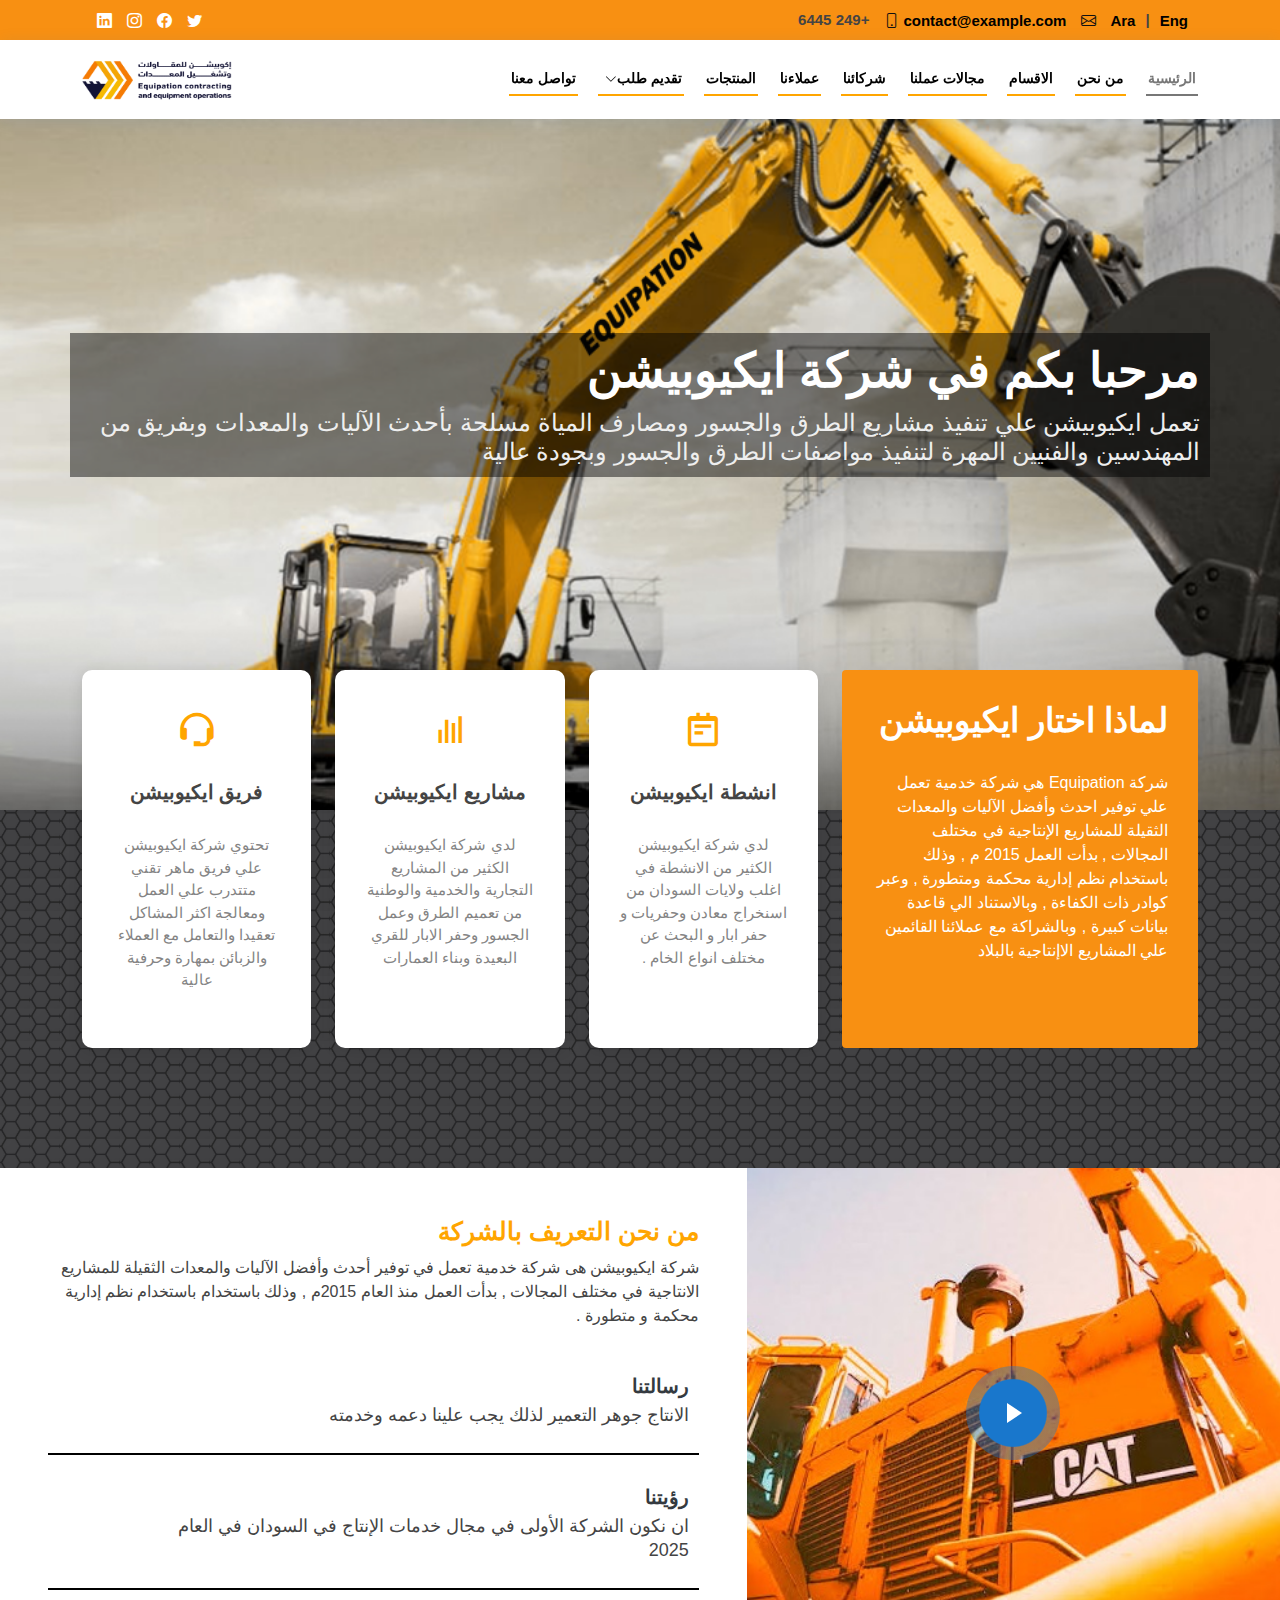
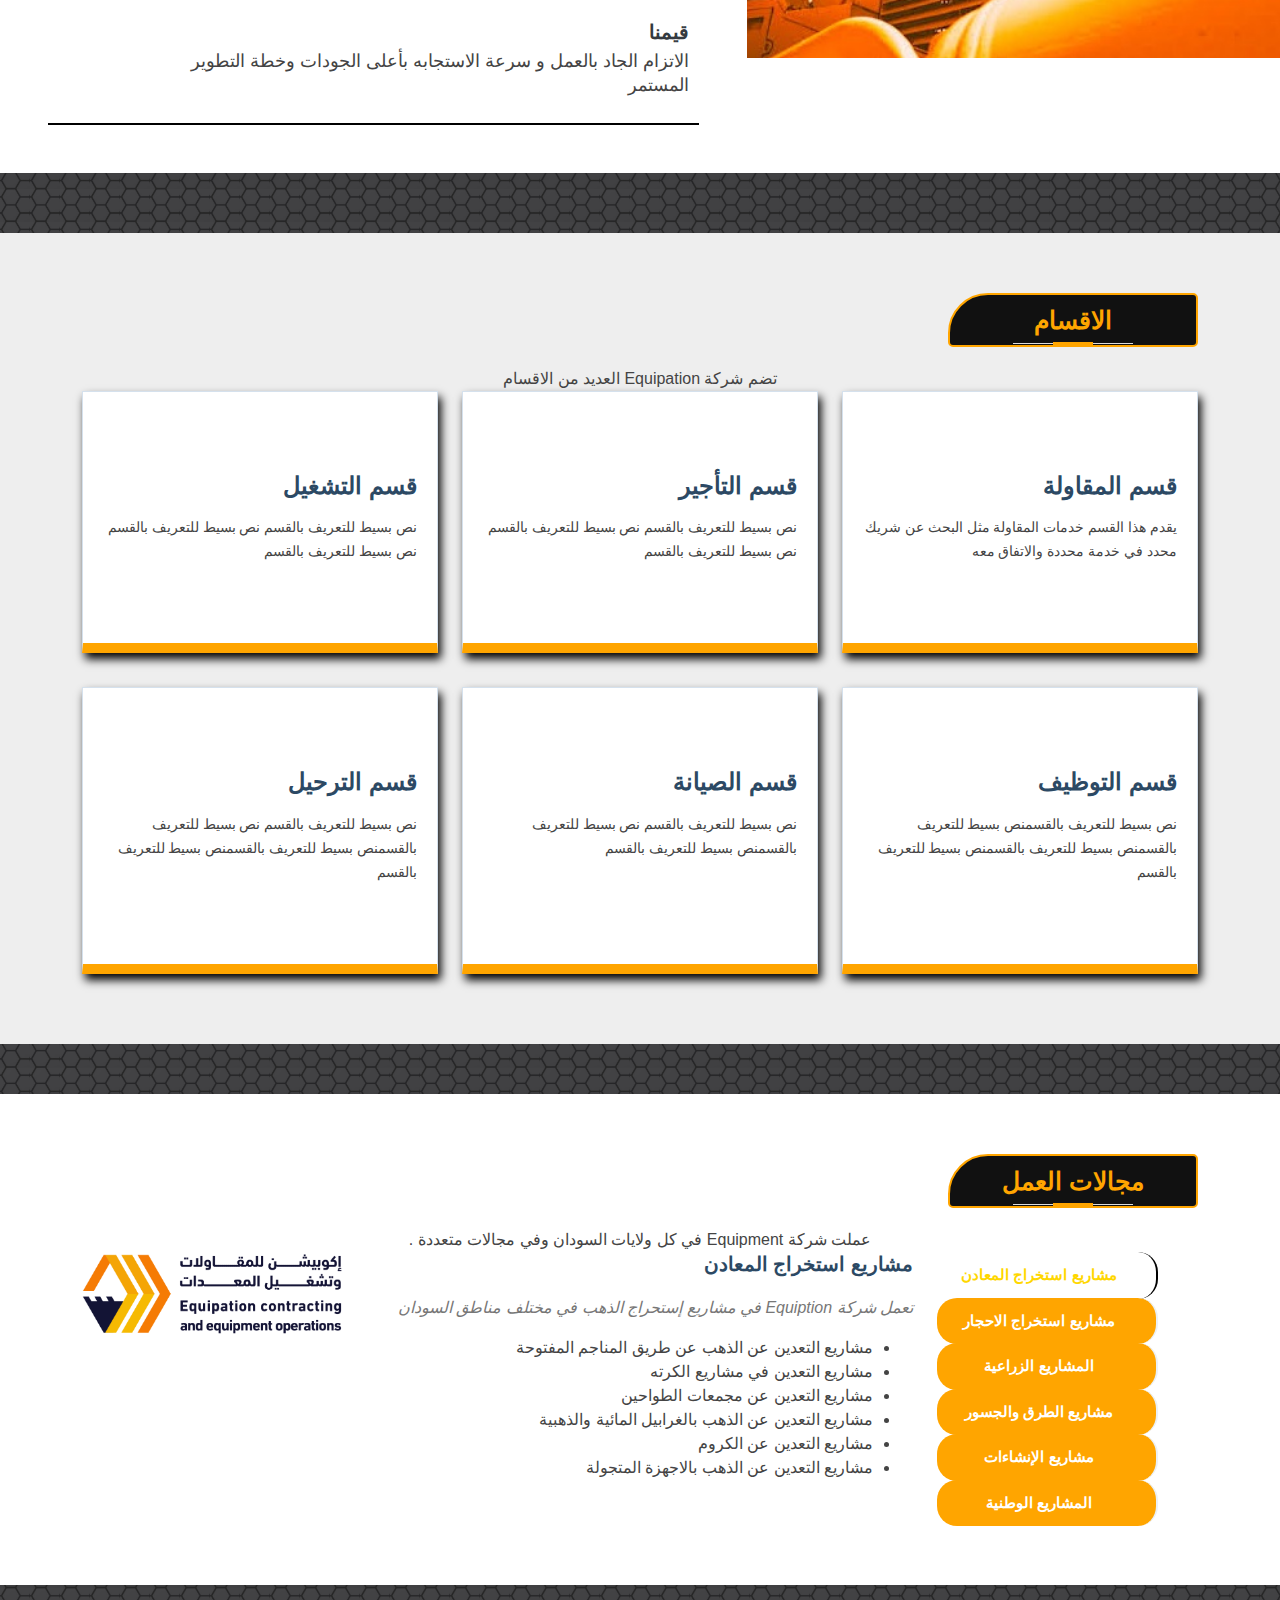
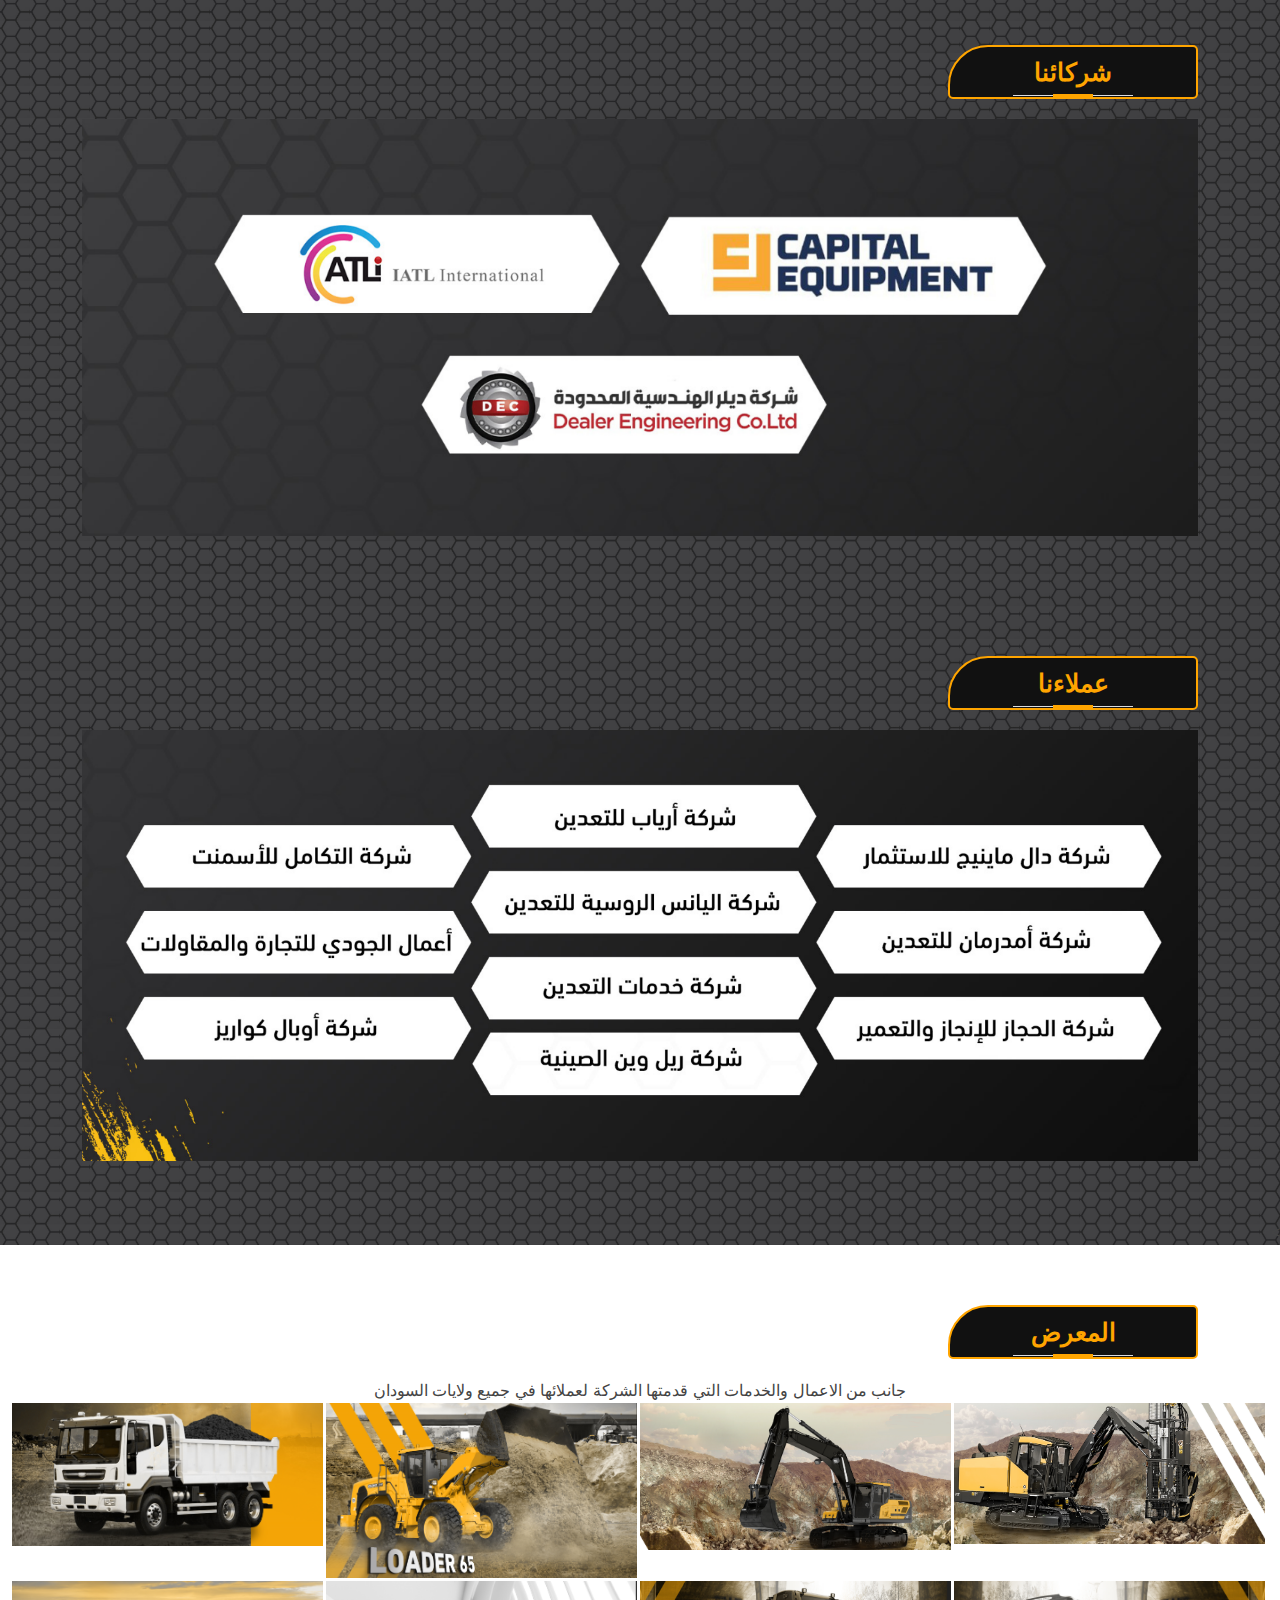
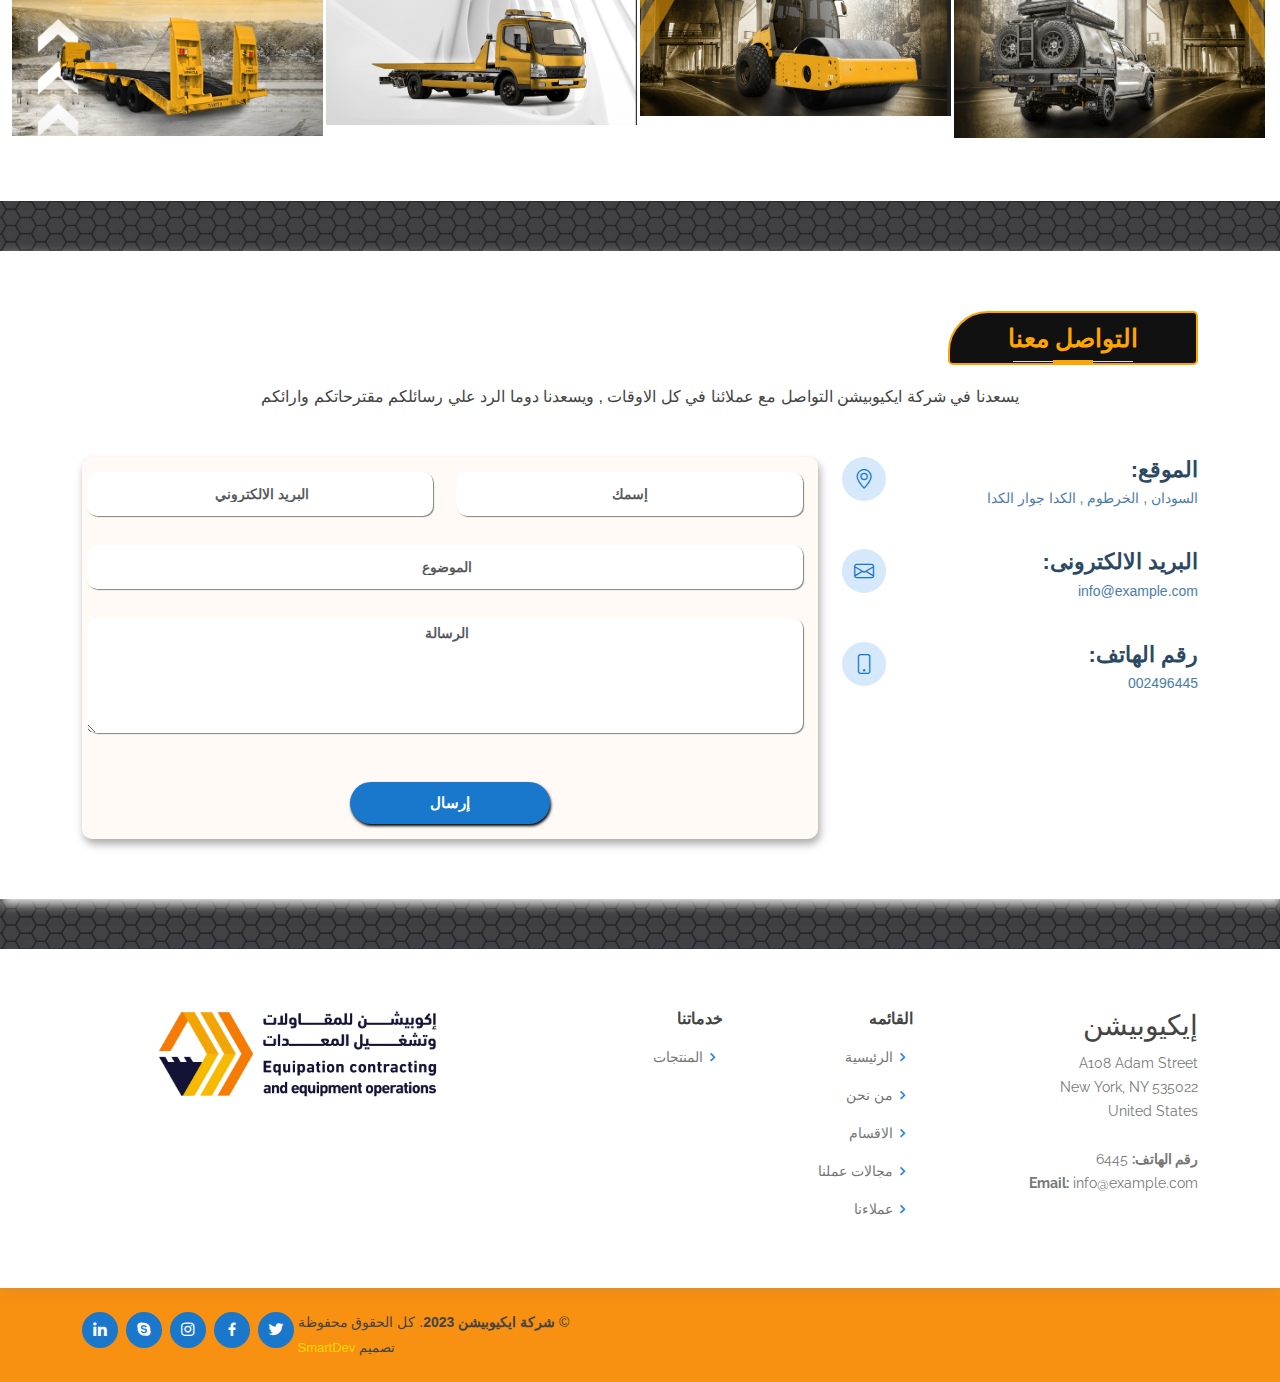
<file: Arabic/index.html>
<!DOCTYPE html>
<html dir="rtl">

<head>
  <meta charset="utf-8">
  <meta content="width=device-width, initial-scale=1.0" name="viewport">

  <title>Equipation Compoany</title>
  <meta content="" name="description">
  <meta content="" name="keywords">

  <!-- Favicons -->
  <link href="assets/img/favicon.png" rel="icon">
  <link href="assets/img/apple-touch-icon.png" rel="apple-touch-icon">

  <!-- Google Fonts -->
  <link href="https://fonts.googleapis.com/css?family=Open+Sans:300,300i,400,400i,600,600i,700,700i|Raleway:300,300i,400,400i,500,500i,600,600i,700,700i|Poppins:300,300i,400,400i,500,500i,600,600i,700,700i" rel="stylesheet">

  <!-- Vendor CSS Files -->
  <link href="assets/vendor/fontawesome-free/css/all.min.css" rel="stylesheet">
  <link href="assets/vendor/animate.css/animate.min.css" rel="stylesheet">
  <link href="assets/vendor/bootstrap/css/bootstrap.min.css" rel="stylesheet">
  <link href="assets/vendor/bootstrap-icons/bootstrap-icons.css" rel="stylesheet">
  <link href="assets/vendor/boxicons/css/boxicons.min.css" rel="stylesheet">
  <link href="assets/vendor/glightbox/css/glightbox.min.css" rel="stylesheet">
  <link href="assets/vendor/remixicon/remixicon.css" rel="stylesheet">
  <link href="assets/vendor/swiper/swiper-bundle.min.css" rel="stylesheet">

  <!-- Template Main CSS File -->
  <link href="assets/css/style.css" rel="stylesheet">

  <!-- =======================================================
  * Template Name: Medilab
  * Updated: Jun 23 2023 with Bootstrap v5.3.0
  * Template URL: https://bootstrapmade.com/medilab-free-medical-bootstrap-theme/
  * Author: BootstrapMade.com
  * License: https://bootstrapmade.com/license/
  ======================================================== -->
</head>

<body>

  <!-- ======= Top Bar ======= -->
  <div id="topbar" class="d-flex align-items-center fixed-top">
    <div class="container d-flex justify-content-between">
      <div class="contact-info d-flex align-items-center">

        <a href="../English/index.html" class="linkedin" style="padding: 5px;margin: 5px;">Eng</i></i></a> | 
        <a href="../Arabic/index.html" class="linkedin" style="padding: 5px;margin: 5px;"">Ara</i></i></a>

        <i class="bi bi-envelope"></i> <a href="mailto:contact@example.com">contact@example.com</a>
        <i class="bi bi-phone"></i> +249 6445


      </div>
      <div class="d-none d-lg-flex social-links align-items-center">
        <a href="#" class="twitter"><i class="bi bi-twitter"></i></a>
        <a href="#" class="facebook"><i class="bi bi-facebook"></i></a>
        <a href="#" class="instagram"><i class="bi bi-instagram"></i></a>
        <a href="#" class="linkedin"><i class="bi bi-linkedin"></i></i></a>

      </div>
    </div>
  </div>

  <!-- ======= Header ======= -->
  <header id="header" class="fixed-top">
    <div class="container d-flex align-items-center">

 
      <!-- Uncomment below if you prefer to use an image logo -->
      <!-- <a href="index.html" class="logo me-auto"><img src="assets/img/logo.png" alt="" class="img-fluid"></a>-->

      <nav id="navbar" class="navbar order-last order-lg-0">
        <ul>
          <li><a class="nav-link scrollto active" href="#hero">الرئيسية</a></li>
          <li><a class="nav-link scrollto" href="#about">من نحن</a></li>
          <li><a class="nav-link scrollto" href="#departments">الاقسام</a></li>
          <li><a class="nav-link scrollto" href="#services"> مجالات عملنا </a></li>
          <li><a class="nav-link scrollto" href="#parenter"> شركائنا </a></li>
          <li><a class="nav-link scrollto" href="#cleints"> عملاءنا</a></li>
          <li><a class="nav-link scrollto" href="#doctors">المنتجات</a></li>
          <li class="dropdown"><a href="#"><span> تقديم طلب </span>  <i class="bi bi-chevron-down"></i></a>
            <ul>
              <li><a href="#">طلب تأجير</a></li>
              <!-- <li class="dropdown"><a href="#"><span>Deep Drop Down</span> <i class="bi bi-chevron-right"></i></a>
                <ul>
                  <li><a href="#">Deep Drop Down 1</a></li>
                  <li><a href="#">Deep Drop Down 2</a></li>
                  <li><a href="#">Deep Drop Down 3</a></li>
                  <li><a href="#">Deep Drop Down 4</a></li>
                  <li><a href="#">Deep Drop Down 5</a></li>
                </ul>
              </li> -->
              <li><a href="#">طلب توظيف</a></li>
              <li><a href="#">طلب تشغيل</a></li>
              <li><a href="#">طلب صيانة</a></li>
              <li><a href="#">طلب ترحيل</a></li>
              
    
            </ul>
          </li>
          <li><a class="nav-link scrollto" href="#contact">تواصل معنا</a></li>
        </ul>
        <i class="bi bi-list mobile-nav-toggle"></i>
      </nav><!-- .navbar -->

 <!--      <a href="#appointment" class="appointment-btn scrollto"><span class="d-none d-md-inline">Make an</span> Appointment</a> -->

           <h1 class="logo me-auto"><a href="index.html"><img src="assets/img/logo.jpg" style="width: 150px;"></a></h1>

    </div>
  </header><!-- End Header -->

  <!-- ======= Hero Section ======= -->
  <section id="hero" class="d-flex align-items-center">
    <div class="container" style="background-color: #00000077;padding: 10px;color: #fff;">
      <h1 style="color: #fff;">مرحبا بكم في شركة ايكيوبيشن</h1>
      <h2 style="color: #eee;">تعمل ايكيوبيشن علي تنفيذ مشاريع الطرق والجسور ومصارف المياة مسلحة بأحدث الآليات والمعدات وبفريق من المهندسين والفنيين المهرة لتنفيذ مواصفات الطرق والجسور وبجودة عالية</h2>
      <!-- <a href="#about" class="btn-get-started scrollto">Get Started</a> -->
    </div>
  </section><!-- End Hero -->

  <main id="main">

    <!-- ======= Why Us Section ======= -->
    <section id="why-us" class="why-us">
      <div class="container">

        <div class="row">
          <div class="col-lg-4 d-flex align-items-stretch">
            <div class="content">
              <h3>لماذا اختار ايكيوبيشن</h3>
              <p>
                شركة Equipation هي شركة خدمية تعمل علي توفير احدث وأفضل الآليات والمعدات الثقيلة للمشاريع الإنتاجية في مختلف المجالات , بدأت العمل 2015 م , وذلك باستخدام نظم إدارية محكمة ومتطورة , وعبر كوادر ذات الكفاءة , وبالاستناد الي قاعدة بيانات كبيرة , وبالشراكة مع عملائنا القائمين علي المشاريع الاإنتاجية بالبلاد
              </p>
              <div class="text-center">
                <!-- <a href="#" class="more-btn">Learn More <i class="bx bx-chevron-right"></i></a> -->
              </div>
            </div>
          </div>
          <div class="col-lg-8 d-flex align-items-stretch">
            <div class="icon-boxes d-flex flex-column justify-content-center">
              <div class="row">
                <div class="col-xl-4 d-flex align-items-stretch">
                  <div class="icon-box mt-4 mt-xl-0">
                    <i class="bx bx-notepad"></i>
                    <h4> انشطة ايكيوبيشن </h4>
                    <p> لدي شركة ايكيوبيشن الكثير من الانشطة في اغلب ولايات السودان من اسنخراج معادن وحفريات و حفر ابار و البحث عن مختلف انواع الخام .  </p>
                  </div>
                </div>
                <div class="col-xl-4 d-flex align-items-stretch">
                  <div class="icon-box mt-4 mt-xl-0">
                    <i class="bx bx-bar-chart"></i>
                    <h4> مشاريع ايكيوبيشن </h4>
                    <p> لدي شركة ايكيوبيشن الكثير من المشاريع التجارية والخدمية والوطنية من تعميم الطرق وعمل الجسور وحفر الابار للقري البعيدة وبناء العمارات </p>
                  </div>
                </div>
                <div class="col-xl-4 d-flex align-items-stretch">
                  <div class="icon-box mt-4 mt-xl-0">
                    <i class="bx bx-support"></i>
                    <h4> فريق ايكيوبيشن </h4>
                    <p> تحتوي شركة ايكيوبيشن علي فريق ماهر تقني متتدرب علي العمل ومعالجة اكثر المشاكل تعقيدا والتعامل مع العملاء والزبائن بمهارة وحرفية عالية </p>
                  </div>
                </div>
              </div>
            </div><!-- End .content-->
          </div>
        </div>

      </div>
    </section><!-- End Why Us Section -->

    <!-- ======= About Section ======= -->
    <section id="about" class="about">
      <div class="container-fluid">

        <div class="row">
          <div class="col-xl-5 col-lg-6 video-box d-flex justify-content-center align-items-stretch position-relative">
            <a href="https://www.youtube.com/watch?v=jDDaplaOz7Q" class="glightbox play-btn mb-4"></a>
          </div>

          <div class="col-xl-7 col-lg-6 icon-boxes d-flex flex-column align-items-stretch justify-content-center py-5 px-lg-5">
            <h3>من نحن التعريف بالشركة </h3>
            <p> شركة ايكيوبيشن هى شركة خدمية تعمل في توفير أحدث وأفضل الآليات والمعدات الثقيلة للمشاريع الانتاجية في مختلف المجالات , بدأت العمل منذ العام 2015م , وذلك باستخدام باستخدام نظم إدارية محكمة و متطورة  .  </p>

            <div class="icon-box">
              <!-- <div class="icon"><i class="bx bx-fingerprint"></i></div> -->
              <h4 class="title"><a href="">رسالتنا</a></h4>
              <p class="description">الانتاج جوهر التعمير لذلك يجب علينا دعمه وخدمته </p>
            </div>

            <div class="icon-box">
              <!-- <div class="icon"><i class="bx bx-gift"></i></div> -->
              <h4 class="title"><a href="">رؤيتنا </a></h4>
              <p class="description"> ان نكون الشركة الأولى في مجال خدمات الإنتاج في السودان في العام 2025 </p>
            </div>

            <div class="icon-box">
             <!--  <div class="icon"><i class="bx bx-atom"></i></div> -->
              <h4 class="title"><a href="">قيمنا</a></h4>
              <p class="description"> الاتزام الجاد بالعمل و سرعة الاستجابه بأعلى الجودات وخطة التطوير المستمر  </p>
            </div>

          </div>
        </div>

      </div>
    </section><!-- End About Section -->

    <!-- ======= Counts  احصائيات Section ======= -->
    <!-- <section id="counts" class="counts">
      <div class="container">

        <div class="row">

          <div class="col-lg-3 col-md-6">
            <div class="count-box">
              <i class="fas fa-user-md"></i>
              <span data-purecounter-start="0" data-purecounter-end="85" data-purecounter-duration="1" class="purecounter"></span>
              <p>Doctors</p>
            </div>
          </div>

          <div class="col-lg-3 col-md-6 mt-5 mt-md-0">
            <div class="count-box">
              <i class="far fa-hospital"></i>
              <span data-purecounter-start="0" data-purecounter-end="18" data-purecounter-duration="1" class="purecounter"></span>
              <p>Departments</p>
            </div>
          </div>

          <div class="col-lg-3 col-md-6 mt-5 mt-lg-0">
            <div class="count-box">
              <i class="fas fa-flask"></i>
              <span data-purecounter-start="0" data-purecounter-end="12" data-purecounter-duration="1" class="purecounter"></span>
              <p>Research Labs</p>
            </div>
          </div>

          <div class="col-lg-3 col-md-6 mt-5 mt-lg-0">
            <div class="count-box">
              <i class="fas fa-award"></i>
              <span data-purecounter-start="0" data-purecounter-end="150" data-purecounter-duration="1" class="purecounter"></span>
              <p>Awards</p>
            </div>
          </div>

        </div>

      </div>
    </section>End Counts Section -->

    <!-- ======= Services Section ======= -->
    <section id="departments" class="departments">
      <div class="container">

        <div class="section-title">
          <h2>  الاقسام  </h2>
          <p> تضم شركة Equipation العديد من الاقسام </p>
        </div>

        <div class="row">
          <div class="col-lg-4 col-md-6 d-flex align-items-stretch">
            <div class="icon-box">
              <!-- <div class="icon"><i class="fas fa-heartbeat"></i></div> -->
              <h4><a href=""> قسم المقاولة </a></h4>
              <p> يقدم هذا القسم خدمات المقاولة مثل البحث عن شريك محدد في خدمة محددة والاتفاق معه  </p>
            </div>
          </div>

          <div class="col-lg-4 col-md-6 d-flex align-items-stretch mt-4 mt-md-0">
            <div class="icon-box">
              <!-- <div class="icon"><i class="fas fa-pills"></i></div> -->
              <h4><a href=""> قسم التأجير </a></h4>
              <p> نص بسيط للتعريف بالقسم نص بسيط للتعريف بالقسم نص بسيط للتعريف بالقسم</p>
            </div>
          </div>

          <div class="col-lg-4 col-md-6 d-flex align-items-stretch mt-4 mt-lg-0">
            <div class="icon-box">
              <!-- <div class="icon"><i class="fas fa-hospital-user"></i></div> -->
              <h4><a href=""> قسم التشغيل  </a></h4>
              <p> نص بسيط للتعريف بالقسم  نص بسيط للتعريف بالقسم نص بسيط للتعريف بالقسم</p>
             </div>
          </div>

          <div class="col-lg-4 col-md-6 d-flex align-items-stretch mt-4">
            <div class="icon-box">
              <!-- <div class="icon"><i class="fas fa-dna"></i></div> -->
              <h4><a href=""> قسم التوظيف </a></h4>
              <p>نص بسيط للتعريف بالقسمنص بسيط للتعريف بالقسمنص بسيط للتعريف بالقسمنص بسيط للتعريف بالقسم</p>
            </div>
          </div>

          <div class="col-lg-4 col-md-6 d-flex align-items-stretch mt-4">
            <div class="icon-box">
              <!-- <div class="icon"><i class="fas fa-wheelchair"></i></div> -->
              <h4><a href="">قسم الصيانة </a></h4>
              <p> نص بسيط للتعريف بالقسم نص بسيط للتعريف بالقسمنص بسيط للتعريف بالقسم</p>
            </div>
          </div>

          <div class="col-lg-4 col-md-6 d-flex align-items-stretch mt-4">
            <div class="icon-box">
              <!-- <div class="icon"><i class="fas fa-notes-medical"></i></div> -->
              <h4><a href=""> قسم الترحيل  </a></h4>
              <p> نص بسيط للتعريف بالقسم نص بسيط للتعريف بالقسمنص بسيط للتعريف بالقسمنص بسيط للتعريف بالقسم</p>
            </div>
          </div>

        </div>

      </div>
    </section><!-- End Services Section -->

      <!-- ======= Departments Section ======= -->
      <section id="services" class="services">
        <div class="container">
  
          <div class="section-title">
            <h2>مجالات العمل</h2>
            <p>
              عملت شركة Equipment في كل ولايات السودان وفي مجالات متعددة
              .</p>
          </div>
  
          <div class="row gy-4">
            <div class="col-lg-3">
              <ul class="nav nav-tabs flex-column">
                <li class="nav-item">
                  <a class="nav-link active show" data-bs-toggle="tab" href="#tab-1"> مشاريع استخراج المعادن </a>
                </li>
                <li class="nav-item">
                  <a class="nav-link" data-bs-toggle="tab" href="#tab-2"> مشاريع استخراج الاحجار </a>
                </li>
                <li class="nav-item">
                  <a class="nav-link" data-bs-toggle="tab" href="#tab-3">المشاريع  الزراعية </a>
                </li>
                <li class="nav-item">
                  <a class="nav-link" data-bs-toggle="tab" href="#tab-4"> مشاريع الطرق والجسور </a>
                </li>
                <li class="nav-item">
                  <a class="nav-link" data-bs-toggle="tab" href="#tab-5"> مشاريع الإنشاءات </a>
                </li>
  
                <li class="nav-item">
                  <a class="nav-link" data-bs-toggle="tab" href="#tab-6"> المشاريع الوطنية </a>
                </li>
              </ul>
            </div>
            <div class="col-lg-9">
              <div class="tab-content">
                <div class="tab-pane active show" id="tab-1">
                  <div class="row gy-4">
                    <div class="col-lg-8 details order-2 order-lg-1">
                      <h3> مشاريع استخراج المعادن </h3>
                      <p class="fst-italic"> تعمل شركة Equiption في مشاريع إستحراج الذهب في مختلف مناطق السودان </p>
                      <p>
                        <ul>
                          <li> مشاريع التعدين عن الذهب عن طريق المناجم المفتوحة </li>
                          <li> مشاريع التعدين في مشاريع الكرته </li>
                          <li> مشاريع التعدين عن مجمعات الطواحين </li>
                          <li> مشاريع التعدين عن الذهب بالغرابيل المائية والذهبية </li>
                          <li> مشاريع التعدين عن الكروم </li>
                          <li> مشاريع التعدين عن الذهب بالاجهزة المتجولة </li>
                        </ul>
                      </p>
                    </div>
                    <div class="col-lg-4 text-center order-1 order-lg-2">
                      <img src="assets/img/logo.jpg" alt="" class="img-fluid">
                    </div>
                  </div>
                </div>
                <div class="tab-pane" id="tab-2">
                  <div class="row gy-4">
                    <div class="col-lg-8 details order-2 order-lg-1">
                      <h3> مشاريع إستخراج الاحجار </h3>
                      <p class="fst-italic"> توفر Equipation الأليات اللازمة لتشغيل المحاجر وتعمل الشركة في  </p>
                      <p>
                        <b> مشاريع محاجر الرخام : </b>
                        يتم انتاج الرخام الابيض من الحجر الجيري او الدولوميت شديد النقاء ( بنسبة سيليكات ضئيلة) والعروق المميزة لكل انواع الرخام الملون عادة ما تكون بسبب الشوائب المعدنية المختلفة مثل الطين او الطمي او الرمل او اكاسيد الحديد <br/>
                        <b> مشاريع محاجر الاسمنت  : </b>
                        صنع الاسمنت من خليط من الحجر الكلسي بنسبة 75% و 25% من الطين . ويمكن إضافة خام الحديد او الرمل إذا كان الطين يحتوي علي نسبة ضعيفة من اكسيد الحديد او اكسيد السيلكون . ثم يتم تكسيرها الي حبيبات في شكل حصى

                      </p>
                    </div>
                    <div class="col-lg-4 text-center order-1 order-lg-2">
                      <img src="assets/img/logo.jpg" alt="" class="img-fluid">
                    </div>
                  </div>
                </div>
                <div class="tab-pane" id="tab-3">
                  <div class="row gy-4">
                    <div class="col-lg-8 details order-2 order-lg-1">
                      <h3>المشاريع الزراعية </h3>
                      <p> تلعب الاليات الثقيلة دورا في تحضير الاراضى الزراعية وتسويتها . تساهم Equipation بفعالية في عدد من المشتريع الزراعية عن طريق توفير اليات ذات اداء عالي وفريق فني مختص </p>
                      <p>
                        <ul>
                          <li> حفر وتنظيف قنوات الري والترع </li>
                          <li> تنفيذ وتسوية الشوارع الداخلية في المزارع  </li>
                          <li> تنظيف المزارع وإزالة الاشجار والحشائش الضارة </li>
                          <li> تسوية وتحضير الاراضى الزراعية </li>
                          <li> تنفيذ مشاريع تسوية المزارع </li>
                        </ul>
                      </p>
                    </div>
                    <div class="col-lg-4 text-center order-1 order-lg-2">
                      <img src="assets/img/logo.jpg" alt="" class="img-fluid">
                    </div>
                  </div>
                </div>
                <div class="tab-pane" id="tab-4">
                  <div class="row gy-4">
                    <div class="col-lg-8 details order-2 order-lg-1">
                      <h3> مشاريع الطرق والجسور </h3>
                      <p> تعمل Equipation علي تنفيذ مشاريع الطرق والجسور ومصارف المياء مسلحة بأحدث الآليات <br> </p>
                      <p> والمعدات وبفريق من المهندسين والفنيين المهرة لتنفيذ مشاريع الطرق والجسور بمواصفات عالمية </p>
                    </div>
                    <div class="col-lg-4 text-center order-1 order-lg-2">
                      <img src="assets/img/logo.jpg" alt="" class="img-fluid">
                    </div>
                  </div>
                </div>
                <div class="tab-pane" id="tab-5">
                  <div class="row gy-4">
                    <div class="col-lg-8 details order-2 order-lg-1">
                      <h3> مشاريع الإنشاءات </h3>
                      <p> تماشيا مع الطفرة العمرانية التي تشهدها البلاد , طورت Equipation من خدماتها في مجال الإنشاءات ووفرت مجموعة من الخدمات التي تخدم مشاريع الإنشاءات منها :  </p>
                      <p>
                        <ul>
                          <li> مشاريع صناعة الطوب بمختلف الانواع والاحجام  </li>
                          <li> حفر القواعد اللازمة لانشاء المبانى والعمارات </li>
                          <li> إزالة المبانى القديمة ونقل الانقاض  </li>
                          <li> تحويل ونقل مواد البناء  </li>
                          </ul>
                        </p>
                    </div>
                    <div class="col-lg-4 text-center order-1 order-lg-2">
                      <img src="assets/img/logo.jpg" alt="" class="img-fluid">
                    </div>
                  </div>
                </div>

                <div class="tab-pane" id="tab-6">
                  <div class="row gy-4">
                    <div class="col-lg-8 details order-2 order-lg-1">
                      <h3> المشاريع الوطنية </h3>
                      <p> انطلاقا من مسؤوليتها تجاه البلاد والعباد نفذت Equipation عددا من المشاريع الوطنية مثل :  </p>
                      <p>
                        <ul>
                          <li> فتح مجارى المياه في الخريف </li>
                          <li> فتح وتنظيف الشوارع </li>
                          <li> مشاريع الصرف الصحى ومجاري المياه </li>
                        
                          </ul>
                        </p>
                    </div>
                    <div class="col-lg-4 text-center order-1 order-lg-2">
                      <img src="assets/img/logo.jpg" alt="" class="img-fluid">
                    </div>
                  </div>
                </div>
              </div>
            </div>
          </div>
  
        </div>
      </section><!-- End Departments Section -->

    <!-- ========== Parenter Section ============-->
    <section id="parenter" class="parenter"> 
      <div class="container">
        <div class="section-title">
          <h2> شركائنا  </h2>
          <p>
          <img src="assets/img/parenter.png" alt="" style="width: 100%;">
        </p>
        </div>

       

      </div>
    </section>


    <section id="cleints" class="cleints"> 
      <div class="container">
        <div class="section-title">
          <h2> عملاءنا  </h2>
          <p><img src="assets/img/clients.png" alt="" style="width: 100%;"></p>
        </div>
      </div>
    </section>


    <!-- ======= Doctors Section ======= -->
    <!-- <section id="doctors" class="doctors">
      <div class="container">

        <div class="section-title">
          <h2>Doctors</h2>
          <p>Magnam dolores commodi suscipit. Necessitatibus eius consequatur ex aliquid fuga eum quidem. Sit sint consectetur velit. Quisquam quos quisquam cupiditate. Et nemo qui impedit suscipit alias ea. Quia fugiat sit in iste officiis commodi quidem hic quas.</p>
        </div>

        <div class="row">

          <div class="col-lg-6">
            <div class="member d-flex align-items-start">
              <div class="pic"><img src="assets/img/doctors/doctors-1.jpg" class="img-fluid" alt=""></div>
              <div class="member-info">
                <h4>Walter White</h4>
                <span>Chief Medical Officer</span>
                <p>Explicabo voluptatem mollitia et repellat qui dolorum quasi</p>
                <div class="social">
                  <a href=""><i class="ri-twitter-fill"></i></a>
                  <a href=""><i class="ri-facebook-fill"></i></a>
                  <a href=""><i class="ri-instagram-fill"></i></a>
                  <a href=""> <i class="ri-linkedin-box-fill"></i> </a>
                </div>
              </div>
            </div>
          </div>

          <div class="col-lg-6 mt-4 mt-lg-0">
            <div class="member d-flex align-items-start">
              <div class="pic"><img src="assets/img/doctors/doctors-2.jpg" class="img-fluid" alt=""></div>
              <div class="member-info">
                <h4>Sarah Jhonson</h4>
                <span>Anesthesiologist</span>
                <p>Aut maiores voluptates amet et quis praesentium qui senda para</p>
                <div class="social">
                  <a href=""><i class="ri-twitter-fill"></i></a>
                  <a href=""><i class="ri-facebook-fill"></i></a>
                  <a href=""><i class="ri-instagram-fill"></i></a>
                  <a href=""> <i class="ri-linkedin-box-fill"></i> </a>
                </div>
              </div>
            </div>
          </div>

          <div class="col-lg-6 mt-4">
            <div class="member d-flex align-items-start">
              <div class="pic"><img src="assets/img/doctors/doctors-3.jpg" class="img-fluid" alt=""></div>
              <div class="member-info">
                <h4>William Anderson</h4>
                <span>Cardiology</span>
                <p>Quisquam facilis cum velit laborum corrupti fuga rerum quia</p>
                <div class="social">
                  <a href=""><i class="ri-twitter-fill"></i></a>
                  <a href=""><i class="ri-facebook-fill"></i></a>
                  <a href=""><i class="ri-instagram-fill"></i></a>
                  <a href=""> <i class="ri-linkedin-box-fill"></i> </a>
                </div>
              </div>
            </div>
          </div>

          <div class="col-lg-6 mt-4">
            <div class="member d-flex align-items-start">
              <div class="pic"><img src="assets/img/doctors/doctors-4.jpg" class="img-fluid" alt=""></div>
              <div class="member-info">
                <h4>Amanda Jepson</h4>
                <span>Neurosurgeon</span>
                <p>Dolorum tempora officiis odit laborum officiis et et accusamus</p>
                <div class="social">
                  <a href=""><i class="ri-twitter-fill"></i></a>
                  <a href=""><i class="ri-facebook-fill"></i></a>
                  <a href=""><i class="ri-instagram-fill"></i></a>
                  <a href=""> <i class="ri-linkedin-box-fill"></i> </a>
                </div>
              </div>
            </div>
          </div>

        </div>

      </div>
    </section -->><!-- End Doctors Section -->

    <!-- ======= Frequently Asked Questions Section ======= -->
    <!-- <section id="faq" class="faq section-bg">
      <div class="container">

        <div class="section-title">
          <h2>Frequently Asked Questions</h2>
          <p>Magnam dolores commodi suscipit. Necessitatibus eius consequatur ex aliquid fuga eum quidem. Sit sint consectetur velit. Quisquam quos quisquam cupiditate. Et nemo qui impedit suscipit alias ea. Quia fugiat sit in iste officiis commodi quidem hic quas.</p>
        </div>

        <div class="faq-list">
          <ul>
            <li data-aos="fade-up">
              <i class="bx bx-help-circle icon-help"></i> <a data-bs-toggle="collapse" class="collapse" data-bs-target="#faq-list-1">Non consectetur a erat nam at lectus urna duis? <i class="bx bx-chevron-down icon-show"></i><i class="bx bx-chevron-up icon-close"></i></a>
              <div id="faq-list-1" class="collapse show" data-bs-parent=".faq-list">
                <p>
                  Feugiat pretium nibh ipsum consequat. Tempus iaculis urna id volutpat lacus laoreet non curabitur gravida. Venenatis lectus magna fringilla urna porttitor rhoncus dolor purus non.
                </p>
              </div>
            </li>

            <li data-aos="fade-up" data-aos-delay="100">
              <i class="bx bx-help-circle icon-help"></i> <a data-bs-toggle="collapse" data-bs-target="#faq-list-2" class="collapsed">Feugiat scelerisque varius morbi enim nunc? <i class="bx bx-chevron-down icon-show"></i><i class="bx bx-chevron-up icon-close"></i></a>
              <div id="faq-list-2" class="collapse" data-bs-parent=".faq-list">
                <p>
                  Dolor sit amet consectetur adipiscing elit pellentesque habitant morbi. Id interdum velit laoreet id donec ultrices. Fringilla phasellus faucibus scelerisque eleifend donec pretium. Est pellentesque elit ullamcorper dignissim. Mauris ultrices eros in cursus turpis massa tincidunt dui.
                </p>
              </div>
            </li>

            <li data-aos="fade-up" data-aos-delay="200">
              <i class="bx bx-help-circle icon-help"></i> <a data-bs-toggle="collapse" data-bs-target="#faq-list-3" class="collapsed">Dolor sit amet consectetur adipiscing elit? <i class="bx bx-chevron-down icon-show"></i><i class="bx bx-chevron-up icon-close"></i></a>
              <div id="faq-list-3" class="collapse" data-bs-parent=".faq-list">
                <p>
                  Eleifend mi in nulla posuere sollicitudin aliquam ultrices sagittis orci. Faucibus pulvinar elementum integer enim. Sem nulla pharetra diam sit amet nisl suscipit. Rutrum tellus pellentesque eu tincidunt. Lectus urna duis convallis convallis tellus. Urna molestie at elementum eu facilisis sed odio morbi quis
                </p>
              </div>
            </li>

            <li data-aos="fade-up" data-aos-delay="300">
              <i class="bx bx-help-circle icon-help"></i> <a data-bs-toggle="collapse" data-bs-target="#faq-list-4" class="collapsed">Tempus quam pellentesque nec nam aliquam sem et tortor consequat? <i class="bx bx-chevron-down icon-show"></i><i class="bx bx-chevron-up icon-close"></i></a>
              <div id="faq-list-4" class="collapse" data-bs-parent=".faq-list">
                <p>
                  Molestie a iaculis at erat pellentesque adipiscing commodo. Dignissim suspendisse in est ante in. Nunc vel risus commodo viverra maecenas accumsan. Sit amet nisl suscipit adipiscing bibendum est. Purus gravida quis blandit turpis cursus in.
                </p>
              </div>
            </li>

            <li data-aos="fade-up" data-aos-delay="400">
              <i class="bx bx-help-circle icon-help"></i> <a data-bs-toggle="collapse" data-bs-target="#faq-list-5" class="collapsed">Tortor vitae purus faucibus ornare. Varius vel pharetra vel turpis nunc eget lorem dolor? <i class="bx bx-chevron-down icon-show"></i><i class="bx bx-chevron-up icon-close"></i></a>
              <div id="faq-list-5" class="collapse" data-bs-parent=".faq-list">
                <p>
                  Laoreet sit amet cursus sit amet dictum sit amet justo. Mauris vitae ultricies leo integer malesuada nunc vel. Tincidunt eget nullam non nisi est sit amet. Turpis nunc eget lorem dolor sed. Ut venenatis tellus in metus vulputate eu scelerisque.
                </p>
              </div>
            </li>

          </ul>
        </div>

      </div>
    </section>End Frequently Asked Questions Section -->

    <!-- ======= Gallery Section ======= -->
    <section id="gallery" class="gallery">
      <div class="container">

        <div class="section-title">
          <h2> المعرض </h2>
          <p> جانب من الاعمال والخدمات التي قدمتها الشركة لعملائها في جميع ولايات السودان  </p>
        </div>
      </div>

      <div class="container-fluid">
        <div class="row g-0">

          <div class="col-lg-3 col-md-4">
            <div class="gallery-item">
              <a href="assets/img/gallery/gallery-1.jpg" class="galelry-lightbox">
                <img src="assets/img/gallery/gallery-1.jpg" alt="" class="img-fluid">
              </a>
            </div>
          </div>

          <div class="col-lg-3 col-md-4">
            <div class="gallery-item">
              <a href="assets/img/gallery/gallery-2.jpg" class="galelry-lightbox">
                <img src="assets/img/gallery/gallery-2.jpg" alt="" class="img-fluid">
              </a>
            </div>
          </div>

          <div class="col-lg-3 col-md-4">
            <div class="gallery-item">
              <a href="assets/img/gallery/gallery-3.jpg" class="galelry-lightbox">
                <img src="assets/img/gallery/gallery-3.jpg" alt="" class="img-fluid">
              </a>
            </div>
          </div>

          <div class="col-lg-3 col-md-4">
            <div class="gallery-item">
              <a href="assets/img/gallery/gallery-4.jpg" class="galelry-lightbox">
                <img src="assets/img/gallery/gallery-4.jpg" alt="" class="img-fluid">
              </a>
            </div>
          </div>

          <div class="col-lg-3 col-md-4">
            <div class="gallery-item">
              <a href="assets/img/gallery/gallery-5.jpg" class="galelry-lightbox">
                <img src="assets/img/gallery/gallery-5.jpg" alt="" class="img-fluid">
              </a>
            </div>
          </div>

          <div class="col-lg-3 col-md-4">
            <div class="gallery-item">
              <a href="assets/img/gallery/gallery-6.jpg" class="galelry-lightbox">
                <img src="assets/img/gallery/gallery-6.jpg" alt="" class="img-fluid">
              </a>
            </div>
          </div>

          <div class="col-lg-3 col-md-4">
            <div class="gallery-item">
              <a href="assets/img/gallery/gallery-7.jpg" class="galelry-lightbox">
                <img src="assets/img/gallery/gallery-7.jpg" alt="" class="img-fluid">
              </a>
            </div>
          </div>

          <div class="col-lg-3 col-md-4">
            <div class="gallery-item">
              <a href="assets/img/gallery/gallery-8.jpg" class="galelry-lightbox">
                <img src="assets/img/gallery/gallery-8.jpg" alt="" class="img-fluid">
              </a>
            </div>
          </div>

        </div>

      </div>
    </section><!-- End Gallery Section -->

    <!-- ======= Contact Section ======= -->
    <section id="contact" class="contact">
      <div class="container">

        <div class="section-title">
          <h2>التواصل معنا </h2>
          <p> يسعدنا في شركة ايكيوبيشن التواصل مع عملائنا في كل الاوقات , ويسعدنا دوما الرد علي رسائلكم مقترحاتكم وارائكم </p>
        </div>
      </div>

  

      <div class="container">
        <div class="row mt-5">

          <div class="col-lg-4">
            <div class="info">
              <div class="address">
                <i class="bi bi-geo-alt"></i>
                <h4>الموقع:</h4>
                <p> السودان , الخرطوم , الكدا جوار الكدا </p>
              </div>

              <div class="email">
                <i class="bi bi-envelope"></i>
                <h4>البريد الالكترونى:</h4>
                <p>info@example.com</p>
              </div>

              <div class="phone">
                <i class="bi bi-phone" style="direction: rtl;"></i>
                <h4>رقم الهاتف:</h4>
                <p> 002496445</p>
              </div>

            </div>

          </div>

          <div class="col-lg-8 mt-5 mt-lg-0">

            <form action="forms/contact.php" method="post" role="form" class="php-email-form">
              <div class="row">
                <div class="col-md-6 form-group">
                  <input type="text" name="name" class="form-control" id="name" placeholder=" إسمك " required>
                </div>
                <div class="col-md-6 form-group mt-3 mt-md-0">
                  <input type="text" class="form-control" name="email" id="email" placeholder="البريد الالكتروني " required>
                </div>
              </div>
              <div class="form-group mt-3">
                <input type="text" class="form-control" name="subject" id="subject" placeholder="الموضوع " required>
              </div>
              <div class="form-group mt-3">
                <textarea class="form-control" name="message" rows="5" placeholder="الرسالة " required></textarea>
              </div>
              <div class="my-3">
                <div class="loading">Loading</div>
                <div class="error-message"></div>
                <div class="sent-message">Your message has been sent. Thank you!</div>
              </div>
              <div class="text-center"><button type="submit"> إرسال </button></div>
            </form>

          </div>

        </div>

      </div>
    </section><!-- End Contact Section -->

  </main><!-- End #main -->

  <!-- ======= Footer ======= -->
  <footer id="footer">

    <div class="footer-top">
      <div class="container">
        <div class="row">

          <div class="col-lg-3 col-md-6 footer-contact">
            <h3>إيكيوبيشن </h3>
            <p>
              A108 Adam Street <br>
              New York, NY 535022<br>
              United States <br><br>
              <strong>رقم الهاتف:</strong> 6445<br>
              <strong>Email:</strong> info@example.com<br>
            </p>
          </div>

          <div class="col-lg-2 col-md-6 footer-links">
            <h4> القائمه</h4>
            <ul>
              <li><i class="bx bx-chevron-right"></i> <a href="#hero">الرئيسية</a></li>
              <li><i class="bx bx-chevron-right"></i> <a href="#about">من نحن</a></li>
              <li><i class="bx bx-chevron-right"></i> <a href="#departments">الاقسام</a></li>
              <li><i class="bx bx-chevron-right"></i> <a href="#services"> مجالات عملنا </a></li>
              <li><i class="bx bx-chevron-right"></i> <a href="#cleints"> عملاءنا</a></li>
            </ul>
          </div>



          <!-- <li><a class="nav-link scrollto" href="#doctors">المنتجات</a></li> -->




          
          <div class="col-lg-3 col-md-6 footer-links">
            <h4>خدماتنا</h4>
            <ul>
              <li><i class="bx bx-chevron-right"></i> <a href="#doctors">المنتجات</a></li>
           
            </ul>
          </div>

          <div class="col-lg-4 col-md-6 footer-newsletter">
              <h1 class="logo me-auto"><a href="index.html"><img src="assets/img/logo.jpg" style="width: 280px;"></a></h1>

          </div>

        </div>
      </div>
    </div>

    <div class="container d-md-flex py-4">

      <div class="me-md-auto text-center text-md-start">
        <div class="copyright">
          &copy;  <strong><span> شركة ايكيوبيشن </span>2023</strong>. كل الحقوق محفوظة
        </div>
        <div class="credits">
          <!-- All the links in the footer should remain intact. -->
          <!-- You can delete the links only if you purchased the pro version. -->
          <!-- Licensing information: https://bootstrapmade.com/license/ -->
          <!-- Purchase the pro version with working PHP/AJAX contact form: https://bootstrapmade.com/medilab-free-medical-bootstrap-theme/ -->
           تصميم <a href="#">SmartDev</a>
        </div>
      </div>
      <div class="social-links text-center text-md-right pt-3 pt-md-0">
        <a href="#" class="twitter"><i class="bx bxl-twitter"></i></a>
        <a href="#" class="facebook"><i class="bx bxl-facebook"></i></a>
        <a href="#" class="instagram"><i class="bx bxl-instagram"></i></a>
        <a href="#" class="google-plus"><i class="bx bxl-skype"></i></a>
        <a href="#" class="linkedin"><i class="bx bxl-linkedin"></i></a>
      </div>
    </div>
  </footer><!-- End Footer -->

  <div id="preloader"></div>
  <a href="#" class="back-to-top d-flex align-items-center justify-content-center"><i class="bi bi-arrow-up-short"></i></a>

  <!-- Vendor JS Files -->
  <script src="assets/vendor/purecounter/purecounter_vanilla.js"></script>
  <script src="assets/vendor/bootstrap/js/bootstrap.bundle.min.js"></script>
  <script src="assets/vendor/glightbox/js/glightbox.min.js"></script>
  <script src="assets/vendor/swiper/swiper-bundle.min.js"></script>
  <script src="assets/vendor/php-email-form/validate.js"></script>

  <!-- Template Main JS File -->
  <script src="assets/js/main.js"></script>

</body>

</html>
</file>
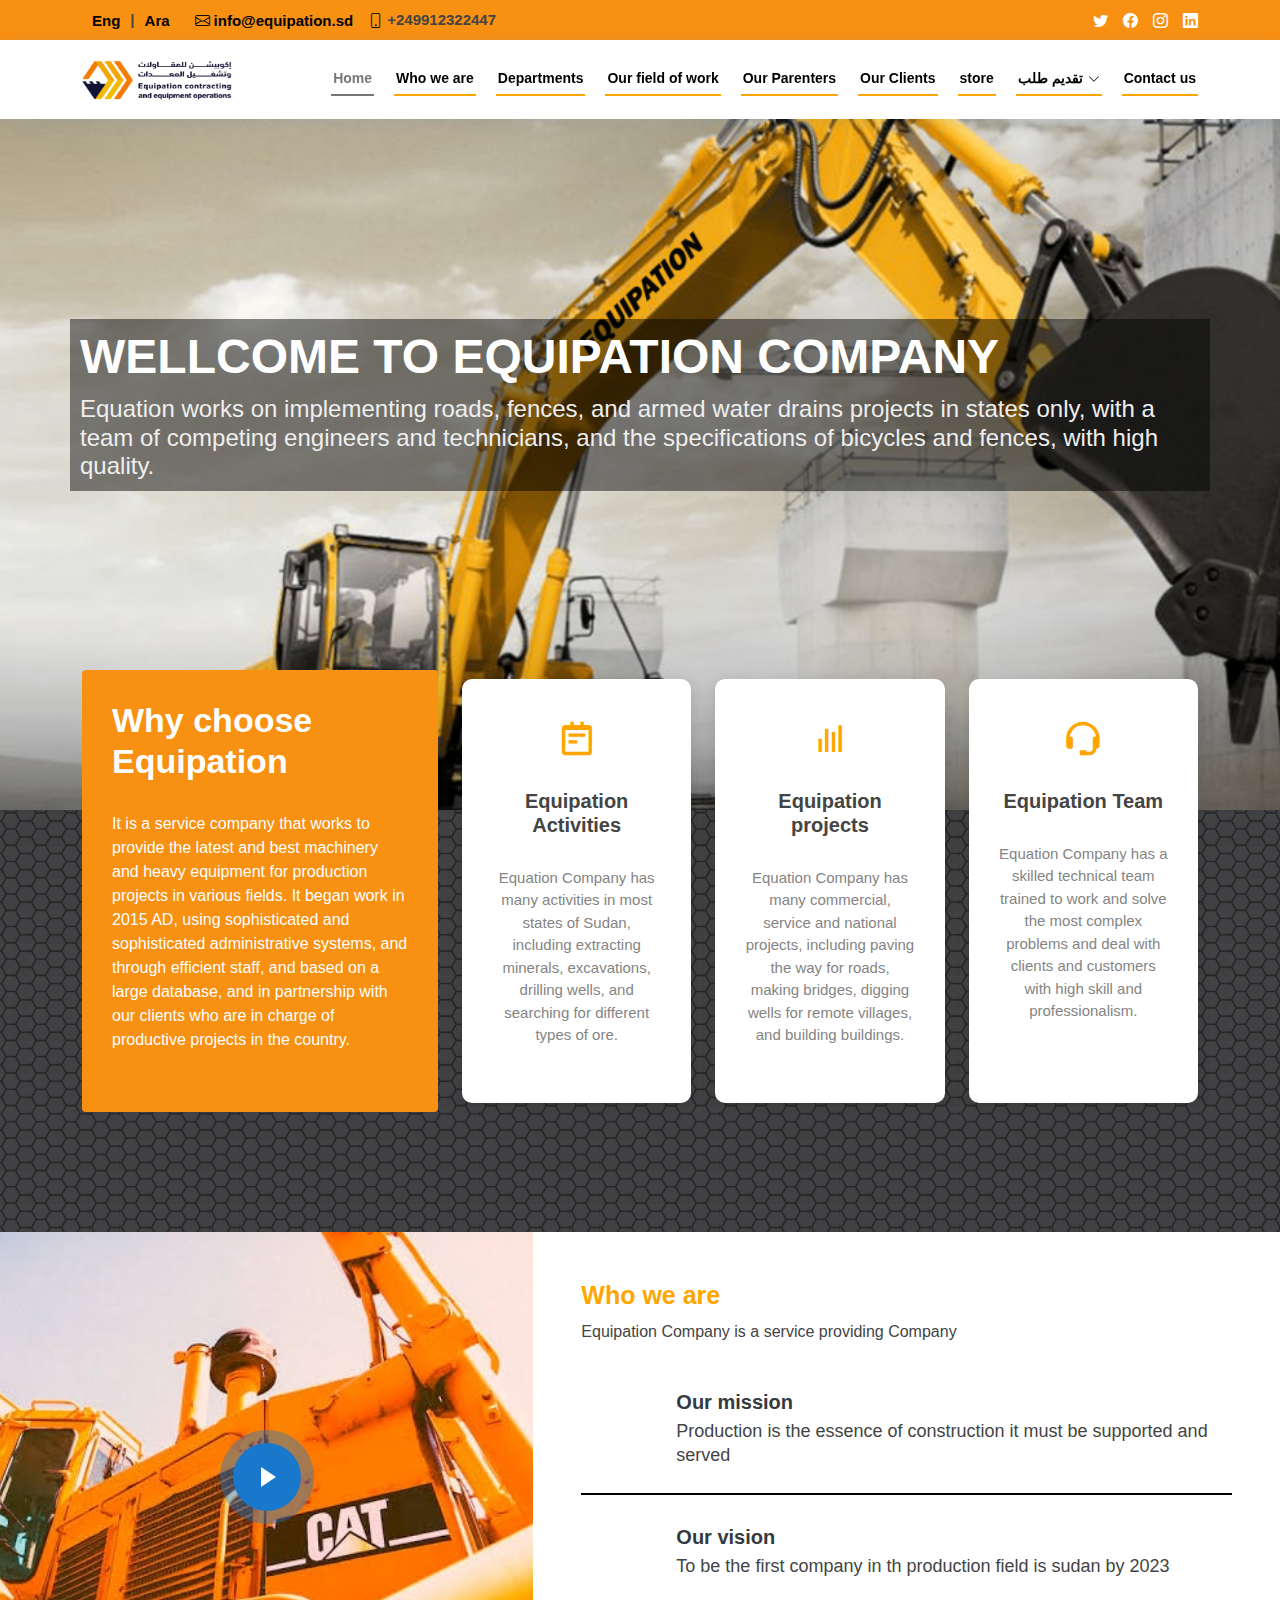
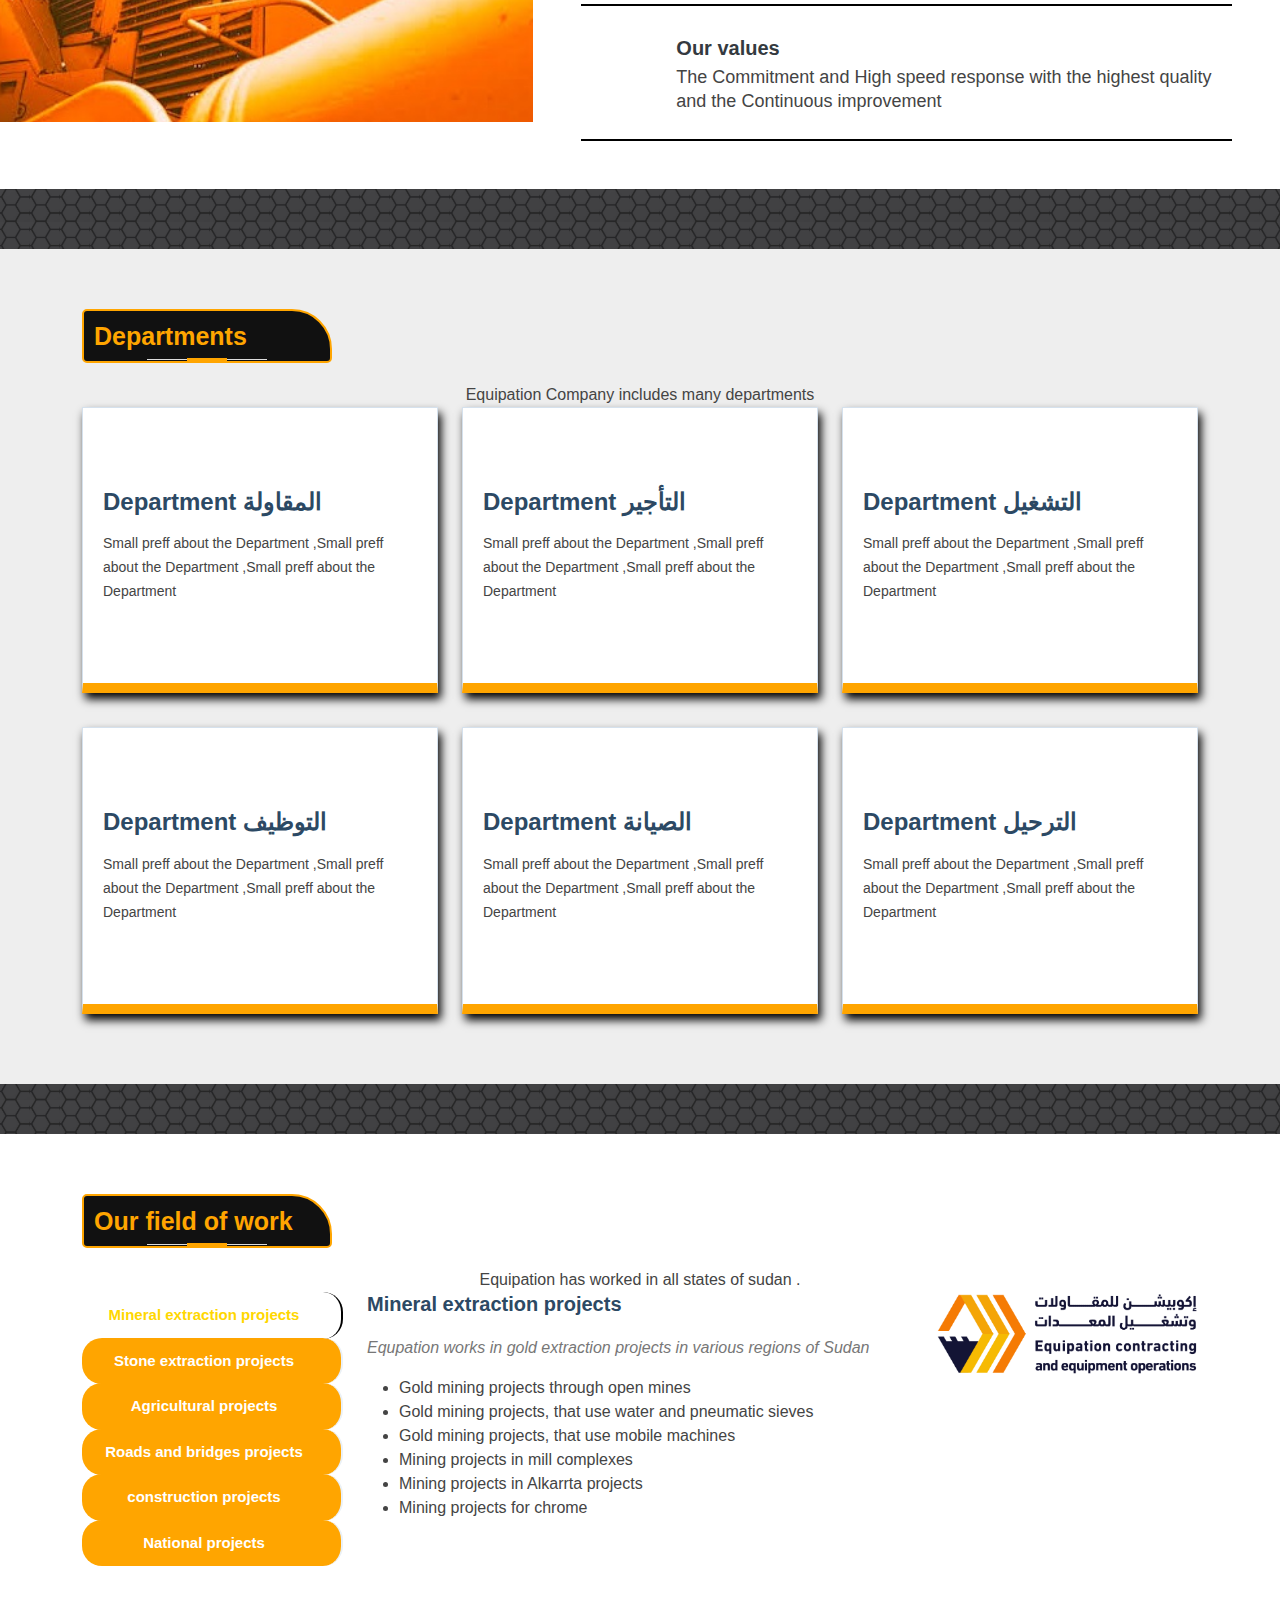
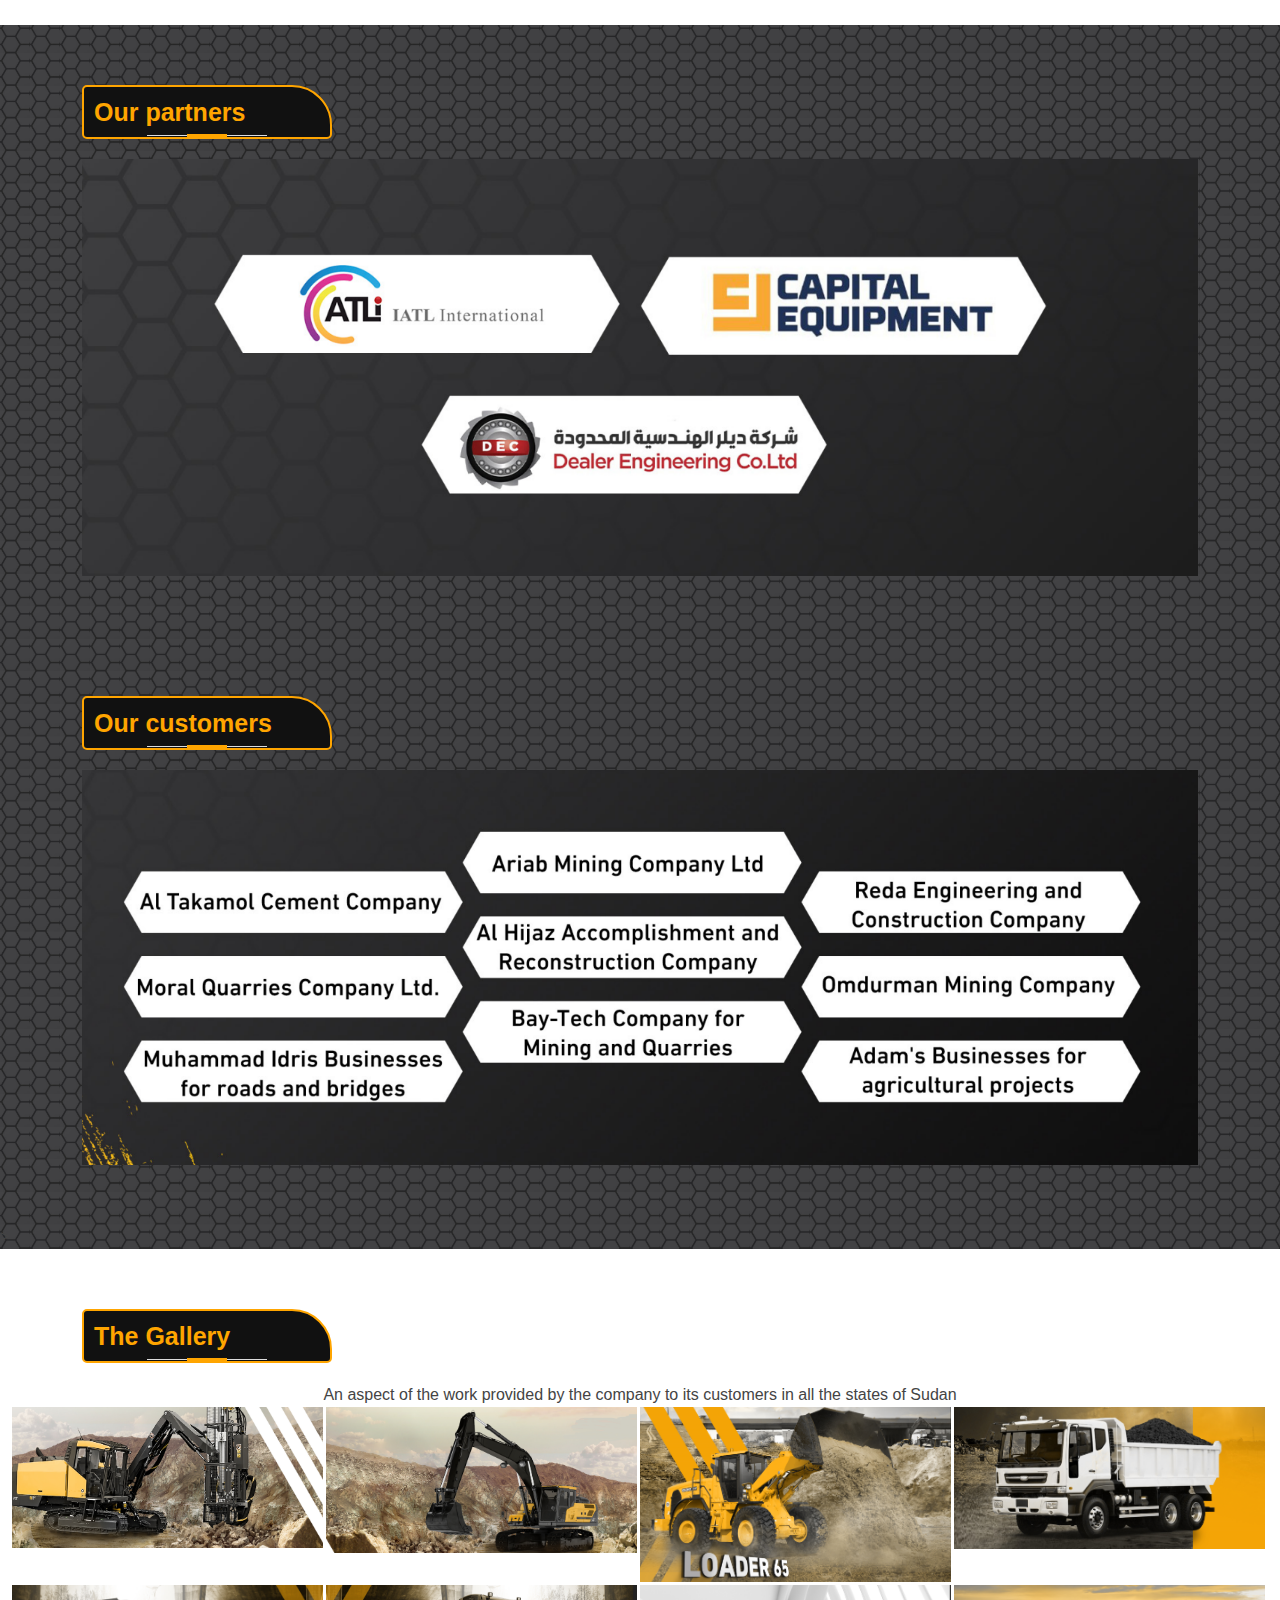
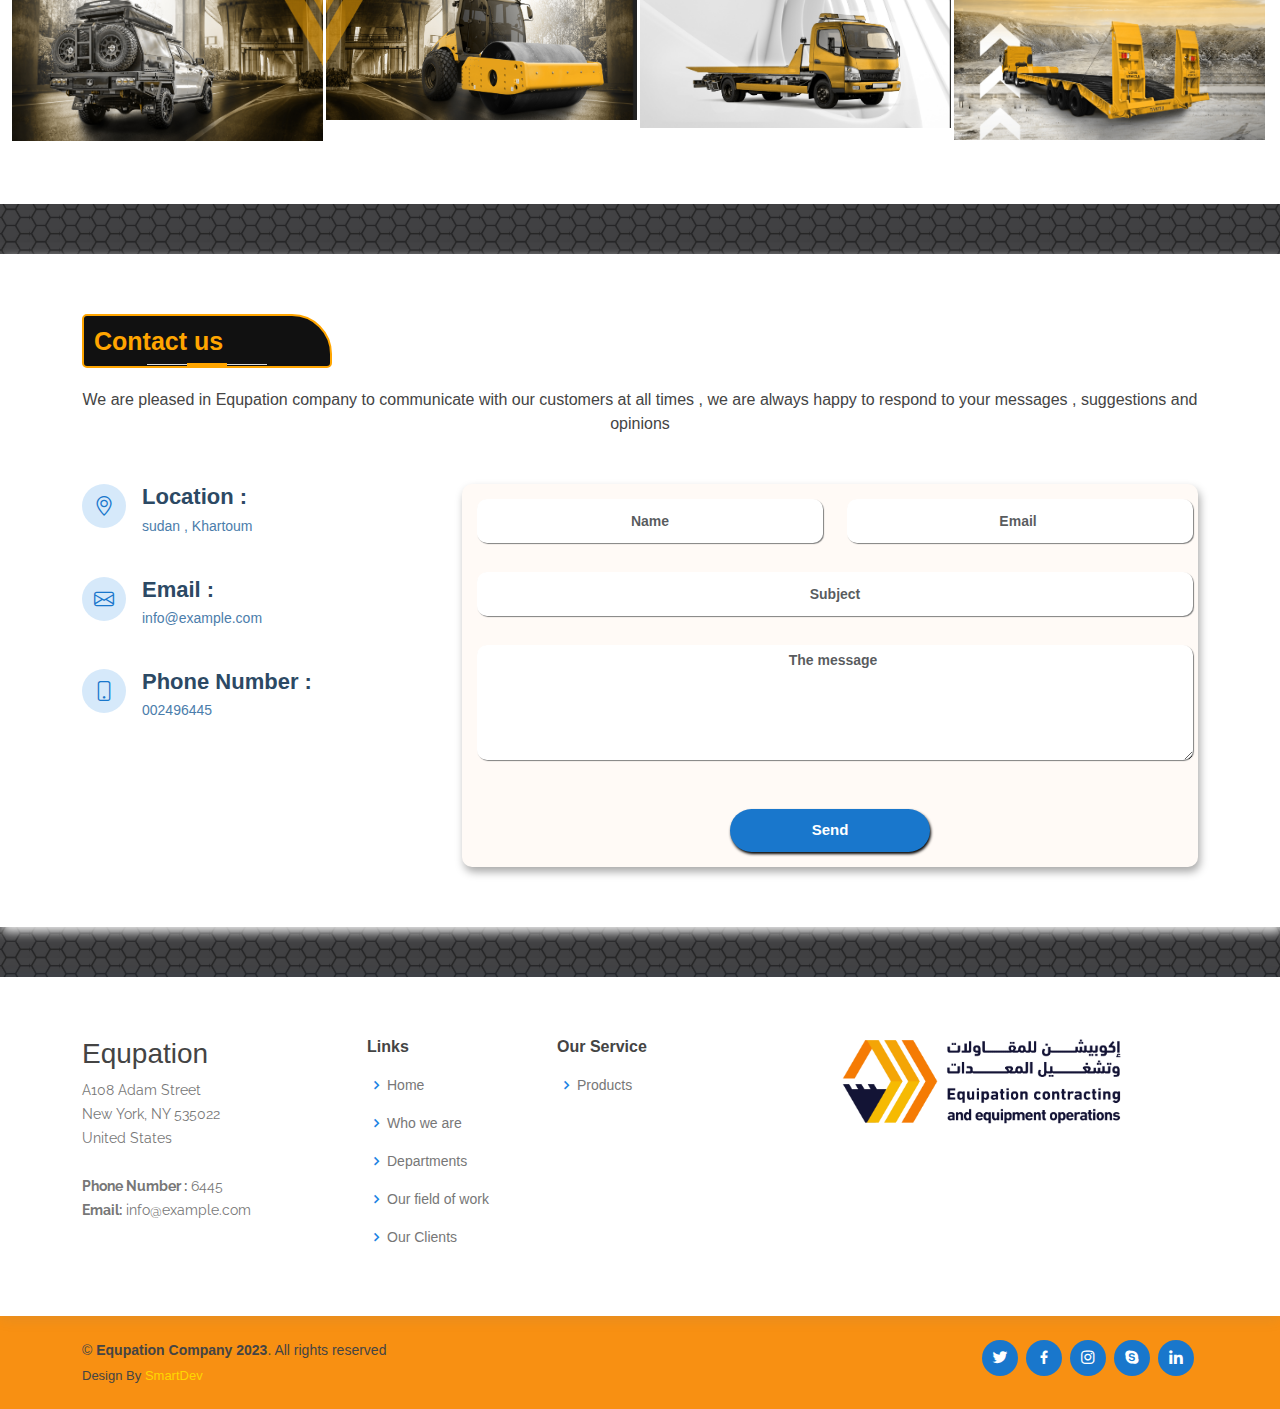
<file: English/index.html>
<!DOCTYPE html>
<html>

<head>
  <meta charset="utf-8">
  <meta content="width=device-width, initial-scale=1.0" name="viewport">

  <title>Equipation Compoany</title>
  <meta content="" name="description">
  <meta content="" name="keywords">

  <!-- Favicons -->
  <link href="assets/img/favicon.png" rel="icon">
  <link href="assets/img/apple-touch-icon.png" rel="apple-touch-icon">

  <!-- Google Fonts -->
  <link href="https://fonts.googleapis.com/css?family=Open+Sans:300,300i,400,400i,600,600i,700,700i|Raleway:300,300i,400,400i,500,500i,600,600i,700,700i|Poppins:300,300i,400,400i,500,500i,600,600i,700,700i" rel="stylesheet">

  <!-- Vendor CSS Files -->
  <link href="assets/vendor/fontawesome-free/css/all.min.css" rel="stylesheet">
  <link href="assets/vendor/animate.css/animate.min.css" rel="stylesheet">
  <link href="assets/vendor/bootstrap/css/bootstrap.min.css" rel="stylesheet">
  <link href="assets/vendor/bootstrap-icons/bootstrap-icons.css" rel="stylesheet">
  <link href="assets/vendor/boxicons/css/boxicons.min.css" rel="stylesheet">
  <link href="assets/vendor/glightbox/css/glightbox.min.css" rel="stylesheet">
  <link href="assets/vendor/remixicon/remixicon.css" rel="stylesheet">
  <link href="assets/vendor/swiper/swiper-bundle.min.css" rel="stylesheet">

  <!-- Template Main CSS File -->
  <link href="assets/css/style.css" rel="stylesheet">

  <!-- =======================================================
  * Template Name: Medilab
  * Updated: Jun 23 2023 with Bootstrap v5.3.0
  * Template URL: https://bootstrapmade.com/medilab-free-medical-bootstrap-theme/
  * Author: BootstrapMade.com
  * License: https://bootstrapmade.com/license/
  ======================================================== -->
</head>

<body>

  <!-- ======= Top Bar ======= -->
  <div id="topbar" class="d-flex align-items-center fixed-top">
    <div class="container d-flex justify-content-between">
      <div class="contact-info d-flex align-items-center">

        <a href="../English/index.html" class="linkedin" style="padding: 5px;margin: 5px;">Eng</i></i></a> | 
        <a href="../Arabic/index.html" class="linkedin" style="padding: 5px;margin: 5px;"">Ara</i></i></a>

        <i class="bi bi-envelope"></i> <a href="mailto:info@equipation.sd">info@equipation.sd</a>
        <i class="bi bi-phone"></i> +249912322447


      </div>
      <div class="d-none d-lg-flex social-links align-items-center">
        <a href="#" class="twitter"><i class="bi bi-twitter"></i></a>
        <a href="#" class="facebook"><i class="bi bi-facebook"></i></a>
        <a href="#" class="instagram"><i class="bi bi-instagram"></i></a>
        <a href="#" class="linkedin"><i class="bi bi-linkedin"></i></i></a>

      </div>
    </div>
  </div>

  <!-- ======= Header ======= -->
  <header id="header" class="fixed-top">
    <div class="container d-flex align-items-center">

      <h1 class="logo me-auto"><a href="index.html"><img src="assets/img/logo.jpg" style="width: 150px;"></a></h1>

 
      <!-- Uncomment below if you prefer to use an image logo -->
      <!-- <a href="index.html" class="logo me-auto"><img src="assets/img/logo.png" alt="" class="img-fluid"></a>-->

      <nav id="navbar" class="navbar order-last order-lg-0">
        <ul>
          <li><a class="nav-link scrollto active" href="#hero">Home</a></li>
          <li><a class="nav-link scrollto" href="#about"> Who we are </a></li>
          <li><a class="nav-link scrollto" href="#departments"> Departments </a></li>
          <li><a class="nav-link scrollto" href="#services">  Our field of work  </a></li>
          <li><a class="nav-link scrollto" href="#parenter"> Our Parenters </a></li>
          <li><a class="nav-link scrollto" href="#cleints"> Our Clients </a></li>
          <li><a class="nav-link scrollto" href="#doctors"> store </a></li>
          <li class="dropdown"><a href="#"><span> تقديم طلب </span>  <i class="bi bi-chevron-down"></i></a>
            <ul>
              <li><a href="rental_request.php">طلب تأجير</a></li>
              <!-- <li class="dropdown"><a href="#"><span>Deep Drop Down</span> <i class="bi bi-chevron-right"></i></a>
                <ul>
                  <li><a href="#">Deep Drop Down 1</a></li>
                  <li><a href="#">Deep Drop Down 2</a></li>
                  <li><a href="#">Deep Drop Down 3</a></li>
                  <li><a href="#">Deep Drop Down 4</a></li>
                  <li><a href="#">Deep Drop Down 5</a></li>
                </ul>
              </li> -->
              <li><a href="#">طلب توظيف</a></li>
              <li><a href="#">طلب تشغيل</a></li>
              <li><a href="#">طلب صيانة</a></li>
              <li><a href="#">طلب ترحيل</a></li>
              
    
            </ul>
          </li>
          <li><a class="nav-link scrollto" href="#contact"> Contact us </a></li>
        </ul>
        <i class="bi bi-list mobile-nav-toggle"></i>
      </nav><!-- .navbar -->

 <!--      <a href="#appointment" class="appointment-btn scrollto"><span class="d-none d-md-inline">Make an</span> Appointment</a> -->

         
    </div>
  </header><!-- End Header -->

  <!-- ======= Hero Section ======= -->
  <section id="hero" class="d-flex align-items-center">
    <div class="container" style="background-color: #00000077;padding: 10px;color: #fff;">
      <h1 style="color: #fff;"> Wellcome to Equipation Company </h1>
      <h2 style="color: #eee;"> Equation works on implementing roads, fences, and armed water drains projects in states only, with a team of competing engineers and technicians, and the specifications of bicycles and fences, with high quality.</h2>
      <!-- <a href="#about" class="btn-get-started scrollto">Get Started</a> -->
    </div>
  </section><!-- End Hero -->

  <main id="main">

    <!-- ======= Why Us Section ======= -->
    <section id="why-us" class="why-us">
      <div class="container">

        <div class="row">
          <div class="col-lg-4 d-flex align-items-stretch">
            <div class="content">
              <h3> Why choose Equipation </h3>
              <p>
                It is a service company that works to provide the latest and best machinery and heavy equipment for production projects in various fields. It began work in 2015 AD, using sophisticated and sophisticated administrative systems, and through efficient staff, and based on a large database, and in partnership with our clients who are in charge of productive projects in the country.
              </p>
              <div class="text-center">
                <!-- <a href="#" class="more-btn">Learn More <i class="bx bx-chevron-right"></i></a> -->
              </div>
            </div>
          </div>
          <div class="col-lg-8 d-flex align-items-stretch">
            <div class="icon-boxes d-flex flex-column justify-content-center">
              <div class="row">
                <div class="col-xl-4 d-flex align-items-stretch">
                  <div class="icon-box mt-4 mt-xl-0">
                    <i class="bx bx-notepad"></i>
                    <h4> Equipation Activities   </h4>
                    <p>   Equation Company has many activities in most states of Sudan, including extracting minerals, excavations, drilling wells, and searching for different types of ore.  </p>
                  </div>
                </div>
                <div class="col-xl-4 d-flex align-items-stretch">
                  <div class="icon-box mt-4 mt-xl-0">
                    <i class="bx bx-bar-chart"></i>
                    <h4> Equipation projects  </h4>
                    <p> Equation Company has many commercial, service and national projects, including paving the way for roads, making bridges, digging wells for remote villages, and building buildings.</p>
                  </div>
                </div>
                <div class="col-xl-4 d-flex align-items-stretch">
                  <div class="icon-box mt-4 mt-xl-0">
                    <i class="bx bx-support"></i>
                    <h4> Equipation Team </h4>
                    <p> Equation Company has a skilled technical team trained to work and solve the most complex problems and deal with clients and customers with high skill and professionalism.</p>
                  </div>
                </div>
              </div>
            </div><!-- End .content-->
          </div>
        </div>

      </div>
    </section><!-- End Why Us Section -->

    <!-- ======= About Section ======= -->
    <section id="about" class="about">
      <div class="container-fluid">

        <div class="row">
          <div class="col-xl-5 col-lg-6 video-box d-flex justify-content-center align-items-stretch position-relative">
            <a href="https://www.youtube.com/watch?v=jDDaplaOz7Q" class="glightbox play-btn mb-4"></a>
          </div>

          <div class="col-xl-7 col-lg-6 icon-boxes d-flex flex-column align-items-stretch justify-content-center py-5 px-lg-5">
            <h3> Who we are </h3>
            <p> Equipation Company is a service providing Company  </p>

            <div class="icon-box">
              <!-- <div class="icon"><i class="bx bx-fingerprint"></i></div> -->
              <h4 class="title"><a href="">Our mission</a></h4>
              <p class="description"> Production is the essence of construction it must be supported and served </p>
            </div>

            <div class="icon-box">
              <!-- <div class="icon"><i class="bx bx-gift"></i></div> -->
              <h4 class="title"><a href="">Our vision </a></h4>
              <p class="description"> To be the first company in th production field is sudan by 2023 </p>
            </div>

            <div class="icon-box">
             <!--  <div class="icon"><i class="bx bx-atom"></i></div> -->
              <h4 class="title"><a href="">Our values</a></h4>
              <p class="description">  The Commitment and High speed response with the highest quality and the Continuous improvement   </p>
            </div>

          </div>
        </div>

      </div>
    </section><!-- End About Section -->

    <!-- ======= Counts  احصائيات Section ======= -->
    <!-- <section id="counts" class="counts">
      <div class="container">

        <div class="row">

          <div class="col-lg-3 col-md-6">
            <div class="count-box">
              <i class="fas fa-user-md"></i>
              <span data-purecounter-start="0" data-purecounter-end="85" data-purecounter-duration="1" class="purecounter"></span>
              <p>Doctors</p>
            </div>
          </div>

          <div class="col-lg-3 col-md-6 mt-5 mt-md-0">
            <div class="count-box">
              <i class="far fa-hospital"></i>
              <span data-purecounter-start="0" data-purecounter-end="18" data-purecounter-duration="1" class="purecounter"></span>
              <p>Departments</p>
            </div>
          </div>

          <div class="col-lg-3 col-md-6 mt-5 mt-lg-0">
            <div class="count-box">
              <i class="fas fa-flask"></i>
              <span data-purecounter-start="0" data-purecounter-end="12" data-purecounter-duration="1" class="purecounter"></span>
              <p>Research Labs</p>
            </div>
          </div>

          <div class="col-lg-3 col-md-6 mt-5 mt-lg-0">
            <div class="count-box">
              <i class="fas fa-award"></i>
              <span data-purecounter-start="0" data-purecounter-end="150" data-purecounter-duration="1" class="purecounter"></span>
              <p>Awards</p>
            </div>
          </div>

        </div>

      </div>
    </section>End Counts Section -->

    <!-- ======= Services Section ======= -->
    <section id="departments" class="departments">
      <div class="container">

        <div class="section-title">
          <h2>  Departments  </h2>
          <p> Equipation Company includes many departments</p>
        </div>

        <div class="row">
          <div class="col-lg-4 col-md-6 d-flex align-items-stretch">
            <div class="icon-box">
              <!-- <div class="icon"><i class="fas fa-heartbeat"></i></div> -->
              <h4><a href=""> Department المقاولة </a></h4>
              <p> Small preff about the Department ,Small preff about the Department ,Small preff about the Department   </p>
            </div>
          </div>

          <div class="col-lg-4 col-md-6 d-flex align-items-stretch mt-4 mt-md-0">
            <div class="icon-box">
              <!-- <div class="icon"><i class="fas fa-pills"></i></div> -->
              <h4><a href=""> Department التأجير </a></h4>
              <p> Small preff about the Department ,Small preff about the Department ,Small preff about the Department   </p>
            </div>
          </div>

          <div class="col-lg-4 col-md-6 d-flex align-items-stretch mt-4 mt-lg-0">
            <div class="icon-box">
              <!-- <div class="icon"><i class="fas fa-hospital-user"></i></div> -->
              <h4><a href=""> Department التشغيل  </a></h4>
              <p> Small preff about the Department ,Small preff about the Department ,Small preff about the Department   </p>
             </div>
          </div>

          <div class="col-lg-4 col-md-6 d-flex align-items-stretch mt-4">
            <div class="icon-box">
              <!-- <div class="icon"><i class="fas fa-dna"></i></div> -->
              <h4><a href=""> Department التوظيف </a></h4>
              <p> Small preff about the Department ,Small preff about the Department ,Small preff about the Department   </p>
            </div>
          </div>

          <div class="col-lg-4 col-md-6 d-flex align-items-stretch mt-4">
            <div class="icon-box">
              <!-- <div class="icon"><i class="fas fa-wheelchair"></i></div> -->
              <h4><a href="">Department الصيانة </a></h4>
              <p> Small preff about the Department ,Small preff about the Department ,Small preff about the Department   </p>
            </div>
          </div>

          <div class="col-lg-4 col-md-6 d-flex align-items-stretch mt-4">
            <div class="icon-box">
              <!-- <div class="icon"><i class="fas fa-notes-medical"></i></div> -->
              <h4><a href=""> Department الترحيل  </a></h4>
              <p> Small preff about the Department ,Small preff about the Department ,Small preff about the Department   </p>
            </div>
          </div>

        </div>

      </div>
    </section><!-- End Services Section -->

      <!-- ======= Departments Section ======= -->
      <section id="services" class="services">
        <div class="container">
  
          <div class="section-title">
            <h2> Our field of work </h2>
            <p>
             Equipation has worked in all states of sudan
              .</p>
          </div>
  
          <div class="row gy-4">
            <div class="col-lg-3">
              <ul class="nav nav-tabs flex-column">
                <li class="nav-item">
                  <a class="nav-link active show" data-bs-toggle="tab" href="#tab-1"> Mineral extraction projects   </a>
                </li>
                <li class="nav-item">
                  <a class="nav-link" data-bs-toggle="tab" href="#tab-2"> Stone extraction projects </a>
                </li>
                <li class="nav-item">
                  <a class="nav-link" data-bs-toggle="tab" href="#tab-3"> Agricultural projects </a>
                </li>
                <li class="nav-item">
                  <a class="nav-link" data-bs-toggle="tab" href="#tab-4"> Roads and bridges projects </a>
                </li>
                <li class="nav-item">
                  <a class="nav-link" data-bs-toggle="tab" href="#tab-5"> construction projects  </a>
                </li>
  
                <li class="nav-item">
                  <a class="nav-link" data-bs-toggle="tab" href="#tab-6"> National projects </a>
                </li>
              </ul>
            </div>
            <div class="col-lg-9">
              <div class="tab-content">
                <div class="tab-pane active show" id="tab-1">
                  <div class="row gy-4">
                    <div class="col-lg-8 details order-2 order-lg-1">
                      <h3> Mineral extraction projects </h3>
                      <p class="fst-italic"> Equpation works in gold extraction projects in various regions of Sudan  </p>
                      <p>
                        <ul>
                          <li> Gold mining projects through open mines </li>
                          <li> Gold mining projects, that use water and pneumatic sieves</li>
                          <li> Gold mining projects, that use mobile machines </li>
                          <li> Mining projects in mill complexes </li>
                          <li> Mining projects in Alkarrta projects </li>
                          <li> Mining projects for chrome </li>
                        </ul>
                      </p>
                    </div>
                    <div class="col-lg-4 text-center order-1 order-lg-2">
                      <img src="assets/img/logo.jpg" alt="" class="img-fluid">
                    </div>
                  </div>
                </div>
                <div class="tab-pane" id="tab-2">
                  <div class="row gy-4">
                    <div class="col-lg-8 details order-2 order-lg-1">
                      <h3> Stone extraction projects </h3>
                      <p class="fst-italic"> Equipation provides the necessary mechanisms to operate the quarries . The Company operates in :  </p>
                      <p>
                        <b> Cement quarrying projects : </b>
                            Cement is made of a mixture of limestone 75% and clay 25% . Iron ore or sand can be added if the clay contains a weak percrntage of iron oxide or silicon oxide . Then it is crushed into granules in the form of pebbles .<br/>
                        <b> Marble quarring projects  : </b>
                            White marble is produced from ultra-pure limestone or dolomite (with a low silicate content). Unique veins of many types of colored marbles are usually caused by different mineral impurities such as clay , silt , sand, or iron oxides
                      </p>
                    </div>
                    <div class="col-lg-4 text-center order-1 order-lg-2">
                      <img src="assets/img/logo.jpg" alt="" class="img-fluid">
                    </div>
                  </div>
                </div>
                <div class="tab-pane" id="tab-3">
                  <div class="row gy-4">
                    <div class="col-lg-8 details order-2 order-lg-1">
                      <h3> Agricultural projects </h3>
                      <p> Heavy machinery plays a vital role in preparing and leveling agricultural lands .
                        Equipation actively contributes to number of agricultural projects by providing hight-performance machinery and a specialized technical team <br/>
                        Equipation performs the following operations
                      </p>
                      <p>
                        <ul>
                          <li> Digging and cleaning irrigation canals </li>
                          <li> Execution and settlement of internal streets on farms  </li>
                          <li> Cleaning farms and removing trees and weeds </li>
                          <li> Settlement and preparation of agricultural lands </li>
                          <li> Executing farm fencing projects  </li>
                        </ul>
                      </p>
                    </div>
                    <div class="col-lg-4 text-center order-1 order-lg-2">
                      <img src="assets/img/logo.jpg" alt="" class="img-fluid">
                    </div>
                  </div>
                </div>
                <div class="tab-pane" id="tab-4">
                  <div class="row gy-4">
                    <div class="col-lg-8 details order-2 order-lg-1">
                      <h3> Roads and bridges projects  </h3>
                      <p> Equipation works on implementing road , bridge and water drainge projects armed with the lates machinery and equipment <br> </p>
                      <p> and team of skilled engineers and technicians to implement projects complied to international standards</p>
                    </div>
                    <div class="col-lg-4 text-center order-1 order-lg-2">
                      <img src="assets/img/logo.jpg" alt="" class="img-fluid">
                    </div>
                  </div>
                </div>
                <div class="tab-pane" id="tab-5">
                  <div class="row gy-4">
                    <div class="col-lg-8 details order-2 order-lg-1">
                      <h3> construction projects  </h3>
                      <p> In line with the construction boom in the country , Equipation has developed it's services in the field of construction and provided a wide range of services that serve construction projects, including  :  </p>
                      <p>
                        <ul>
                          <li> Digging the necessary infrastructure for constructing buildings  </li>
                          <li> Removing old buildings and moving debris </li>
                          <li> Bricks making projects , of various types and sizes  </li>
                          <li> Packing and transporting building materials </li>
                          </ul>
                        </p>
                    </div>
                    <div class="col-lg-4 text-center order-1 order-lg-2">
                      <img src="assets/img/logo.jpg" alt="" class="img-fluid">
                    </div>
                  </div>
                </div>

                <div class="tab-pane" id="tab-6">
                  <div class="row gy-4">
                    <div class="col-lg-8 details order-2 order-lg-1">
                      <h3> National projects  </h3>
                      <p> Based on our responsibilities towards sudan and the sudanese , Equipation has implemented a number of national projects such as :  </p>
                      <p>
                        <ul>
                          <li> Opening waterways at fall </li>
                          <li> Opening and cleaning streets </li>
                          <li> Implementation of sanitation and water canals projects  </li>
                        
                          </ul>
                        </p>
                    </div>
                    <div class="col-lg-4 text-center order-1 order-lg-2">
                      <img src="assets/img/logo.jpg" alt="" class="img-fluid">
                    </div>
                  </div>
                </div>
              </div>
            </div>
          </div>
  
        </div>
      </section><!-- End Departments Section -->

    <!-- ========== Parenter Section ============-->
    <section id="parenter" class="parenter"> 
      <div class="container">
        <div class="section-title">
          <h2> Our partners  </h2>
          <p>
          <img src="assets/img/parenter.png" alt="" style="width: 100%;">
        </p>
        </div>

       

      </div>
    </section>


    <section id="cleints" class="cleints"> 
      <div class="container">
        <div class="section-title">
          <h2> Our customers  </h2>
          <p><img src="assets/img/clients.png" alt="" style="width: 100%;"></p>
        </div>
      </div>
    </section>


    <!-- ======= Doctors Section ======= -->
    <!-- <section id="doctors" class="doctors">
      <div class="container">

        <div class="section-title">
          <h2>Doctors</h2>
          <p>Magnam dolores commodi suscipit. Necessitatibus eius consequatur ex aliquid fuga eum quidem. Sit sint consectetur velit. Quisquam quos quisquam cupiditate. Et nemo qui impedit suscipit alias ea. Quia fugiat sit in iste officiis commodi quidem hic quas.</p>
        </div>

        <div class="row">

          <div class="col-lg-6">
            <div class="member d-flex align-items-start">
              <div class="pic"><img src="assets/img/doctors/doctors-1.jpg" class="img-fluid" alt=""></div>
              <div class="member-info">
                <h4>Walter White</h4>
                <span>Chief Medical Officer</span>
                <p>Explicabo voluptatem mollitia et repellat qui dolorum quasi</p>
                <div class="social">
                  <a href=""><i class="ri-twitter-fill"></i></a>
                  <a href=""><i class="ri-facebook-fill"></i></a>
                  <a href=""><i class="ri-instagram-fill"></i></a>
                  <a href=""> <i class="ri-linkedin-box-fill"></i> </a>
                </div>
              </div>
            </div>
          </div>

          <div class="col-lg-6 mt-4 mt-lg-0">
            <div class="member d-flex align-items-start">
              <div class="pic"><img src="assets/img/doctors/doctors-2.jpg" class="img-fluid" alt=""></div>
              <div class="member-info">
                <h4>Sarah Jhonson</h4>
                <span>Anesthesiologist</span>
                <p>Aut maiores voluptates amet et quis praesentium qui senda para</p>
                <div class="social">
                  <a href=""><i class="ri-twitter-fill"></i></a>
                  <a href=""><i class="ri-facebook-fill"></i></a>
                  <a href=""><i class="ri-instagram-fill"></i></a>
                  <a href=""> <i class="ri-linkedin-box-fill"></i> </a>
                </div>
              </div>
            </div>
          </div>

          <div class="col-lg-6 mt-4">
            <div class="member d-flex align-items-start">
              <div class="pic"><img src="assets/img/doctors/doctors-3.jpg" class="img-fluid" alt=""></div>
              <div class="member-info">
                <h4>William Anderson</h4>
                <span>Cardiology</span>
                <p>Quisquam facilis cum velit laborum corrupti fuga rerum quia</p>
                <div class="social">
                  <a href=""><i class="ri-twitter-fill"></i></a>
                  <a href=""><i class="ri-facebook-fill"></i></a>
                  <a href=""><i class="ri-instagram-fill"></i></a>
                  <a href=""> <i class="ri-linkedin-box-fill"></i> </a>
                </div>
              </div>
            </div>
          </div>

          <div class="col-lg-6 mt-4">
            <div class="member d-flex align-items-start">
              <div class="pic"><img src="assets/img/doctors/doctors-4.jpg" class="img-fluid" alt=""></div>
              <div class="member-info">
                <h4>Amanda Jepson</h4>
                <span>Neurosurgeon</span>
                <p>Dolorum tempora officiis odit laborum officiis et et accusamus</p>
                <div class="social">
                  <a href=""><i class="ri-twitter-fill"></i></a>
                  <a href=""><i class="ri-facebook-fill"></i></a>
                  <a href=""><i class="ri-instagram-fill"></i></a>
                  <a href=""> <i class="ri-linkedin-box-fill"></i> </a>
                </div>
              </div>
            </div>
          </div>

        </div>

      </div>
    </section -->><!-- End Doctors Section -->

    <!-- ======= Frequently Asked Questions Section ======= -->
    <!-- <section id="faq" class="faq section-bg">
      <div class="container">

        <div class="section-title">
          <h2>Frequently Asked Questions</h2>
          <p>Magnam dolores commodi suscipit. Necessitatibus eius consequatur ex aliquid fuga eum quidem. Sit sint consectetur velit. Quisquam quos quisquam cupiditate. Et nemo qui impedit suscipit alias ea. Quia fugiat sit in iste officiis commodi quidem hic quas.</p>
        </div>

        <div class="faq-list">
          <ul>
            <li data-aos="fade-up">
              <i class="bx bx-help-circle icon-help"></i> <a data-bs-toggle="collapse" class="collapse" data-bs-target="#faq-list-1">Non consectetur a erat nam at lectus urna duis? <i class="bx bx-chevron-down icon-show"></i><i class="bx bx-chevron-up icon-close"></i></a>
              <div id="faq-list-1" class="collapse show" data-bs-parent=".faq-list">
                <p>
                  Feugiat pretium nibh ipsum consequat. Tempus iaculis urna id volutpat lacus laoreet non curabitur gravida. Venenatis lectus magna fringilla urna porttitor rhoncus dolor purus non.
                </p>
              </div>
            </li>

            <li data-aos="fade-up" data-aos-delay="100">
              <i class="bx bx-help-circle icon-help"></i> <a data-bs-toggle="collapse" data-bs-target="#faq-list-2" class="collapsed">Feugiat scelerisque varius morbi enim nunc? <i class="bx bx-chevron-down icon-show"></i><i class="bx bx-chevron-up icon-close"></i></a>
              <div id="faq-list-2" class="collapse" data-bs-parent=".faq-list">
                <p>
                  Dolor sit amet consectetur adipiscing elit pellentesque habitant morbi. Id interdum velit laoreet id donec ultrices. Fringilla phasellus faucibus scelerisque eleifend donec pretium. Est pellentesque elit ullamcorper dignissim. Mauris ultrices eros in cursus turpis massa tincidunt dui.
                </p>
              </div>
            </li>

            <li data-aos="fade-up" data-aos-delay="200">
              <i class="bx bx-help-circle icon-help"></i> <a data-bs-toggle="collapse" data-bs-target="#faq-list-3" class="collapsed">Dolor sit amet consectetur adipiscing elit? <i class="bx bx-chevron-down icon-show"></i><i class="bx bx-chevron-up icon-close"></i></a>
              <div id="faq-list-3" class="collapse" data-bs-parent=".faq-list">
                <p>
                  Eleifend mi in nulla posuere sollicitudin aliquam ultrices sagittis orci. Faucibus pulvinar elementum integer enim. Sem nulla pharetra diam sit amet nisl suscipit. Rutrum tellus pellentesque eu tincidunt. Lectus urna duis convallis convallis tellus. Urna molestie at elementum eu facilisis sed odio morbi quis
                </p>
              </div>
            </li>

            <li data-aos="fade-up" data-aos-delay="300">
              <i class="bx bx-help-circle icon-help"></i> <a data-bs-toggle="collapse" data-bs-target="#faq-list-4" class="collapsed">Tempus quam pellentesque nec nam aliquam sem et tortor consequat? <i class="bx bx-chevron-down icon-show"></i><i class="bx bx-chevron-up icon-close"></i></a>
              <div id="faq-list-4" class="collapse" data-bs-parent=".faq-list">
                <p>
                  Molestie a iaculis at erat pellentesque adipiscing commodo. Dignissim suspendisse in est ante in. Nunc vel risus commodo viverra maecenas accumsan. Sit amet nisl suscipit adipiscing bibendum est. Purus gravida quis blandit turpis cursus in.
                </p>
              </div>
            </li>

            <li data-aos="fade-up" data-aos-delay="400">
              <i class="bx bx-help-circle icon-help"></i> <a data-bs-toggle="collapse" data-bs-target="#faq-list-5" class="collapsed">Tortor vitae purus faucibus ornare. Varius vel pharetra vel turpis nunc eget lorem dolor? <i class="bx bx-chevron-down icon-show"></i><i class="bx bx-chevron-up icon-close"></i></a>
              <div id="faq-list-5" class="collapse" data-bs-parent=".faq-list">
                <p>
                  Laoreet sit amet cursus sit amet dictum sit amet justo. Mauris vitae ultricies leo integer malesuada nunc vel. Tincidunt eget nullam non nisi est sit amet. Turpis nunc eget lorem dolor sed. Ut venenatis tellus in metus vulputate eu scelerisque.
                </p>
              </div>
            </li>

          </ul>
        </div>

      </div>
    </section>End Frequently Asked Questions Section -->

    <!-- ======= Gallery Section ======= -->
    <section id="gallery" class="gallery">
      <div class="container">

        <div class="section-title">
          <h2> The Gallery </h2>
          <p> An aspect of the work provided by the company to its customers in all the states of Sudan </p>
        </div>
      </div>

      <div class="container-fluid">
        <div class="row g-0">

          <div class="col-lg-3 col-md-4">
            <div class="gallery-item">
              <a href="assets/img/gallery/gallery-1.jpg" class="galelry-lightbox">
                <img src="assets/img/gallery/gallery-1.jpg" alt="" class="img-fluid">
              </a>
            </div>
          </div>

          <div class="col-lg-3 col-md-4">
            <div class="gallery-item">
              <a href="assets/img/gallery/gallery-2.jpg" class="galelry-lightbox">
                <img src="assets/img/gallery/gallery-2.jpg" alt="" class="img-fluid">
              </a>
            </div>
          </div>

          <div class="col-lg-3 col-md-4">
            <div class="gallery-item">
              <a href="assets/img/gallery/gallery-3.jpg" class="galelry-lightbox">
                <img src="assets/img/gallery/gallery-3.jpg" alt="" class="img-fluid">
              </a>
            </div>
          </div>

          <div class="col-lg-3 col-md-4">
            <div class="gallery-item">
              <a href="assets/img/gallery/gallery-4.jpg" class="galelry-lightbox">
                <img src="assets/img/gallery/gallery-4.jpg" alt="" class="img-fluid">
              </a>
            </div>
          </div>

          <div class="col-lg-3 col-md-4">
            <div class="gallery-item">
              <a href="assets/img/gallery/gallery-5.jpg" class="galelry-lightbox">
                <img src="assets/img/gallery/gallery-5.jpg" alt="" class="img-fluid">
              </a>
            </div>
          </div>

          <div class="col-lg-3 col-md-4">
            <div class="gallery-item">
              <a href="assets/img/gallery/gallery-6.jpg" class="galelry-lightbox">
                <img src="assets/img/gallery/gallery-6.jpg" alt="" class="img-fluid">
              </a>
            </div>
          </div>

          <div class="col-lg-3 col-md-4">
            <div class="gallery-item">
              <a href="assets/img/gallery/gallery-7.jpg" class="galelry-lightbox">
                <img src="assets/img/gallery/gallery-7.jpg" alt="" class="img-fluid">
              </a>
            </div>
          </div>

          <div class="col-lg-3 col-md-4">
            <div class="gallery-item">
              <a href="assets/img/gallery/gallery-8.jpg" class="galelry-lightbox">
                <img src="assets/img/gallery/gallery-8.jpg" alt="" class="img-fluid">
              </a>
            </div>
          </div>

        </div>

      </div>
    </section><!-- End Gallery Section -->

    <!-- ======= Contact Section ======= -->
    <section id="contact" class="contact">
      <div class="container">

        <div class="section-title">
          <h2> Contact us   </h2>
          <p> We are pleased in Equpation company to communicate with our customers at all times , we are always happy to respond to your messages , suggestions and opinions </p>
        </div>
      </div>

  

      <div class="container">
        <div class="row mt-5">

          <div class="col-lg-4">
            <div class="info">
              <div class="address">
                <i class="bi bi-geo-alt"></i>
                <h4>Location :</h4>
                <p> sudan , Khartoum   </p>
              </div>

              <div class="email">
                <i class="bi bi-envelope"></i>
                <h4>Email :</h4>
                <p>info@example.com</p>
              </div>

              <div class="phone">
                <i class="bi bi-phone" style="direction: rtl;"></i>
                <h4>Phone Number :</h4>
                <p> 002496445</p>
              </div>

            </div>

          </div>

          <div class="col-lg-8 mt-5 mt-lg-0">

            <form action="forms/contact.php" method="post" role="form" class="php-email-form">
              <div class="row">
                <div class="col-md-6 form-group">
                  <input type="text" name="name" class="form-control" id="name" placeholder=" Name " required>
                </div>
                <div class="col-md-6 form-group mt-3 mt-md-0">
                  <input type="text" class="form-control" name="email" id="email" placeholder=" Email  " required>
                </div>
              </div>
              <div class="form-group mt-3">
                <input type="text" class="form-control" name="subject" id="subject" placeholder=" Subject " required>
              </div>
              <div class="form-group mt-3">
                <textarea class="form-control" name="message" rows="5" placeholder="The message " required></textarea>
              </div>
              <div class="my-3">
                <div class="loading">Loading</div>
                <div class="error-message"></div>
                <div class="sent-message">Your message has been sent. Thank you!</div>
              </div>
              <div class="text-center"><button type="submit"> Send </button></div>
            </form>

          </div>

        </div>

      </div>
    </section><!-- End Contact Section -->

  </main><!-- End #main -->

  <!-- ======= Footer ======= -->
  <footer id="footer">

    <div class="footer-top">
      <div class="container">
        <div class="row">

          <div class="col-lg-3 col-md-6 footer-contact">
            <h3> Equpation </h3>
            <p>
              A108 Adam Street <br>
              New York, NY 535022<br>
              United States <br><br>
              <strong>Phone Number :</strong> 6445<br>
              <strong>Email:</strong> info@example.com<br>
            </p>
          </div>

          <div class="col-lg-2 col-md-6 footer-links">
            <h4> Links</h4>
            <ul>
              <li><i class="bx bx-chevron-right"></i> <a href="#hero"> Home </a></li>
              <li><i class="bx bx-chevron-right"></i> <a href="#about"> Who we are </a></li>
              <li><i class="bx bx-chevron-right"></i> <a href="#departments"> Departments </a></li>
              <li><i class="bx bx-chevron-right"></i> <a href="#services"> Our field of work </a></li>
              <li><i class="bx bx-chevron-right"></i> <a href="#cleints"> Our Clients</a></li>
            </ul>
          </div>



          <!-- <li><a class="nav-link scrollto" href="#doctors">المنتجات</a></li> -->




          
          <div class="col-lg-3 col-md-6 footer-links">
            <h4>Our Service </h4>
            <ul>
              <li><i class="bx bx-chevron-right"></i> <a href="#doctors"> Products  </a></li>
           
            </ul>
          </div>

          <div class="col-lg-4 col-md-6 footer-newsletter">
              <h1 class="logo me-auto"><a href="index.html"><img src="assets/img/logo.jpg" style="width: 280px;"></a></h1>

          </div>

        </div>
      </div>
    </div>

    <div class="container d-md-flex py-4">

      <div class="me-md-auto text-center text-md-start">
        <div class="copyright">
          &copy;  <strong><span> Equpation Company  </span>2023</strong>. All rights reserved
        </div>
        <div class="credits">
          <!-- All the links in the footer should remain intact. -->
          <!-- You can delete the links only if you purchased the pro version. -->
          <!-- Licensing information: https://bootstrapmade.com/license/ -->
          <!-- Purchase the pro version with working PHP/AJAX contact form: https://bootstrapmade.com/medilab-free-medical-bootstrap-theme/ -->
           Design By <a href="#">SmartDev</a>
        </div>
      </div>
      <div class="social-links text-center text-md-right pt-3 pt-md-0">
        <a href="#" class="twitter"><i class="bx bxl-twitter"></i></a>
        <a href="#" class="facebook"><i class="bx bxl-facebook"></i></a>
        <a href="#" class="instagram"><i class="bx bxl-instagram"></i></a>
        <a href="#" class="google-plus"><i class="bx bxl-skype"></i></a>
        <a href="#" class="linkedin"><i class="bx bxl-linkedin"></i></a>
      </div>
    </div>
  </footer><!-- End Footer -->

  <div id="preloader"></div>
  <a href="#" class="back-to-top d-flex align-items-center justify-content-center"><i class="bi bi-arrow-up-short"></i></a>

  <!-- Vendor JS Files -->
  <script src="assets/vendor/purecounter/purecounter_vanilla.js"></script>
  <script src="assets/vendor/bootstrap/js/bootstrap.bundle.min.js"></script>
  <script src="assets/vendor/glightbox/js/glightbox.min.js"></script>
  <script src="assets/vendor/swiper/swiper-bundle.min.js"></script>
  <script src="assets/vendor/php-email-form/validate.js"></script>

  <!-- Template Main JS File -->
  <script src="assets/js/main.js"></script>

</body>

</html>
</file>
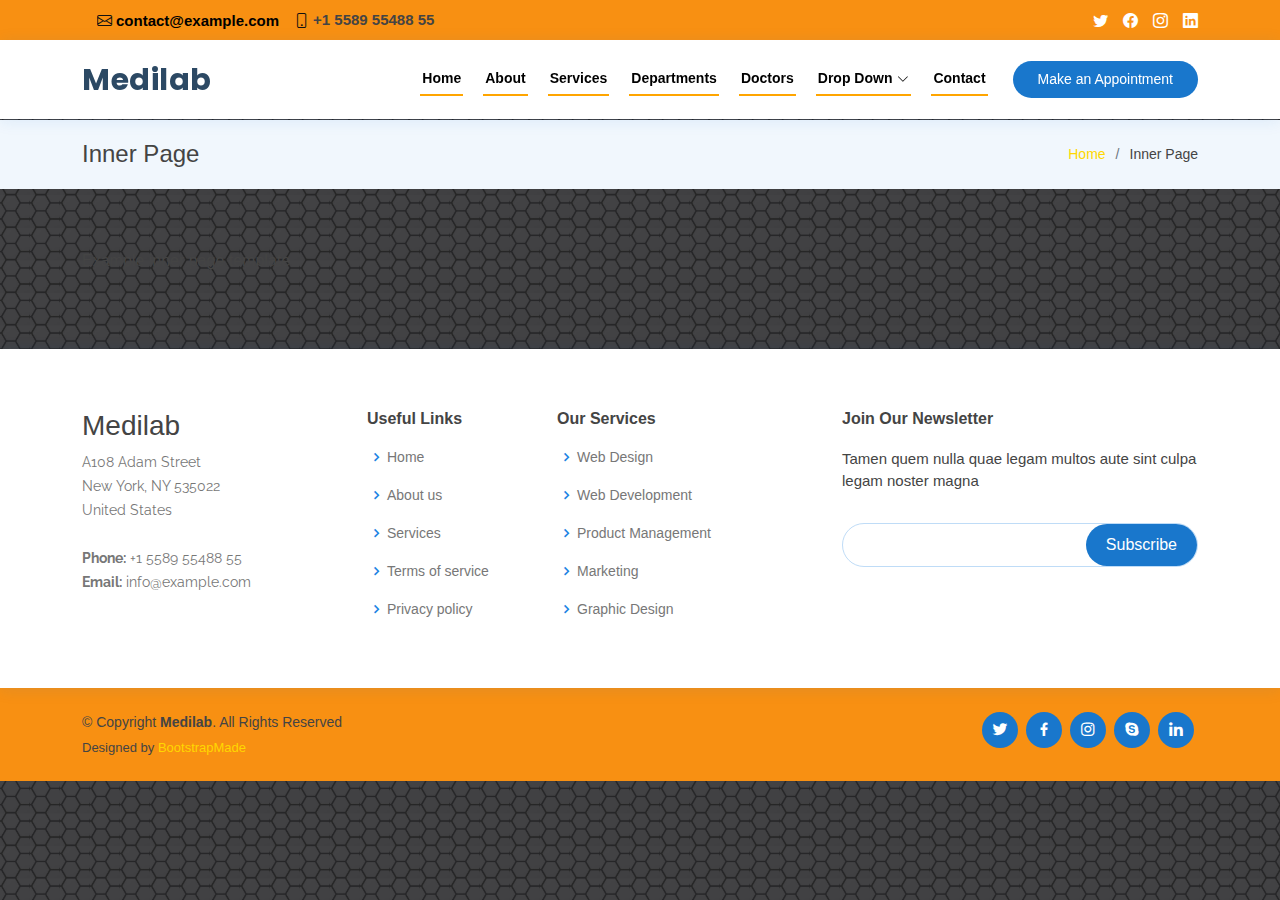
<file: Arabic/inner-page.html>
<!DOCTYPE html>
<html lang="en">

<head>
  <meta charset="utf-8">
  <meta content="width=device-width, initial-scale=1.0" name="viewport">

  <title>Inner Page - Medilab Bootstrap Template</title>
  <meta content="" name="description">
  <meta content="" name="keywords">

  <!-- Favicons -->
  <link href="assets/img/favicon.png" rel="icon">
  <link href="assets/img/apple-touch-icon.png" rel="apple-touch-icon">

  <!-- Google Fonts -->
  <link href="https://fonts.googleapis.com/css?family=Open+Sans:300,300i,400,400i,600,600i,700,700i|Raleway:300,300i,400,400i,500,500i,600,600i,700,700i|Poppins:300,300i,400,400i,500,500i,600,600i,700,700i" rel="stylesheet">

  <!-- Vendor CSS Files -->
  <link href="assets/vendor/fontawesome-free/css/all.min.css" rel="stylesheet">
  <link href="assets/vendor/animate.css/animate.min.css" rel="stylesheet">
  <link href="assets/vendor/bootstrap/css/bootstrap.min.css" rel="stylesheet">
  <link href="assets/vendor/bootstrap-icons/bootstrap-icons.css" rel="stylesheet">
  <link href="assets/vendor/boxicons/css/boxicons.min.css" rel="stylesheet">
  <link href="assets/vendor/glightbox/css/glightbox.min.css" rel="stylesheet">
  <link href="assets/vendor/remixicon/remixicon.css" rel="stylesheet">
  <link href="assets/vendor/swiper/swiper-bundle.min.css" rel="stylesheet">

  <!-- Template Main CSS File -->
  <link href="assets/css/style.css" rel="stylesheet">

  <!-- =======================================================
  * Template Name: Medilab
  * Updated: Jun 23 2023 with Bootstrap v5.3.0
  * Template URL: https://bootstrapmade.com/medilab-free-medical-bootstrap-theme/
  * Author: BootstrapMade.com
  * License: https://bootstrapmade.com/license/
  ======================================================== -->
</head>

<body>

  <!-- ======= Top Bar ======= -->
  <div id="topbar" class="d-flex align-items-center fixed-top">
    <div class="container d-flex justify-content-between">
      <div class="contact-info d-flex align-items-center">
        <i class="bi bi-envelope"></i> <a href="mailto:contact@example.com">contact@example.com</a>
        <i class="bi bi-phone"></i> +1 5589 55488 55
      </div>
      <div class="d-none d-lg-flex social-links align-items-center">
        <a href="#" class="twitter"><i class="bi bi-twitter"></i></a>
        <a href="#" class="facebook"><i class="bi bi-facebook"></i></a>
        <a href="#" class="instagram"><i class="bi bi-instagram"></i></a>
        <a href="#" class="linkedin"><i class="bi bi-linkedin"></i></i></a>
      </div>
    </div>
  </div>

  <!-- ======= Header ======= -->
  <header id="header" class="fixed-top">
    <div class="container d-flex align-items-center">

      <h1 class="logo me-auto"><a href="index.html">Medilab</a></h1>
      <!-- Uncomment below if you prefer to use an image logo -->
      <!-- <a href="index.html" class="logo me-auto"><img src="assets/img/logo.png" alt="" class="img-fluid"></a>-->

      <nav id="navbar" class="navbar order-last order-lg-0">
        <ul>
          <li><a class="nav-link scrollto " href="#hero">Home</a></li>
          <li><a class="nav-link scrollto" href="#about">About</a></li>
          <li><a class="nav-link scrollto" href="#services">Services</a></li>
          <li><a class="nav-link scrollto" href="#departments">Departments</a></li>
          <li><a class="nav-link scrollto" href="#doctors">Doctors</a></li>
          <li class="dropdown"><a href="#"><span>Drop Down</span> <i class="bi bi-chevron-down"></i></a>
            <ul>
              <li><a href="#">Drop Down 1</a></li>
              <li class="dropdown"><a href="#"><span>Deep Drop Down</span> <i class="bi bi-chevron-right"></i></a>
                <ul>
                  <li><a href="#">Deep Drop Down 1</a></li>
                  <li><a href="#">Deep Drop Down 2</a></li>
                  <li><a href="#">Deep Drop Down 3</a></li>
                  <li><a href="#">Deep Drop Down 4</a></li>
                  <li><a href="#">Deep Drop Down 5</a></li>
                </ul>
              </li>
              <li><a href="#">Drop Down 2</a></li>
              <li><a href="#">Drop Down 3</a></li>
              <li><a href="#">Drop Down 4</a></li>
            </ul>
          </li>
          <li><a class="nav-link scrollto" href="#contact">Contact</a></li>
        </ul>
        <i class="bi bi-list mobile-nav-toggle"></i>
      </nav><!-- .navbar -->

      <a href="#appointment" class="appointment-btn scrollto"><span class="d-none d-md-inline">Make an</span> Appointment</a>

    </div>
  </header><!-- End Header -->

  <main id="main">

    <!-- ======= Breadcrumbs Section ======= -->
    <section class="breadcrumbs">
      <div class="container">

        <div class="d-flex justify-content-between align-items-center">
          <h2>Inner Page</h2>
          <ol>
            <li><a href="index.html">Home</a></li>
            <li>Inner Page</li>
          </ol>
        </div>

      </div>
    </section><!-- End Breadcrumbs Section -->

    <section class="inner-page">
      <div class="container">
        <p>
          Example inner page template
        </p>
      </div>
    </section>

  </main><!-- End #main -->

  <!-- ======= Footer ======= -->
  <footer id="footer">

    <div class="footer-top">
      <div class="container">
        <div class="row">

          <div class="col-lg-3 col-md-6 footer-contact">
            <h3>Medilab</h3>
            <p>
              A108 Adam Street <br>
              New York, NY 535022<br>
              United States <br><br>
              <strong>Phone:</strong> +1 5589 55488 55<br>
              <strong>Email:</strong> info@example.com<br>
            </p>
          </div>

          <div class="col-lg-2 col-md-6 footer-links">
            <h4>Useful Links</h4>
            <ul>
              <li><i class="bx bx-chevron-right"></i> <a href="#">Home</a></li>
              <li><i class="bx bx-chevron-right"></i> <a href="#">About us</a></li>
              <li><i class="bx bx-chevron-right"></i> <a href="#">Services</a></li>
              <li><i class="bx bx-chevron-right"></i> <a href="#">Terms of service</a></li>
              <li><i class="bx bx-chevron-right"></i> <a href="#">Privacy policy</a></li>
            </ul>
          </div>

          <div class="col-lg-3 col-md-6 footer-links">
            <h4>Our Services</h4>
            <ul>
              <li><i class="bx bx-chevron-right"></i> <a href="#">Web Design</a></li>
              <li><i class="bx bx-chevron-right"></i> <a href="#">Web Development</a></li>
              <li><i class="bx bx-chevron-right"></i> <a href="#">Product Management</a></li>
              <li><i class="bx bx-chevron-right"></i> <a href="#">Marketing</a></li>
              <li><i class="bx bx-chevron-right"></i> <a href="#">Graphic Design</a></li>
            </ul>
          </div>

          <div class="col-lg-4 col-md-6 footer-newsletter">
            <h4>Join Our Newsletter</h4>
            <p>Tamen quem nulla quae legam multos aute sint culpa legam noster magna</p>
            <form action="" method="post">
              <input type="email" name="email"><input type="submit" value="Subscribe">
            </form>
          </div>

        </div>
      </div>
    </div>

    <div class="container d-md-flex py-4">

      <div class="me-md-auto text-center text-md-start">
        <div class="copyright">
          &copy; Copyright <strong><span>Medilab</span></strong>. All Rights Reserved
        </div>
        <div class="credits">
          <!-- All the links in the footer should remain intact. -->
          <!-- You can delete the links only if you purchased the pro version. -->
          <!-- Licensing information: https://bootstrapmade.com/license/ -->
          <!-- Purchase the pro version with working PHP/AJAX contact form: https://bootstrapmade.com/medilab-free-medical-bootstrap-theme/ -->
          Designed by <a href="https://bootstrapmade.com/">BootstrapMade</a>
        </div>
      </div>
      <div class="social-links text-center text-md-right pt-3 pt-md-0">
        <a href="#" class="twitter"><i class="bx bxl-twitter"></i></a>
        <a href="#" class="facebook"><i class="bx bxl-facebook"></i></a>
        <a href="#" class="instagram"><i class="bx bxl-instagram"></i></a>
        <a href="#" class="google-plus"><i class="bx bxl-skype"></i></a>
        <a href="#" class="linkedin"><i class="bx bxl-linkedin"></i></a>
      </div>
    </div>
  </footer><!-- End Footer -->

  <div id="preloader"></div>
  <a href="#" class="back-to-top d-flex align-items-center justify-content-center"><i class="bi bi-arrow-up-short"></i></a>

  <!-- Vendor JS Files -->
  <script src="assets/vendor/purecounter/purecounter_vanilla.js"></script>
  <script src="assets/vendor/bootstrap/js/bootstrap.bundle.min.js"></script>
  <script src="assets/vendor/glightbox/js/glightbox.min.js"></script>
  <script src="assets/vendor/swiper/swiper-bundle.min.js"></script>
  <script src="assets/vendor/php-email-form/validate.js"></script>

  <!-- Template Main JS File -->
  <script src="assets/js/main.js"></script>

</body>

</html>
</file>
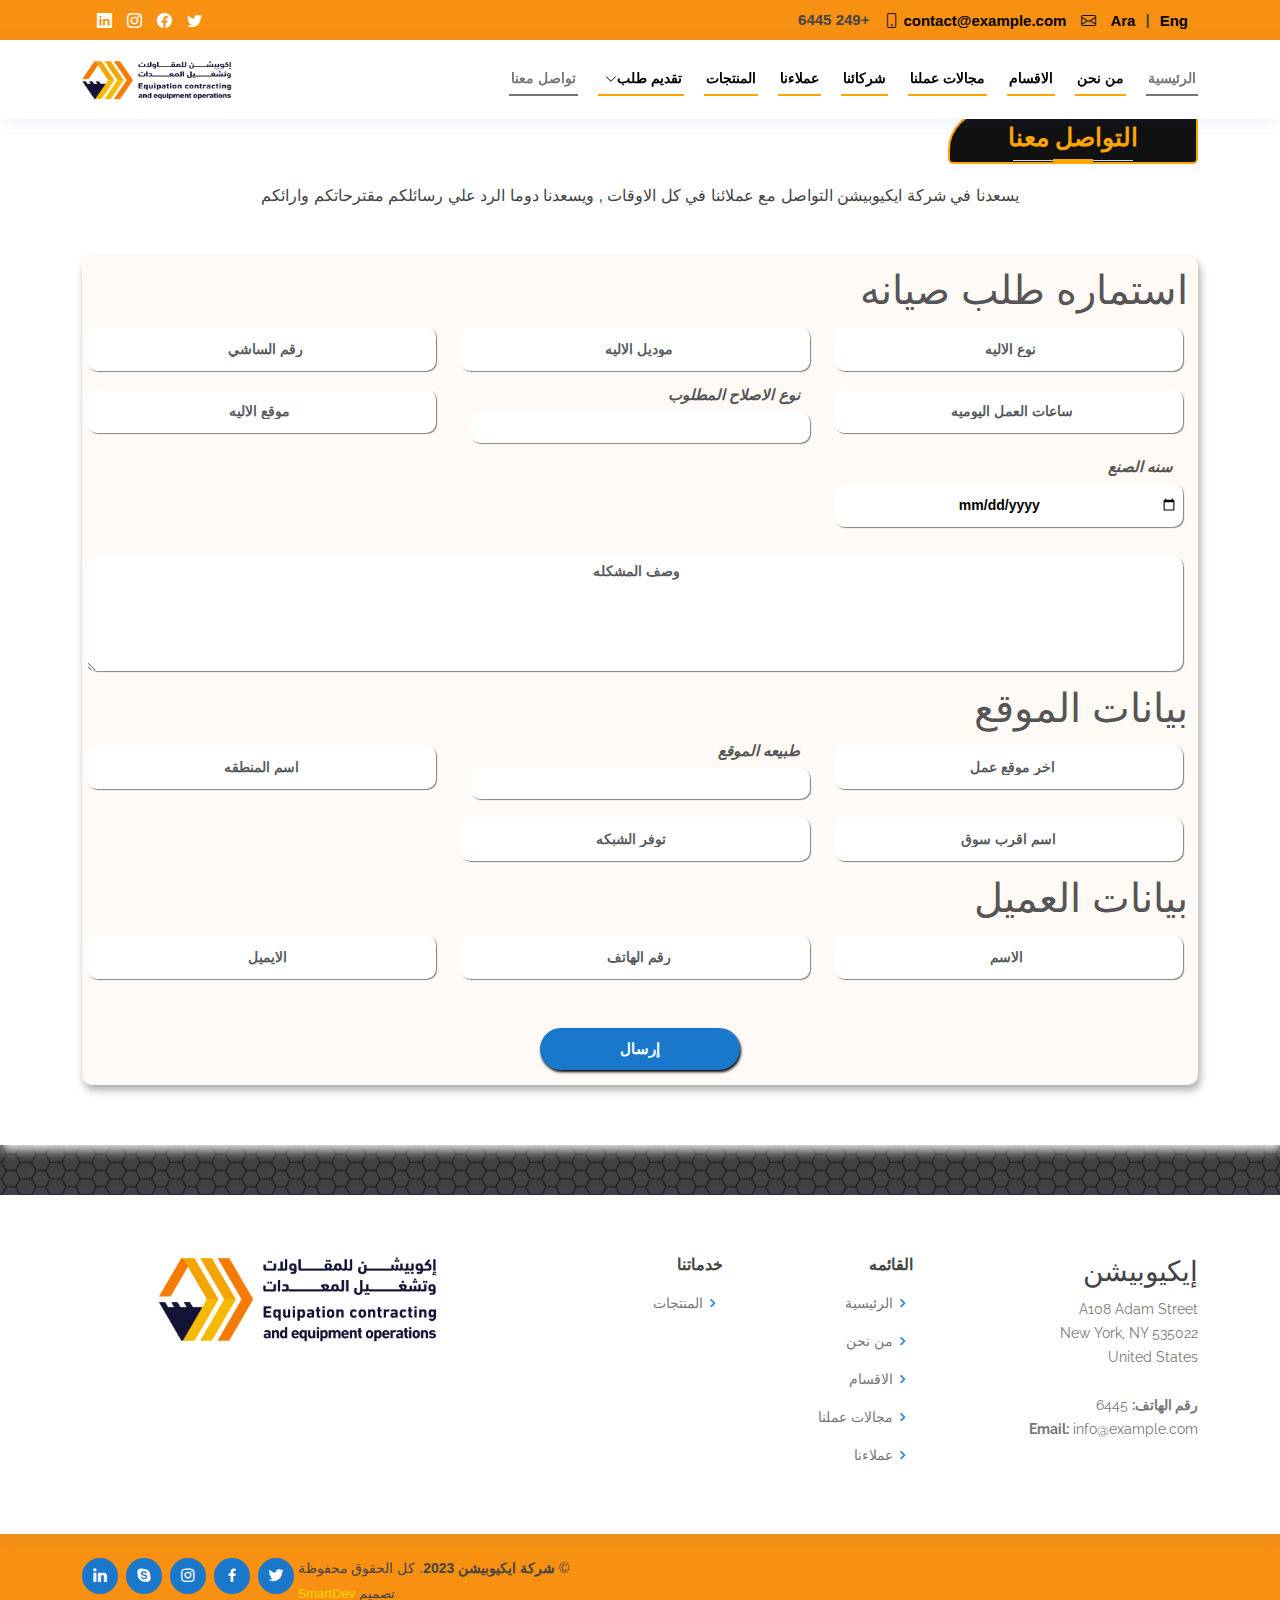
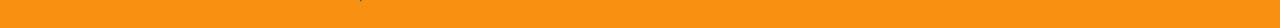
<file: Arabic/maintenance.html>
<!DOCTYPE html>
<html dir="rtl">

<head>
  <meta charset="utf-8">
  <meta content="width=device-width, initial-scale=1.0" name="viewport">

  <title>Equipation Compoany</title>
  <meta content="" name="description">
  <meta content="" name="keywords">

  <!-- Favicons -->
  <link href="assets/img/favicon.png" rel="icon">
  <link href="assets/img/apple-touch-icon.png" rel="apple-touch-icon">

  <!-- Google Fonts -->
  <link href="https://fonts.googleapis.com/css?family=Open+Sans:300,300i,400,400i,600,600i,700,700i|Raleway:300,300i,400,400i,500,500i,600,600i,700,700i|Poppins:300,300i,400,400i,500,500i,600,600i,700,700i" rel="stylesheet">

  <!-- Vendor CSS Files -->
  <link href="assets/vendor/fontawesome-free/css/all.min.css" rel="stylesheet">
  <link href="assets/vendor/animate.css/animate.min.css" rel="stylesheet">
  <link href="assets/vendor/bootstrap/css/bootstrap.min.css" rel="stylesheet">
  <link href="assets/vendor/bootstrap-icons/bootstrap-icons.css" rel="stylesheet">
  <link href="assets/vendor/boxicons/css/boxicons.min.css" rel="stylesheet">
  <link href="assets/vendor/glightbox/css/glightbox.min.css" rel="stylesheet">
  <link href="assets/vendor/remixicon/remixicon.css" rel="stylesheet">
  <link href="assets/vendor/swiper/swiper-bundle.min.css" rel="stylesheet">

  <!-- Template Main CSS File -->
  <link href="assets/css/style.css" rel="stylesheet">

  <!-- =======================================================
  * Template Name: Medilab
  * Updated: Jun 23 2023 with Bootstrap v5.3.0
  * Template URL: https://bootstrapmade.com/medilab-free-medical-bootstrap-theme/
  * Author: BootstrapMade.com
  * License: https://bootstrapmade.com/license/
  ======================================================== -->
</head>

<body>

  <!-- ======= Top Bar ======= -->
  <div id="topbar" class="d-flex align-items-center fixed-top">
    <div class="container d-flex justify-content-between">
      <div class="contact-info d-flex align-items-center">

        <a href="../English/index.html" class="linkedin" style="padding: 5px;margin: 5px;">Eng</i></i></a> | 
        <a href="../Arabic/index.html" class="linkedin" style="padding: 5px;margin: 5px;"">Ara</i></i></a>

        <i class="bi bi-envelope"></i> <a href="mailto:contact@example.com">contact@example.com</a>
        <i class="bi bi-phone"></i> +249 6445


      </div>
      <div class="d-none d-lg-flex social-links align-items-center">
        <a href="#" class="twitter"><i class="bi bi-twitter"></i></a>
        <a href="#" class="facebook"><i class="bi bi-facebook"></i></a>
        <a href="#" class="instagram"><i class="bi bi-instagram"></i></a>
        <a href="#" class="linkedin"><i class="bi bi-linkedin"></i></i></a>

      </div>
    </div>
  </div>

  <!-- ======= Header ======= -->
  <header id="header" class="fixed-top">
    <div class="container d-flex align-items-center">

 
      <!-- Uncomment below if you prefer to use an image logo -->
      <!-- <a href="index.html" class="logo me-auto"><img src="assets/img/logo.png" alt="" class="img-fluid"></a>-->

      <nav id="navbar" class="navbar order-last order-lg-0">
        <ul>
          <li><a class="nav-link scrollto active" href="#hero">الرئيسية</a></li>
          <li><a class="nav-link scrollto" href="#about">من نحن</a></li>
          <li><a class="nav-link scrollto" href="#departments">الاقسام</a></li>
          <li><a class="nav-link scrollto" href="#services"> مجالات عملنا </a></li>
          <li><a class="nav-link scrollto" href="#parenter"> شركائنا </a></li>
          <li><a class="nav-link scrollto" href="#cleints"> عملاءنا</a></li>
          <li><a class="nav-link scrollto" href="#doctors">المنتجات</a></li>
          <li class="dropdown"><a href="#"><span> تقديم طلب </span>  <i class="bi bi-chevron-down"></i></a>
            <ul>
              <li><a href="#">طلب تأجير</a></li>
              <!-- <li class="dropdown"><a href="#"><span>Deep Drop Down</span> <i class="bi bi-chevron-right"></i></a>
                <ul>
                  <li><a href="#">Deep Drop Down 1</a></li>
                  <li><a href="#">Deep Drop Down 2</a></li>
                  <li><a href="#">Deep Drop Down 3</a></li>
                  <li><a href="#">Deep Drop Down 4</a></li>
                  <li><a href="#">Deep Drop Down 5</a></li>
                </ul>
              </li> -->
              <li><a href="#">طلب توظيف</a></li>
              <li><a href="#">طلب تشغيل</a></li>
              <li><a href="#">طلب صيانة</a></li>
              <li><a href="#">طلب ترحيل</a></li>
              
    
            </ul>
          </li>
          <li><a class="nav-link scrollto" href="#contact">تواصل معنا</a></li>
        </ul>
        <i class="bi bi-list mobile-nav-toggle"></i>
      </nav><!-- .navbar -->

 <!--      <a href="#appointment" class="appointment-btn scrollto"><span class="d-none d-md-inline">Make an</span> Appointment</a> -->

           <h1 class="logo me-auto"><a href="index.html"><img src="assets/img/logo.jpg" style="width: 150px;"></a></h1>

    </div>
  </header><!-- End Header -->

 

  <main id="main">

  

    

    <!-- ======= Contact Section ======= -->
    <section id="contact" class="contact">
      <div class="container">

        <div class="section-title">
          <h2>التواصل معنا </h2>
          <p> يسعدنا في شركة ايكيوبيشن التواصل مع عملائنا في كل الاوقات , ويسعدنا دوما الرد علي رسائلكم مقترحاتكم وارائكم </p>
        </div>
      </div>

  

      <div class="container">
        <div class="row mt-5">

   

          <div class="col-lg-12 mt-5 mt-lg-0">

            <form action="forms/contact.php" method="post" role="form" class="php-email-form">

                <h1 for="textAreaRemark"> استماره طلب صيانه</h1>

              <div class="row">
                <div class="col-md-4 form-group">
                  <input type="text" name="Type" class="form-control" id="Type" placeholder="نوع الاليه " required>
                </div>
                <div class="col-md-4 form-group mt-3 mt-md-0">
                  <input type="text" class="form-control" name="model" id="model" placeholder=" موديل الاليه   " required>
                </div>

                <div class="col-md-4 form-group mt-3 mt-md-0">
                    <input type="text" class="form-control" name="Sashinumber" id="Sashinumber" placeholder="رقم الساشي  " required>
                  </div>

              </div>
     <!-- Start Input Start Time -->
     <div class="row">

     <div class="form-group col-md-4">
       
            <input type="text" class="form-control" name="time" id="time" placeholder="  ساعات العمل اليوميه    " required>
      </div>

      <div class="form-group col-md-4">
        <label>  نوع الاصلاح المطلوب </label>
        <div class="d-flex flex-row justify-content-between align-items-center">
          <select class="form-control mr-1" id="typeoffix" name="typeoffix" required>
            <option value="" disabled selected></option>
            <option value="1"> مشكله مكانيكا</option>
            <option value="2">كهرباء</option>
            <option value="3">حداده</option>
            <option value="4">تكيف</option>
            <option value="5">هيدروليك</option>


          </select>
        
        </div>
      </div>


      <div class="col-md-4 form-group">
        <input type="text" name="Type" class="form-control" id="location" placeholder="  موقع الاليه " required>
      </div>
    
     

      </div>


      <div class="row">
        

        <div class="form-group col-md-4">
            <label for="inputDate">سنه الصنع</label>
            <input type="date" class="form-control" id="inputDate" name="date" required />
          </div>
      </div>

      <div class="form-group mt-3">
        <textarea class="form-control" name="message" rows="5" placeholder="وصف المشكله " required></textarea>
      </div>
      <h1 for="textAreaRemark">بيانات الموقع </h1>

      <div class="row">
        <div class="col-md-4 form-group mt-3 mt-md-0">
            <input type="text" class="form-control" name="lastloc" id="Counter" placeholder=" اخر موقع عمل   " required>
          </div>
        <div class="form-group col-md-4">
           <label>  طبيعه الموقع </label>
           <div class="d-flex flex-row justify-content-between align-items-center">
             <select class="form-control mr-1" id="ready" name="ready" required>
               <option value="" disabled selected></option>
               <option value="1">جبال </option>
               <option value="2">أبار</option>
               <option value="3">مزرعه </option>
               <option value="4">منجم </option>
               <option value="4">مواقع مفتوحه </option>


             </select>
           
           </div>
         </div>
   
         <div class="col-md-4 form-group mt-3 mt-md-0">
            <input type="text" class="form-control" name="city" id="city" placeholder="   اسم المنطقه   " required>
          </div>

          <div class="col-md-4 form-group mt-3 mt-md-0">
            <input type="text" class="form-control" name="city2" id="city2" placeholder="   اسم اقرب سوق   " required>
          </div>
          <div class="col-md-4 form-group mt-3 mt-md-0">
            <input type="text" class="form-control" name="network" id="network" placeholder="     توفر الشبكه   " required>
          </div>

              </div>
             

              <h1 for="textAreaRemark">بيانات العميل </h1>


              <div class="row">
                <div class="col-md-4 form-group">
                  <input type="text" name="name" class="form-control" id="name" placeholder="  الاسم " required>
                </div>
                <div class="col-md-4 form-group mt-3 mt-md-0">
                  <input type="text" class="form-control" name="number" id="number" placeholder=" رقم الهاتف   " required>
                </div>

                <div class="col-md-4 form-group mt-3 mt-md-0">
                    <input type="text" class="form-control" name="email" id="email" placeholder="الايميل   " required>
                  </div>

              </div>

              
              <div class="my-3">
                <div class="loading">Loading</div>
                <div class="error-message"></div>
                <div class="sent-message">Your message has been sent. Thank you!</div>
              </div>
              <div class="text-center"><button type="submit"> إرسال </button></div>
            </form>

          </div>

        </div>

      </div>
    </section><!-- End Contact Section -->

  </main><!-- End #main -->

  <!-- ======= Footer ======= -->
  <footer id="footer">

    <div class="footer-top">
      <div class="container">
        <div class="row">

          <div class="col-lg-3 col-md-6 footer-contact">
            <h3>إيكيوبيشن </h3>
            <p>
              A108 Adam Street <br>
              New York, NY 535022<br>
              United States <br><br>
              <strong>رقم الهاتف:</strong> 6445<br>
              <strong>Email:</strong> info@example.com<br>
            </p>
          </div>

          <div class="col-lg-2 col-md-6 footer-links">
            <h4> القائمه</h4>
            <ul>
              <li><i class="bx bx-chevron-right"></i> <a href="#hero">الرئيسية</a></li>
              <li><i class="bx bx-chevron-right"></i> <a href="#about">من نحن</a></li>
              <li><i class="bx bx-chevron-right"></i> <a href="#departments">الاقسام</a></li>
              <li><i class="bx bx-chevron-right"></i> <a href="#services"> مجالات عملنا </a></li>
              <li><i class="bx bx-chevron-right"></i> <a href="#cleints"> عملاءنا</a></li>
            </ul>
          </div>



          <!-- <li><a class="nav-link scrollto" href="#doctors">المنتجات</a></li> -->




          
          <div class="col-lg-3 col-md-6 footer-links">
            <h4>خدماتنا</h4>
            <ul>
              <li><i class="bx bx-chevron-right"></i> <a href="#doctors">المنتجات</a></li>
           
            </ul>
          </div>

          <div class="col-lg-4 col-md-6 footer-newsletter">
              <h1 class="logo me-auto"><a href="index.html"><img src="assets/img/logo.jpg" style="width: 280px;"></a></h1>

          </div>

        </div>
      </div>
    </div>

    <div class="container d-md-flex py-4">

      <div class="me-md-auto text-center text-md-start">
        <div class="copyright">
          &copy;  <strong><span> شركة ايكيوبيشن </span>2023</strong>. كل الحقوق محفوظة
        </div>
        <div class="credits">
          <!-- All the links in the footer should remain intact. -->
          <!-- You can delete the links only if you purchased the pro version. -->
          <!-- Licensing information: https://bootstrapmade.com/license/ -->
          <!-- Purchase the pro version with working PHP/AJAX contact form: https://bootstrapmade.com/medilab-free-medical-bootstrap-theme/ -->
           تصميم <a href="#">SmartDev</a>
        </div>
      </div>
      <div class="social-links text-center text-md-right pt-3 pt-md-0">
        <a href="#" class="twitter"><i class="bx bxl-twitter"></i></a>
        <a href="#" class="facebook"><i class="bx bxl-facebook"></i></a>
        <a href="#" class="instagram"><i class="bx bxl-instagram"></i></a>
        <a href="#" class="google-plus"><i class="bx bxl-skype"></i></a>
        <a href="#" class="linkedin"><i class="bx bxl-linkedin"></i></a>
      </div>
    </div>
  </footer><!-- End Footer -->

  <div id="preloader"></div>
  <a href="#" class="back-to-top d-flex align-items-center justify-content-center"><i class="bi bi-arrow-up-short"></i></a>

  <!-- Vendor JS Files -->
  <script src="assets/vendor/purecounter/purecounter_vanilla.js"></script>
  <script src="assets/vendor/bootstrap/js/bootstrap.bundle.min.js"></script>
  <script src="assets/vendor/glightbox/js/glightbox.min.js"></script>
  <script src="assets/vendor/swiper/swiper-bundle.min.js"></script>
  <script src="assets/vendor/php-email-form/validate.js"></script>

  <!-- Template Main JS File -->
  <script src="assets/js/main.js"></script>

</body>

</html>
</file>
<file: Arabic/assets/css/style.css>
/**
* Template Name: Medilab
* Updated: Jun 23 2023 with Bootstrap v5.3.0
* Template URL: https://bootstrapmade.com/medilab-free-medical-bootstrap-theme/
* Author: BootstrapMade.com
* License: https://bootstrapmade.com/license/
*/

/*--------------------------------------------------------------
# General
--------------------------------------------------------------*/
body {
  font-family: "Arial", sans-serif;
  color: #444444;
  background :url('../img/bg.png');
  background-size: 30px;
  background-clip: content-box;
}

a {
  color: gold;
  text-decoration: none;
}

a:hover {
  color: gold;
  text-decoration: none;
}

h1,
h2,
h3,
h4,
h5,
h6 {
  font-family: "Arial", sans-serif;
}

/*--------------------------------------------------------------
# Preloader
--------------------------------------------------------------*/
#preloader {
  position: fixed;
  top: 0;
  left: 0;
  right: 0;
  bottom: 0;
  z-index: 9999;
  overflow: hidden;
  background: #fff;
}

#preloader:before {
  content: "";
  position: fixed;
  top: calc(50% - 30px);
  left: calc(50% - 30px);
  border: 6px solid #1977cc;
  border-top-color: #d1e6f9;
  border-radius: 50%;
  width: 60px;
  height: 60px;
  animation: animate-preloader 1s linear infinite;
}

@keyframes animate-preloader {
  0% {
    transform: rotate(0deg);
  }

  100% {
    transform: rotate(360deg);
  }
}

/*--------------------------------------------------------------
# Back to top button
--------------------------------------------------------------*/
.back-to-top {
  position: fixed;
  visibility: hidden;
  opacity: 0;
  right: 15px;
  bottom: 15px;
  z-index: 996;
  background: black;
  width: 40px;
  height: 40px;
  border-radius: 4px;
  transition: all 0.4s;
}

.back-to-top i {
  font-size: 28px;
  color: #fff;
  line-height: 0;
}

.back-to-top:hover {
  background:orange;
  color: #fff;
}

.back-to-top.active {
  visibility: visible;
  opacity: 1;
}

.datepicker-dropdown {
  padding: 20px !important;
}

/*--------------------------------------------------------------
# Top Bar
--------------------------------------------------------------*/
#topbar {
  background: rgb(248, 144, 18);
  height: 40px;
  font-size: 15px;
  transition: all 0.5s;
  z-index: 996;
  font-weight: bold;
}

#topbar.topbar-scrolled {
  top: -40px;
}

#topbar .contact-info a {
  line-height: 1;
  color: black;
  transition: 0.3s;
}

#topbar .contact-info a:hover {
  color: #fff;
}

#topbar .contact-info i {
  color: #111;
  padding-right: 4px;
  margin-left: 15px;
  line-height: 0;
}

#topbar .contact-info i:first-child {
  margin-right: 0;
}

#topbar .social-links a {
  color: white;
  padding-left: 15px;
  display: inline-block;
  line-height: 1px;
  transition: 0.3s;
}

#topbar .social-links a:hover {
  color: black;
}

#topbar .social-links a:first-child {
  border-left: 0;
}

/*--------------------------------------------------------------
# Header
--------------------------------------------------------------*/
#header {
  background: #fff;
  transition: all 0.5s;
  z-index: 997;
  padding: 15px 0;
  top: 40px;
  box-shadow: 0px 2px 15px rgba(25, 119, 204, 0.1);
}

#header.header-scrolled {
  top: 0;
}

#header .logo {
  font-size: 30px;
  margin: 0;
  padding: 0;
  line-height: 1;
  font-weight: 700;
  letter-spacing: 0.5px;
  font-family: "Poppins", sans-serif;
}

#header .logo a {
  color: #2c4964;
}

#header .logo img {
  max-height: 40px;
}

/**
* Appointment Button *
*/
.appointment-btn {
  margin-left: 25px;
  background: #1977cc;
  color: #fff;
  border-radius: 50px;
  padding: 8px 25px;
  white-space: nowrap;
  transition: 0.3s;
  font-size: 14px;
  display: inline-block;
}

.appointment-btn:hover {
  background: #166ab5;
  color: #fff;
}

@media (max-width: 768px) {
  .appointment-btn {
    margin: 0 15px 0 0;
    padding: 6px 18px;
  }
}

/*--------------------------------------------------------------
# Navigation Menu
--------------------------------------------------------------*/
/**
* Desktop Navigation 
*/
.navbar {
  padding: 0;
}

.navbar ul {
  margin: 0;
  padding: 0;
  display: flex;
  list-style: none;
  align-items: center;
}

.navbar li {
  position: relative;
}

.navbar>ul>li {
  position: relative;
  white-space: nowrap;
  padding: 8px 0 8px 20px;
}

.navbar a,
.navbar a:focus {
  font-size: 10px;
  font-weight: bold;
  display: flex;
  align-items: center;
  justify-content: space-between;
  font-size: 14px;
  color: #000;
  white-space: nowrap;
  transition: 0.3s;
  border-bottom: 2px solid orange;
  padding: 5px 2px;
}

.navbar a i,
.navbar a:focus i {
  font-size: 12px;
  line-height: 0;
  margin-left: 5px;
}

.navbar a:hover,
.navbar .active,
.navbar .active:focus,
.navbar li:hover>a {
  color: #777;
  border-color: #777;
}

.navbar .dropdown ul {
  display: block;
  position: absolute;
  left: 20px;
  top: calc(100% + 30px);
  margin: 0;
  padding: 10px 0;
  z-index: 99;
  opacity: 0;
  visibility: hidden;
  background: #f6f5f5;
  box-shadow: 0px 0px 30px rgba(127, 137, 161, 0.25);
  transition: 0.3s;
}

.navbar .dropdown ul li {
  min-width: 200px;
}

.navbar .dropdown ul a {
  padding: 10px 20px;
  font-size: 14px;
  font-weight: 500;
  text-transform: none;
  color: #082744;
  border: none;
}

.navbar .dropdown ul a i {
  font-size: 12px;
}

.navbar .dropdown ul a:hover,
.navbar .dropdown ul .active:hover,
.navbar .dropdown ul li:hover>a {
  color: #fff;
  background-color: orange;
}

.navbar .dropdown:hover>ul {
  opacity: 1;
  top: 100%;
  visibility: visible;
}

.navbar .dropdown .dropdown ul {
  top: 0;
  left: calc(100% - 30px);
  visibility: hidden;
}

.navbar .dropdown .dropdown:hover>ul {
  opacity: 1;
  top: 0;
  left: 100%;
  visibility: visible;
}

@media (max-width: 1366px) {
  .navbar .dropdown .dropdown ul {
    left: -90%;
  }

  .navbar .dropdown .dropdown:hover>ul {
    left: -100%;
  }
}

/**
* Mobile Navigation 
*/
.mobile-nav-toggle {
  color: #2c4964;
  font-size: 28px;
  cursor: pointer;
  display: none;
  line-height: 0;
  transition: 0.5s;
}

.mobile-nav-toggle.bi-x {
  color: #fff;
}

@media (max-width: 991px) {
  .mobile-nav-toggle {
    display: block;
  }

  .navbar ul {
    display: none;
  }
}

.navbar-mobile {
  position: fixed;
  overflow: hidden;
  top: 0;
  right: 0;
  left: 0;
  bottom: 0;
  background: rgba(28, 47, 65, 0.9);
  transition: 0.3s;
  z-index: 999;
}

.navbar-mobile .mobile-nav-toggle {
  position: absolute;
  top: 15px;
  right: 15px;
}

.navbar-mobile ul {
  display: block;
  position: absolute;
  top: 55px;
  right: 15px;
  bottom: 15px;
  left: 15px;
  padding: 10px 0;
  background-color: #fff;
  overflow-y: auto;
  transition: 0.3s;
}

.navbar-mobile>ul>li {
  padding: 0;
}

.navbar-mobile a,
.navbar-mobile a:focus {
  padding: 10px 20px;
  font-size: 15px;
  color: #2c4964;
  border: none;
}

.navbar-mobile a:hover,
.navbar-mobile .active,
.navbar-mobile li:hover>a {
  color: #555;
}

.navbar-mobile .getstarted,
.navbar-mobile .getstarted:focus {
  margin: 15px;
}

.navbar-mobile .dropdown ul {
  position: static;
  display: none;
  margin: 10px 20px;
  padding: 10px 0;
  z-index: 99;
  opacity: 1;
  visibility: visible;
  background: #fff;
  box-shadow: 0px 0px 30px rgba(127, 137, 161, 0.25);
}

.navbar-mobile .dropdown ul li {
  min-width: 200px;
}

.navbar-mobile .dropdown ul a {
  padding: 10px 20px;
}

.navbar-mobile .dropdown ul a i {
  font-size: 12px;
}

.navbar-mobile .dropdown ul a:hover,
.navbar-mobile .dropdown ul .active:hover,
.navbar-mobile .dropdown ul li:hover>a {
  color: #1977cc;
}

.navbar-mobile .dropdown>.dropdown-active {
  display: block;
}

/*--------------------------------------------------------------
# Hero Section
--------------------------------------------------------------*/
#hero {
  width: 100%;
  height: 90vh;
  background: url("../img/hero-bg.jpg") top center;
  background-size: cover;
  margin-bottom: -200px;
}

#hero .container {
  position: relative;
}

#hero h1 {
  margin: 0;
  font-size: 48px;
  font-weight: 700;
  line-height: 56px;
  text-transform: uppercase;
  color: #2c4964;
}

#hero h2 {
  color: #2c4964;
  margin: 10px 0 0 0;
  font-size: 24px;
}

#hero .btn-get-started {
  font-family: "Raleway", sans-serif;
  text-transform: uppercase;
  font-weight: 500;
  font-size: 14px;
  letter-spacing: 1px;
  display: inline-block;
  padding: 12px 35px;
  margin-top: 30px;
  border-radius: 50px;
  transition: 0.5s;
  color: #fff;
  background: #1977cc;
}

#hero .btn-get-started:hover {
  background: #3291e6;
}

@media (min-width: 1024px) {
  #hero {
    background-attachment: fixed;
  }
}

@media (max-width: 992px) {
  #hero {
    margin-bottom: 0;
    height: 100vh;
  }

  #hero .container {
    padding-bottom: 63px;
  }

  #hero h1 {
    font-size: 28px;
    line-height: 36px;
  }

  #hero h2 {
    font-size: 18px;
    line-height: 24px;
    margin-bottom: 30px;
  }
}

@media (max-height: 600px) {
  #hero {
    height: 110vh;
  }
}

/*--------------------------------------------------------------
# Sections General
--------------------------------------------------------------*/
section {
  padding: 60px 0;
  overflow: hidden;
}

.section-bg {
  background-color: #f1f7fd;
}

.section-title {
  text-align: center;
  align-content: center;
  align-items: center;
  align-self: center;
  margin : 0px;
}

.section-title h2 {
  font-size: 25px;
  font-weight: bold;
  padding: 10px;
  position: relative;
  color: orange ;
  background-color: #111 ;
  width: 250px;
  text-align: center;
  float: none;
  align-self: center;
  border-radius:  40px 5px 5px 5px  ;
  margin-bottom: 20px;
  border: solid 2px orange;
}

.section-title h2::before {
  content: "";
  position: absolute;
  display: block;
  width: 120px;
  height: 1px;
  background: #ddd;
  bottom: 1px;
  left: calc(50% - 60px);
}

.section-title h2::after {
  content: "";
  position: absolute;
  display: block;
  width: 40px;
  height: 3px;
  background: orange;
  bottom: 0;
  left: calc(50% - 20px);
}

.section-title p {
  margin-bottom: 0;
}

/*--------------------------------------------------------------
# Breadcrumbs
--------------------------------------------------------------*/
.breadcrumbs {
  padding: 20px 0;
  background-color: #f1f7fd;
  min-height: 40px;
  margin-top: 120px;
}

@media (max-width: 992px) {
  .breadcrumbs {
    margin-top: 100px;
  }
}

.breadcrumbs h2 {
  font-size: 24px;
  font-weight: 300;
  margin: 0;
}

@media (max-width: 992px) {
  .breadcrumbs h2 {
    margin: 0 0 10px 0;
  }
}

.breadcrumbs ol {
  display: flex;
  flex-wrap: wrap;
  list-style: none;
  padding: 0;
  margin: 0;
  font-size: 14px;
}

.breadcrumbs ol li+li {
  padding-left: 10px;
}

.breadcrumbs ol li+li::before {
  display: inline-block;
  padding-right: 10px;
  color: #6c757d;
  content: "/";
}

@media (max-width: 768px) {
  .breadcrumbs .d-flex {
    display: block !important;
  }

  .breadcrumbs ol {
    display: block;
  }

  .breadcrumbs ol li {
    display: inline-block;
  }
}

/*--------------------------------------------------------------
# Why Us
--------------------------------------------------------------*/
.why-us .content {
  padding: 30px;
 background: rgb(248, 144, 18);
  border-radius: 4px;
  color: #fff;
}

.why-us .content h3 {
  font-weight: 700;
  font-size: 34px;
  margin-bottom: 30px;
}

.why-us .content p {
  margin-bottom: 30px;
}

.why-us .content .more-btn {
  display: inline-block;
  background: rgba(255, 255, 255, 0.2);
  padding: 6px 30px 8px 30px;
  color: #fff;
  border-radius: 50px;
  transition: all ease-in-out 0.4s;
}

.why-us .content .more-btn i {
  font-size: 14px;
}

.why-us .content .more-btn:hover {
  color: orange;
  background: #fff;
}

.why-us .icon-boxes .icon-box {
  text-align: center;
  border-radius: 10px;
  background: #fff;
  box-shadow: 0px 2px 15px rgba(0, 0, 0, 0.1);
  padding: 40px 30px;
  width: 100%;
}

.why-us .icon-boxes .icon-box i {
  font-size: 40px;
  color: orange;
  margin-bottom: 30px;
}

.why-us .icon-boxes .icon-box h4 {
  font-size: 20px;
  font-weight: 700;
  margin: 0 0 30px 0;
}

.why-us .icon-boxes .icon-box p {
  font-size: 15px;
  color: #848484;
}

/*-------------------------------------------------------------
# our Vision
--------------------------------------------------------------*/

.vision .container-fluid{
  padding: 0px;margin: 0px;
}

.vision .icon-box {
  margin: 10px;
  padding: 10px;
  background-color: #fff;
  border-radius: 5px;
  box-shadow: 3px 0px 5px black;
  animation: up-down 2s ease-in-out infinite alternate-reverse both;

}

.vision .icon-box .title a{
  transition: all 400ms cubic-bezier(0.55, 0.055, 0.675, 0.19);
  border-radius: 5px;
  display: block;
  width: 230px;
  color: #123;
  font-weight: bold;
  border-bottom:  solid 1px #432 ; 
}

.vision .icon-box p{
  margin: 0px;padding: 0px;
  font-weight: bold;
}


/*--------------------------------------------------------------
# About
--------------------------------------------------------------*/

.about .container-fluid{
  background-color: #fff;
}

.about .icon-boxes h4 {
  font-size: 20px;
  color: orange;
  margin-bottom: 10px;
}

.about .icon-boxes h3 {
   font-size: 25px;
  color: orange;
  margin-bottom: 10px;
  font-weight: bold;
}

.about .icon-box {
  margin-top: 20px;
  padding: 10px;
  border-bottom: solid 2px black;
}

.about .icon-box .icon {
  float: left;
  display: flex;
  align-items: center;
  justify-content: center;
  width: 64px;
  height: 64px;
  border: 2px solid #8dc2f1;
  border-radius: 50px;
  transition: 0.5s;
}

.about .icon-box .icon i {
  color: #1977cc;
  font-size: 32px;
}

.about .icon-box:hover .icon {
  background: #1977cc;
  border-color: #1977cc;
}

.about .icon-box:hover .icon i {
  color: #fff;
}

.about .icon-box .title {
  margin-left: 85px;
  font-weight: 700;
  margin-bottom: 5px;
  font-size: 20px;
}

.about .icon-box .title a {
  color: #343a40;
  transition: 0.3s;
}

.about .icon-box .title a:hover {
  color: #1977cc;
}

.about .icon-box .description {
  margin-left: 85px;
  line-height: 24px;
  font-size: 18px;
  font-weight: normal;
}

.about .video-box {
  background: url("../img/about.jpg") center center no-repeat;
  background-size: cover;
  height: 490px;
}

.about .play-btn {
  width: 94px;
  height: 94px;
  background: radial-gradient(#1977cc 50%, rgba(25, 119, 204, 0.4) 52%);
  border-radius: 50%;
  display: block;
  position: absolute;
  left: calc(50% - 47px);
  top: calc(50% - 47px);
  overflow: hidden;
}

.about .play-btn::after {
  content: "";
  position: absolute;
  left: 50%;
  top: 50%;
  transform: translateX(-40%) translateY(-50%);
  width: 0;
  height: 0;
  border-top: 10px solid transparent;
  border-bottom: 10px solid transparent;
  border-left: 15px solid #fff;
  z-index: 100;
  transition: all 400ms cubic-bezier(0.55, 0.055, 0.675, 0.19);
}

.about .play-btn::before {
  content: "";
  position: absolute;
  width: 120px;
  height: 120px;
  animation-delay: 0s;
  animation: pulsate-btn 2s;
  animation-direction: forwards;
  animation-iteration-count: infinite;
  animation-timing-function: steps;
  opacity: 1;
  border-radius: 50%;
  border: 5px solid rgba(25, 119, 204, 0.7);
  top: -15%;
  left: -15%;
  background: rgba(198, 16, 0, 0);
}

.about .play-btn:hover::after {
  border-left: 15px solid #1977cc;
  transform: scale(20);
}

.about .play-btn:hover::before {
  content: "";
  position: absolute;
  left: 50%;
  top: 50%;
  transform: translateX(-40%) translateY(-50%);
  width: 0;
  height: 0;
  border: none;
  border-top: 10px solid transparent;
  border-bottom: 10px solid transparent;
  border-left: 15px solid #fff;
  z-index: 200;
  animation: none;
  border-radius: 0;
}

@keyframes pulsate-btn {
  0% {
    transform: scale(0.6, 0.6);
    opacity: 1;
  }

  100% {
    transform: scale(1, 1);
    opacity: 0;
  }
}

/*--------------------------------------------------------------
# Counts
--------------------------------------------------------------*/
.counts {
  background: url('../img/count.jpeg');
  background-size: 110% auto;
  background-position: center;
  background-attachment: fixed; 
  background-repeat: no-repeat;
  background-blend-mode: darken;
  padding: 70px 0 60px;
}

.counts .count-box {
  padding: 30px 30px 25px 30px;
  width: 100%;
  position: relative;
  text-align: center;
  background: #00000099;
}

.counts .count-box i {
  position: absolute;
  top: -25px;
  left: 50%;
  transform: translateX(-50%);
  background: #1977cc;
  color: #fff;
  border-radius: 50px;
  display: inline-flex;
  align-items: center;
  justify-content: center;
  width: 48px;
  height: 48px;
}

.counts .count-box span {
  font-size: 32px;
  display: block;
  font-weight: 600;
  color: #fff;
}

.counts .count-box p {
  padding: 0;
  margin: 0;
  font-family: "Raleway", sans-serif;
  font-size: 15px;
  color: #fff;
}

/*--------------------------------------------------------------
# Departments
--------------------------------------------------------------*/
.departments{
  background-color: #eee;
}

.departments .icon-box {
  padding: 20px;
  background-color: #fff;
  text-align: right;
  border: 1px solid #d5e1ed;
  padding: 80px 20px;
  transition: all ease-in-out 0.3s;
  width: 100%;
  border-bottom: solid 10px orange;
  margin-bottom: 10px;
  box-shadow: 3px 6px 9px black;
}

.departments .icon-box .icon {
  margin: 0 auto;
  width: 64px;
  height: 64px;
  background: orange;
  border-radius: 5px;
  transition: all 0.3s ease-out 0s;
  display: flex;
  align-items: center;
  justify-content: center;
  margin-bottom: 20px;
  transform-style: preserve-3d;
  position: relative;
  z-index: 2;
  float: left;
}

.departments .icon-box .icon i {
  color: #fff;
  font-size: 28px;
  transition: ease-in-out 0.3s;
}

.departments .icon-box .icon::before {
  position: absolute;
  content: "";
  left: -8px;
  top: -8px;
  height: 100%;
  width: 100%;
  background: rgba(25, 119, 204, 0.2);
  border-radius: 5px;
  transition: all 0.3s ease-out 0s;
  transform: translateZ(-1px);
  z-index: -1;
}

.departments .icon-box h4 {
  font-weight: 700;
  margin-bottom: 15px;
  font-size: 24px;
}

.departments .icon-box h4 a {
  color: #2c4964;
}

.departments .icon-box p {
  line-height: 24px;
  font-size: 14px;
  margin-bottom: 0;
}

.departments .icon-box:hover {
  background: #eee;
  border-color: #2c4964;
}

.departments .icon-box:hover .icon {
  background: #fff;
}

.departments .icon-box:hover .icon i {
  color: #000;
}

.departments .icon-box:hover .icon::before {
  background: rgba(255, 255, 255, 0.3);
}

.departments .icon-box:hover h4 a,
.departments .icon-box:hover p {
  color: #123;
}

/*--------------------------------------------------------------
# Appointments
--------------------------------------------------------------*/
.appointment .php-email-form {
  width: 100%;
}

.appointment .php-email-form .form-group {
  padding-bottom: 8px;
}

.appointment .php-email-form .validate {
  display: none;
  color: red;
  margin: 0 0 15px 0;
  font-weight: 400;
  font-size: 13px;
}

.appointment .php-email-form .error-message {
  display: none;
  color: #fff;
  background: #ed3c0d;
  text-align: left;
  padding: 15px;
  font-weight: 600;
}

.appointment .php-email-form .error-message br+br {
  margin-top: 25px;
}

.appointment .php-email-form .sent-message {
  display: none;
  color: #fff;
  background: #18d26e;
  text-align: center;
  padding: 15px;
  font-weight: 600;
}

.appointment .php-email-form .loading {
  display: none;
  background: #fff;
  text-align: center;
  padding: 15px;
}

.appointment .php-email-form .loading:before {
  content: "";
  display: inline-block;
  border-radius: 50%;
  width: 24px;
  height: 24px;
  margin: 0 10px -6px 0;
  border: 3px solid #18d26e;
  border-top-color: #eee;
  animation: animate-loading 1s linear infinite;
}

.appointment .php-email-form input,
.appointment .php-email-form textarea,
.appointment .php-email-form select {
  border-radius: 0;
  box-shadow: none;
  font-size: 14px;
  padding: 10px !important;
}

.appointment .php-email-form input:focus,
.appointment .php-email-form textarea:focus,
.appointment .php-email-form select:focus {
  border-color: #1977cc;
}

.appointment .php-email-form input,
.appointment .php-email-form select {
  height: 44px;
}

.appointment .php-email-form textarea {
  padding: 10px 12px;
}

.appointment .php-email-form button[type=submit] {
  background: #1977cc;
  border: 0;
  padding: 10px 35px;
  color: #fff;
  transition: 0.4s;
  border-radius: 50px;
}

.appointment .php-email-form button[type=submit]:hover {
  background: #1c84e3;
}

/*--------------------------------------------------------------
# Services
--------------------------------------------------------------*/

.services {
  background-color: #fff;
  margin-top: 50px;
}

.services {
  overflow: hidden;
}

.services .nav-tabs {
  border: 0;
}

.services .nav-link {
  text-align: center;
  border: 0;
  padding: 12px 15px 12px 0;
  transition: 0.3s;
  color: #fff;
  border-radius: 0;
  border-right: 2px solid #ebf1f6;
  font-weight: 600;
  font-size: 15px;
  font-weight: bold;
  background-color: orange;
  border-radius: 20px;
}

.services .nav-link:hover {
  color: black;
}

.services .nav-link.active {
  color: gold;
  border-color: black;
}

.services .tab-pane.active {
  animation: fadeIn 0.5s ease-out;
}

.services .details h3 {
  font-size: 20px;
  font-weight: bold;
  margin-bottom: 20px;
  color: #2c4964;
}

.services .details p {
  color: #777777;
}

.services .details p:last-child {
  margin-bottom: 0;
}

@media (max-width: 992px) {
  .services .nav-link {
    border: 0;
    padding: 15px;
    width: 100%;
    margin: 0px;
    background-color: #fff;
    color: black;
  }

  .services .nav-link.active {
    color: #eee;
    background-color: orange;
  }
}

/*--------------------------------------------------------------
# Pref
--------------------------------------------------------------*/

.pref {
  background-color: #fff;
  margin-top: 50px;
  color: #123;
}

.pref {
  overflow: hidden;
}

.pref .nav-tabs {
  border: 0;
  background-color: #fff;
  width: 100%;
  margin: 0px;padding: 0px;
}

.pref .nav-link {
  color: gray;
  font-weight: bold;
  text-align: center;
   margin: 0px;padding: 0px;
}

.pref .nav-link:hover {
  color: gold;
  background-color: gray;
}

.pref .nav-link.active {
  color: #fff;
  background-color: gray;
}

.pref .tab-pane.active {
  animation-delay: 1s;
  /*animation: fadeIn 3s ease-out;*/
  animation : up-down 3s ;
}

.pref .details h3 {
  font-size: 20px;
  font-weight: bold;
  margin-top: 10px;
  color: #2c4964;
  text-align: center;
}

.pref .details p {
  text-align: center;
  color: #123;
}

.pref .details p:last-child {
  margin-bottom: 5;
}

@media (max-width: 992px) {
  .pref .nav-link {
    background-color: #fff;
    padding: 0px;margin: 0px;
  }

  .pref .nav-link.active {
    color: gold;
    background-color: #fff;
    border-bottom: solid 1px black;
  }

  .pref p {
    background-color: #fff;
    border-radius: 10px;
    padding: 5px;
    margin: 5px;
  }
}

/*--------------------------------------------------------------
# Doctors
--------------------------------------------------------------*/
.doctors {
  background: #fff;
}

.doctors .member {
  position: relative;
  box-shadow: 0px 2px 15px rgba(44, 73, 100, 0.08);
  padding: 30px;
  border-radius: 10px;
}

.doctors .member .pic {
  overflow: hidden;
  width: 180px;
  border-radius: 50%;
}

.doctors .member .pic img {
  transition: ease-in-out 0.3s;
}

.doctors .member:hover img {
  transform: scale(1.1);
}

.doctors .member .member-info {
  padding-left: 30px;
}

.doctors .member h4 {
  font-weight: 700;
  margin-bottom: 5px;
  font-size: 20px;
  color: #2c4964;
}

.doctors .member span {
  display: block;
  font-size: 15px;
  padding-bottom: 10px;
  position: relative;
  font-weight: 500;
}

.doctors .member span::after {
  content: "";
  position: absolute;
  display: block;
  width: 50px;
  height: 1px;
  background: #b2c8dd;
  bottom: 0;
  left: 0;
}

.doctors .member p {
  margin: 10px 0 0 0;
  font-size: 14px;
}

.doctors .member .social {
  margin-top: 12px;
  display: flex;
  align-items: center;
  justify-content: flex-start;
}

.doctors .member .social a {
  transition: ease-in-out 0.3s;
  display: flex;
  align-items: center;
  justify-content: center;
  border-radius: 50px;
  width: 32px;
  height: 32px;
  background: #a0bcd5;
}

.doctors .member .social a i {
  color: #fff;
  font-size: 16px;
  margin: 0 2px;
}

.doctors .member .social a:hover {
  background: #1977cc;
}

.doctors .member .social a+a {
  margin-left: 8px;
}

/*--------------------------------------------------------------
# Frequently Asked Questions
--------------------------------------------------------------*/
.faq .faq-list {
  padding: 0 100px;
}

.faq .faq-list ul {
  padding: 0;
  list-style: none;
}

.faq .faq-list li+li {
  margin-top: 15px;
}

.faq .faq-list li {
  padding: 20px;
  background: #fff;
  border-radius: 4px;
  position: relative;
}

.faq .faq-list a {
  display: block;
  position: relative;
  font-family: "Poppins", sans-serif;
  font-size: 16px;
  line-height: 24px;
  font-weight: 500;
  padding: 0 30px;
  outline: none;
  cursor: pointer;
}

.faq .faq-list .icon-help {
  font-size: 24px;
  position: absolute;
  right: 0;
  left: 20px;
  color: #76b5ee;
}

.faq .faq-list .icon-show,
.faq .faq-list .icon-close {
  font-size: 24px;
  position: absolute;
  right: 0;
  top: 0;
}

.faq .faq-list p {
  margin-bottom: 0;
  padding: 10px 0 0 0;
}

.faq .faq-list .icon-show {
  display: none;
}

.faq .faq-list a.collapsed {
  color: #343a40;
}

.faq .faq-list a.collapsed:hover {
  color: #1977cc;
}

.faq .faq-list a.collapsed .icon-show {
  display: inline-block;
}

.faq .faq-list a.collapsed .icon-close {
  display: none;
}

@media (max-width: 1200px) {
  .faq .faq-list {
    padding: 0;
  }
}

/*--------------------------------------------------------------
# Testimonials
--------------------------------------------------------------*/
.testimonials .testimonial-wrap {
  padding-left: 50px;
}

.testimonials .testimonials-carousel,
.testimonials .testimonials-slider {
  overflow: hidden;
}

.testimonials .testimonial-item {
  box-sizing: content-box;
  padding: 30px 30px 30px 60px;
  margin: 30px 15px;
  min-height: 200px;
  box-shadow: 0px 2px 12px rgba(44, 73, 100, 0.08);
  position: relative;
  background: #fff;
}

.testimonials .testimonial-item .testimonial-img {
  width: 90px;
  border-radius: 10px;
  border: 6px solid #fff;
  position: absolute;
  left: -45px;
}

.testimonials .testimonial-item h3 {
  font-size: 18px;
  font-weight: bold;
  margin: 10px 0 5px 0;
  color: #111;
}

.testimonials .testimonial-item h4 {
  font-size: 14px;
  color: #999;
  margin: 0;
}

.testimonials .testimonial-item .quote-icon-left,
.testimonials .testimonial-item .quote-icon-right {
  color: #badaf7;
  font-size: 26px;
}

.testimonials .testimonial-item .quote-icon-left {
  display: inline-block;
  left: -5px;
  position: relative;
}

.testimonials .testimonial-item .quote-icon-right {
  display: inline-block;
  right: -5px;
  position: relative;
  top: 10px;
}

.testimonials .testimonial-item p {
  font-style: italic;
  margin: 15px auto 15px auto;
}

.testimonials .swiper-pagination {
  margin-top: 20px;
  position: relative;
}

.testimonials .swiper-pagination .swiper-pagination-bullet {
  width: 12px;
  height: 12px;
  background-color: #fff;
  opacity: 1;
  border: 1px solid #1977cc;
}

.testimonials .swiper-pagination .swiper-pagination-bullet-active {
  background-color: #1977cc;
}

@media (max-width: 767px) {
  .testimonials .testimonial-wrap {
    padding-left: 0;
  }

  .testimonials .testimonials-carousel,
  .testimonials .testimonials-slider {
    overflow: hidden;
  }

  .testimonials .testimonial-item {
    padding: 30px;
    margin: 15px;
  }

  .testimonials .testimonial-item .testimonial-img {
    position: static;
    left: auto;
  }
}

/*--------------------------------------------------------------
# Gallery
--------------------------------------------------------------*/

.gallery{
  background-color: #fff;
}

.gallery .gallery-item {
  overflow: hidden;
  border-right: 3px solid #fff;
  border-bottom: 3px solid #fff;
}

.gallery .gallery-item img {
  transition: all ease-in-out 0.4s;
}

.gallery .gallery-item:hover img {
  transform: scale(1.1);
}

/*--------------------------------------------------------------
# Contact
--------------------------------------------------------------*/

.contact{
  background-color: #fff;
  margin-top: 50px;
  margin-bottom: 50px;
  box-shadow: 2px 5px 10px #eee;
}

.contact .info {
  width: 100%;
  background: #fff;
}

.contact .info i {
  font-size: 20px;
  color: #1977cc;
  float: left;
  width: 44px;
  height: 44px;
  background: #d6e9fa;
  display: flex;
  justify-content: center;
  align-items: center;
  border-radius: 50px;
  transition: all 0.3s ease-in-out;
}

.contact .info h4 {
  padding: 0 0 0 60px;
  font-size: 22px;
  font-weight: 600;
  margin-bottom: 5px;
  color: #2c4964;
}

.contact .info p {
  padding: 0 0 0 60px;
  margin-bottom: 0;
  font-size: 14px;
  color: #4b7dab;
}

.contact .info .email,
.contact .info .phone {
  margin-top: 40px;
}

.contact .info .email:hover i,
.contact .info .address:hover i,
.contact .info .phone:hover i {
  background: rgb(248, 144, 18);
  color: #fff;
}

.contact .php-email-form {
  width: 100%;
  background: #fff;
}

.contact .php-email-form .form-group {
  padding-bottom: 8px;
}

.contact .php-email-form .error-message {
  display: none;
  color: #fff;
  background: #ed3c0d;
  text-align: left;
  padding: 15px;
  font-weight: 600;
}

.contact .php-email-form .error-message br+br {
  margin-top: 25px;
}

.contact .php-email-form .sent-message {
  display: none;
  color: #fff;
  background: #18d26e;
  text-align: center;
  padding: 15px;
  font-weight: 600;
}

.contact .php-email-form .loading {
  display: none;
  background: #fff;
  text-align: center;
  padding: 15px;
}

.contact .php-email-form .loading:before {
  content: "";
  display: inline-block;
  border-radius: 50%;
  width: 24px;
  height: 24px;
  margin: 0 10px -6px 0;
  border: 3px solid #18d26e;
  border-top-color: #eee;
  animation: animate-loading 1s linear infinite;
}

.contact .php-email-form input,
.contact .php-email-form textarea {
  border-radius: 0;
  box-shadow: none;
  font-size: 14px;
}

.contact .php-email-form input {
  height: 44px;
}

.contact .php-email-form textarea {
  padding: 10px 12px;
}

.contact .php-email-form button[type=submit] {
  background: #1977cc;
  border: 0;
  padding: 10px 35px;
  color: #fff;
  transition: 0.4s;
  border-radius: 50px;
}

.contact .php-email-form button[type=submit]:hover {
  background: #1c84e3;
}

@keyframes animate-loading {
  0% {
    transform: rotate(0deg);
  }

  100% {
    transform: rotate(360deg);
  }
}

/*--------------------------------------------------------------
# Footer
--------------------------------------------------------------*/
#footer {
  color: #444444;
  font-size: 14px;
  background: rgb(248, 144, 18);
}

#footer .footer-top {
  padding: 60px 0 30px 0;
  background: #fff;
  box-shadow: 0px 2px 15px rgba(25, 119, 204, 0.1);
}

#footer .footer-top .footer-contact {
  margin-bottom: 30px;
}

#footer .footer-top .footer-contact h4 {
  font-size: 22px;
  margin: 0 0 30px 0;
  padding: 2px 0 2px 0;
  line-height: 1;
  font-weight: 700;
}

#footer .footer-top .footer-contact p {
  font-size: 14px;
  line-height: 24px;
  margin-bottom: 0;
  font-family: "Raleway", sans-serif;
  color: #777777;
}

#footer .footer-top h4 {
  font-size: 16px;
  font-weight: bold;
  color: #444444;
  position: relative;
  padding-bottom: 12px;
}

#footer .footer-top .footer-links {
  margin-bottom: 30px;
}

#footer .footer-top .footer-links ul {
  list-style: none;
  padding: 0;
  margin: 0;
}

#footer .footer-top .footer-links ul i {
  padding-right: 2px;
  color: #1c84e3;
  font-size: 18px;
  line-height: 1;
}

#footer .footer-top .footer-links ul li {
  padding: 10px 0;
  display: flex;
  align-items: center;
}

#footer .footer-top .footer-links ul li:first-child {
  padding-top: 0;
}

#footer .footer-top .footer-links ul a {
  color: #777777;
  transition: 0.3s;
  display: inline-block;
  line-height: 1;
}

#footer .footer-top .footer-links ul a:hover {
  text-decoration: none;
  color: #1977cc;
}

#footer .footer-newsletter {
  font-size: 15px;
}

#footer .footer-newsletter h4 {
  font-size: 16px;
  font-weight: bold;
  color: #444444;
  position: relative;
  padding-bottom: 12px;
}

#footer .footer-newsletter form {
  margin-top: 30px;
  background: #fff;
  padding: 6px 10px;
  position: relative;
  border-radius: 50px;
  text-align: left;
  border: 1px solid #bfdcf7;
}

#footer .footer-newsletter form input[type=email] {
  border: 0;
  padding: 4px 8px;
  width: calc(100% - 100px);
}

#footer .footer-newsletter form input[type=submit] {
  position: absolute;
  top: 0;
  right: 0;
  bottom: 0;
  border: 0;
  background: none;
  font-size: 16px;
  padding: 0 20px;
  background: #1977cc;
  color: #fff;
  transition: 0.3s;
  border-radius: 50px;
}

#footer .footer-newsletter form input[type=submit]:hover {
  background: #1c84e3;
}

#footer .credits {
  padding-top: 5px;
  font-size: 13px;
  color: #444444;
}

#footer .social-links a {
  font-size: 18px;
  display: inline-block;
  background: #1977cc;
  color: #fff;
  line-height: 1;
  padding: 8px 0;
  margin-right: 4px;
  border-radius: 50%;
  text-align: center;
  width: 36px;
  height: 36px;
  transition: 0.3s;
}

#footer .social-links a:hover {
  background: #1c84e3;
  color: #fff;
  text-decoration: none;
}
.contact .container form{
  background-color: #fffaf6;
  padding: 10px;
  box-shadow: 2px 5px 8px  #aaa;
  border-radius: 10px;
  color: #555;
  font-size: 15px;
  font-weight: bold;
}

.contact .container form button{
  background-color: orange;
  padding: 5px;
  margin: 5px;
  font-weight: bold;
  border: none;
  width: 200px;
  box-shadow: 1px 2px 3px black;
  border-radius: 10px;
  font-size: 15px;
  margin-top: 20px;
}

.contact .container form input , .contact .container form select , .contact .container form textarea{
  padding: 5px;
  margin: 5px;
  border: none;
  box-shadow: 1px 1px 1px gray;
  border-radius: 10px;
  font-size: 14px;
  text-align: center;
  font-weight: bold;
  color: #000;
}

.contact .container form select {
  text-align : right;
}

.contact .container form label{
 margin-right: 15px;
 font-style: oblique;
}

.contact .container form h3{
  font-size: 22px;
  font-weight: bold;
  color: #222;
/*  border-bottom: solid 2px #222;*/
  margin-right: 10px;
  margin-top: 10px;
  text-shadow: 1px 1px 1px #aaa;
}
</file>
<file: English/assets/css/style.css>
/**
* Template Name: Medilab
* Updated: Jun 23 2023 with Bootstrap v5.3.0
* Template URL: https://bootstrapmade.com/medilab-free-medical-bootstrap-theme/
* Author: BootstrapMade.com
* License: https://bootstrapmade.com/license/
*/

/*--------------------------------------------------------------
# General
--------------------------------------------------------------*/
body {
  font-family: "Arial", sans-serif;
  color: #444444;
  background :url('../img/bg.png');
  background-size: 30px;
  background-clip: content-box;
}

a {
  color: gold;
  text-decoration: none;
}

a:hover {
  color: gold;
  text-decoration: none;
}

h1,
h2,
h3,
h4,
h5,
h6 {
  font-family: "Arial", sans-serif;
}

/*--------------------------------------------------------------
# Preloader
--------------------------------------------------------------*/
#preloader {
  position: fixed;
  top: 0;
  left: 0;
  right: 0;
  bottom: 0;
  z-index: 9999;
  overflow: hidden;
  background: #fff;
}

#preloader:before {
  content: "";
  position: fixed;
  top: calc(50% - 30px);
  left: calc(50% - 30px);
  border: 6px solid #1977cc;
  border-top-color: #d1e6f9;
  border-radius: 50%;
  width: 60px;
  height: 60px;
  animation: animate-preloader 1s linear infinite;
}

@keyframes animate-preloader {
  0% {
    transform: rotate(0deg);
  }

  100% {
    transform: rotate(360deg);
  }
}

/*--------------------------------------------------------------
# Back to top button
--------------------------------------------------------------*/
.back-to-top {
  position: fixed;
  visibility: hidden;
  opacity: 0;
  right: 15px;
  bottom: 15px;
  z-index: 996;
  background: black;
  width: 40px;
  height: 40px;
  border-radius: 4px;
  transition: all 0.4s;
}

.back-to-top i {
  font-size: 28px;
  color: #fff;
  line-height: 0;
}

.back-to-top:hover {
  background:orange;
  color: #fff;
}

.back-to-top.active {
  visibility: visible;
  opacity: 1;
}

.datepicker-dropdown {
  padding: 20px !important;
}

/*--------------------------------------------------------------
# Top Bar
--------------------------------------------------------------*/
#topbar {
  background: rgb(248, 144, 18);
  height: 40px;
  font-size: 15px;
  transition: all 0.5s;
  z-index: 996;
  font-weight: bold;
}

#topbar.topbar-scrolled {
  top: -40px;
}

#topbar .contact-info a {
  line-height: 1;
  color: black;
  transition: 0.3s;
}

#topbar .contact-info a:hover {
  color: #fff;
}

#topbar .contact-info i {
  color: #111;
  padding-right: 4px;
  margin-left: 15px;
  line-height: 0;
}

#topbar .contact-info i:first-child {
  margin-right: 0;
}

#topbar .social-links a {
  color: white;
  padding-left: 15px;
  display: inline-block;
  line-height: 1px;
  transition: 0.3s;
}

#topbar .social-links a:hover {
  color: black;
}

#topbar .social-links a:first-child {
  border-left: 0;
}

/*--------------------------------------------------------------
# Header
--------------------------------------------------------------*/
#header {
  background: #fff;
  transition: all 0.5s;
  z-index: 997;
  padding: 15px 0;
  top: 40px;
  box-shadow: 0px 2px 15px rgba(25, 119, 204, 0.1);
}

#header.header-scrolled {
  top: 0;
}

#header .logo {
  font-size: 30px;
  margin: 0;
  padding: 0;
  line-height: 1;
  font-weight: 700;
  letter-spacing: 0.5px;
  font-family: "Poppins", sans-serif;
}

#header .logo a {
  color: #2c4964;
}

#header .logo img {
  max-height: 40px;
}

/**
* Appointment Button *
*/
.appointment-btn {
  margin-left: 25px;
  background: #1977cc;
  color: #fff;
  border-radius: 50px;
  padding: 8px 25px;
  white-space: nowrap;
  transition: 0.3s;
  font-size: 14px;
  display: inline-block;
}

.appointment-btn:hover {
  background: #166ab5;
  color: #fff;
}

@media (max-width: 768px) {
  .appointment-btn {
    margin: 0 15px 0 0;
    padding: 6px 18px;
  }
}

/*--------------------------------------------------------------
# Navigation Menu
--------------------------------------------------------------*/
/**
* Desktop Navigation 
*/
.navbar {
  padding: 0;
}

.navbar ul {
  margin: 0;
  padding: 0;
  display: flex;
  list-style: none;
  align-items: center;
}

.navbar li {
  position: relative;
}

.navbar>ul>li {
  position: relative;
  white-space: nowrap;
  padding: 8px 0 8px 20px;
}

.navbar a,
.navbar a:focus {
  font-size: 10px;
  font-weight: bold;
  display: flex;
  align-items: center;
  justify-content: space-between;
  font-size: 14px;
  color: #000;
  white-space: nowrap;
  transition: 0.3s;
  border-bottom: 2px solid orange;
  padding: 5px 2px;
}

.navbar a i,
.navbar a:focus i {
  font-size: 12px;
  line-height: 0;
  margin-left: 5px;
}

.navbar a:hover,
.navbar .active,
.navbar .active:focus,
.navbar li:hover>a {
  color: #777;
  border-color: #777;
}

.navbar .dropdown ul {
  display: block;
  position: absolute;
  left: 20px;
  top: calc(100% + 30px);
  margin: 0;
  padding: 10px 0;
  z-index: 99;
  opacity: 0;
  visibility: hidden;
  background: #f6f5f5;
  box-shadow: 0px 0px 30px rgba(127, 137, 161, 0.25);
  transition: 0.3s;
}

.navbar .dropdown ul li {
  min-width: 200px;
}

.navbar .dropdown ul a {
  padding: 10px 20px;
  font-size: 14px;
  font-weight: 500;
  text-transform: none;
  color: #082744;
  border: none;
}

.navbar .dropdown ul a i {
  font-size: 12px;
}

.navbar .dropdown ul a:hover,
.navbar .dropdown ul .active:hover,
.navbar .dropdown ul li:hover>a {
  color: #fff;
  background-color: orange;
}

.navbar .dropdown:hover>ul {
  opacity: 1;
  top: 100%;
  visibility: visible;
}

.navbar .dropdown .dropdown ul {
  top: 0;
  left: calc(100% - 30px);
  visibility: hidden;
}

.navbar .dropdown .dropdown:hover>ul {
  opacity: 1;
  top: 0;
  left: 100%;
  visibility: visible;
}

@media (max-width: 1366px) {
  .navbar .dropdown .dropdown ul {
    left: -90%;
  }

  .navbar .dropdown .dropdown:hover>ul {
    left: -100%;
  }
}

/**
* Mobile Navigation 
*/
.mobile-nav-toggle {
  color: #2c4964;
  font-size: 28px;
  cursor: pointer;
  display: none;
  line-height: 0;
  transition: 0.5s;
}

.mobile-nav-toggle.bi-x {
  color: #fff;
}

@media (max-width: 991px) {
  .mobile-nav-toggle {
    display: block;
  }

  .navbar ul {
    display: none;
  }
}

.navbar-mobile {
  position: fixed;
  overflow: hidden;
  top: 0;
  right: 0;
  left: 0;
  bottom: 0;
  background: rgba(28, 47, 65, 0.9);
  transition: 0.3s;
  z-index: 999;
}

.navbar-mobile .mobile-nav-toggle {
  position: absolute;
  top: 15px;
  right: 15px;
}

.navbar-mobile ul {
  display: block;
  position: absolute;
  top: 55px;
  right: 15px;
  bottom: 15px;
  left: 15px;
  padding: 10px 0;
  background-color: #fff;
  overflow-y: auto;
  transition: 0.3s;
}

.navbar-mobile>ul>li {
  padding: 0;
}

.navbar-mobile a,
.navbar-mobile a:focus {
  padding: 10px 20px;
  font-size: 15px;
  color: #2c4964;
  border: none;
}

.navbar-mobile a:hover,
.navbar-mobile .active,
.navbar-mobile li:hover>a {
  color: #555;
}

.navbar-mobile .getstarted,
.navbar-mobile .getstarted:focus {
  margin: 15px;
}

.navbar-mobile .dropdown ul {
  position: static;
  display: none;
  margin: 10px 20px;
  padding: 10px 0;
  z-index: 99;
  opacity: 1;
  visibility: visible;
  background: #fff;
  box-shadow: 0px 0px 30px rgba(127, 137, 161, 0.25);
}

.navbar-mobile .dropdown ul li {
  min-width: 200px;
}

.navbar-mobile .dropdown ul a {
  padding: 10px 20px;
}

.navbar-mobile .dropdown ul a i {
  font-size: 12px;
}

.navbar-mobile .dropdown ul a:hover,
.navbar-mobile .dropdown ul .active:hover,
.navbar-mobile .dropdown ul li:hover>a {
  color: #1977cc;
}

.navbar-mobile .dropdown>.dropdown-active {
  display: block;
}

/*--------------------------------------------------------------
# Hero Section
--------------------------------------------------------------*/
#hero {
  width: 100%;
  height: 90vh;
  background: url("../img/hero-bg.jpg") top center;
  background-size: cover;
  margin-bottom: -200px;
}

#hero .container {
  position: relative;
}

#hero h1 {
  margin: 0;
  font-size: 48px;
  font-weight: 700;
  line-height: 56px;
  text-transform: uppercase;
  color: #2c4964;
}

#hero h2 {
  color: #2c4964;
  margin: 10px 0 0 0;
  font-size: 24px;
}

#hero .btn-get-started {
  font-family: "Raleway", sans-serif;
  text-transform: uppercase;
  font-weight: 500;
  font-size: 14px;
  letter-spacing: 1px;
  display: inline-block;
  padding: 12px 35px;
  margin-top: 30px;
  border-radius: 50px;
  transition: 0.5s;
  color: #fff;
  background: #1977cc;
}

#hero .btn-get-started:hover {
  background: #3291e6;
}

@media (min-width: 1024px) {
  #hero {
    background-attachment: fixed;
  }
}

@media (max-width: 992px) {
  #hero {
    margin-bottom: 0;
    height: 100vh;
  }

  #hero .container {
    padding-bottom: 63px;
  }

  #hero h1 {
    font-size: 28px;
    line-height: 36px;
  }

  #hero h2 {
    font-size: 18px;
    line-height: 24px;
    margin-bottom: 30px;
  }
}

@media (max-height: 600px) {
  #hero {
    height: 110vh;
  }
}

/*--------------------------------------------------------------
# Sections General
--------------------------------------------------------------*/
section {
  padding: 60px 0;
  overflow: hidden;
}

.section-bg {
  background-color: #f1f7fd;
}

.section-title {
  text-align: center;
  align-content: center;
  align-items: center;
  align-self: center;
}

.section-title h2 {
  font-size: 25px;
  font-weight: bold;
  padding: 10px;
  position: relative;
  color: orange ;
  background-color: #111 ;
  width: 250px;
  text-align: left;
  float: none;
  align-self: center;
  border-radius: 5px 40px 5px 5px  ;
  margin-bottom: 20px;
  border: solid 2px orange;
}

.section-title h2::before {
  content: "";
  position: absolute;
  display: block;
  width: 120px;
  height: 1px;
  background: #ddd;
  bottom: 1px;
  left: calc(50% - 60px);
}

.section-title h2::after {
  content: "";
  position: absolute;
  display: block;
  width: 40px;
  height: 3px;
  background: orange;
  bottom: 0;
  left: calc(50% - 20px);
}

.section-title p {
  margin-bottom: 0;
}

/*--------------------------------------------------------------
# Breadcrumbs
--------------------------------------------------------------*/
.breadcrumbs {
  padding: 20px 0;
  background-color: #f1f7fd;
  min-height: 40px;
  margin-top: 120px;
}

@media (max-width: 992px) {
  .breadcrumbs {
    margin-top: 100px;
  }
}

.breadcrumbs h2 {
  font-size: 24px;
  font-weight: 300;
  margin: 0;
}

@media (max-width: 992px) {
  .breadcrumbs h2 {
    margin: 0 0 10px 0;
  }
}

.breadcrumbs ol {
  display: flex;
  flex-wrap: wrap;
  list-style: none;
  padding: 0;
  margin: 0;
  font-size: 14px;
}

.breadcrumbs ol li+li {
  padding-left: 10px;
}

.breadcrumbs ol li+li::before {
  display: inline-block;
  padding-right: 10px;
  color: #6c757d;
  content: "/";
}

@media (max-width: 768px) {
  .breadcrumbs .d-flex {
    display: block !important;
  }

  .breadcrumbs ol {
    display: block;
  }

  .breadcrumbs ol li {
    display: inline-block;
  }
}

/*--------------------------------------------------------------
# Why Us
--------------------------------------------------------------*/
.why-us .content {
  padding: 30px;
 background: rgb(248, 144, 18);
  border-radius: 4px;
  color: #fff;
}

.why-us .content h3 {
  font-weight: 700;
  font-size: 34px;
  margin-bottom: 30px;
}

.why-us .content p {
  margin-bottom: 30px;
}

.why-us .content .more-btn {
  display: inline-block;
  background: rgba(255, 255, 255, 0.2);
  padding: 6px 30px 8px 30px;
  color: #fff;
  border-radius: 50px;
  transition: all ease-in-out 0.4s;
}

.why-us .content .more-btn i {
  font-size: 14px;
}

.why-us .content .more-btn:hover {
  color: orange;
  background: #fff;
}

.why-us .icon-boxes .icon-box {
  text-align: center;
  border-radius: 10px;
  background: #fff;
  box-shadow: 0px 2px 15px rgba(0, 0, 0, 0.1);
  padding: 40px 30px;
  width: 100%;
}

.why-us .icon-boxes .icon-box i {
  font-size: 40px;
  color: orange;
  margin-bottom: 30px;
}

.why-us .icon-boxes .icon-box h4 {
  font-size: 20px;
  font-weight: 700;
  margin: 0 0 30px 0;
}

.why-us .icon-boxes .icon-box p {
  font-size: 15px;
  color: #848484;
}

/*--------------------------------------------------------------
# About
--------------------------------------------------------------*/

.about .container-fluid{
  background-color: #fff;
}

.about .icon-boxes h4 {
  font-size: 20px;
  color: orange;
  margin-bottom: 10px;
}

.about .icon-boxes h3 {
   font-size: 25px;
  color: orange;
  margin-bottom: 10px;
  font-weight: bold;
}

.about .icon-box {
  margin-top: 20px;
  padding: 10px;
  border-bottom: solid 2px black;
}

.about .icon-box .icon {
  float: left;
  display: flex;
  align-items: center;
  justify-content: center;
  width: 64px;
  height: 64px;
  border: 2px solid #8dc2f1;
  border-radius: 50px;
  transition: 0.5s;
}

.about .icon-box .icon i {
  color: #1977cc;
  font-size: 32px;
}

.about .icon-box:hover .icon {
  background: #1977cc;
  border-color: #1977cc;
}

.about .icon-box:hover .icon i {
  color: #fff;
}

.about .icon-box .title {
  margin-left: 85px;
  font-weight: 700;
  margin-bottom: 5px;
  font-size: 20px;
}

.about .icon-box .title a {
  color: #343a40;
  transition: 0.3s;
}

.about .icon-box .title a:hover {
  color: #1977cc;
}

.about .icon-box .description {
  margin-left: 85px;
  line-height: 24px;
  font-size: 18px;
  font-weight: normal;
}

.about .video-box {
  background: url("../img/about.jpg") center center no-repeat;
  background-size: cover;
  height: 490px;
}

.about .play-btn {
  width: 94px;
  height: 94px;
  background: radial-gradient(#1977cc 50%, rgba(25, 119, 204, 0.4) 52%);
  border-radius: 50%;
  display: block;
  position: absolute;
  left: calc(50% - 47px);
  top: calc(50% - 47px);
  overflow: hidden;
}

.about .play-btn::after {
  content: "";
  position: absolute;
  left: 50%;
  top: 50%;
  transform: translateX(-40%) translateY(-50%);
  width: 0;
  height: 0;
  border-top: 10px solid transparent;
  border-bottom: 10px solid transparent;
  border-left: 15px solid #fff;
  z-index: 100;
  transition: all 400ms cubic-bezier(0.55, 0.055, 0.675, 0.19);
}

.about .play-btn::before {
  content: "";
  position: absolute;
  width: 120px;
  height: 120px;
  animation-delay: 0s;
  animation: pulsate-btn 2s;
  animation-direction: forwards;
  animation-iteration-count: infinite;
  animation-timing-function: steps;
  opacity: 1;
  border-radius: 50%;
  border: 5px solid rgba(25, 119, 204, 0.7);
  top: -15%;
  left: -15%;
  background: rgba(198, 16, 0, 0);
}

.about .play-btn:hover::after {
  border-left: 15px solid #1977cc;
  transform: scale(20);
}

.about .play-btn:hover::before {
  content: "";
  position: absolute;
  left: 50%;
  top: 50%;
  transform: translateX(-40%) translateY(-50%);
  width: 0;
  height: 0;
  border: none;
  border-top: 10px solid transparent;
  border-bottom: 10px solid transparent;
  border-left: 15px solid #fff;
  z-index: 200;
  animation: none;
  border-radius: 0;
}

@keyframes pulsate-btn {
  0% {
    transform: scale(0.6, 0.6);
    opacity: 1;
  }

  100% {
    transform: scale(1, 1);
    opacity: 0;
  }
}

/*--------------------------------------------------------------
# Counts
--------------------------------------------------------------*/
.counts {
  background: #f1f7fd;
  padding: 70px 0 60px;
}

.counts .count-box {
  padding: 30px 30px 25px 30px;
  width: 100%;
  position: relative;
  text-align: center;
  background: #fff;
}

.counts .count-box i {
  position: absolute;
  top: -25px;
  left: 50%;
  transform: translateX(-50%);
  font-size: 20px;
  background: #1977cc;
  color: #fff;
  border-radius: 50px;
  display: inline-flex;
  align-items: center;
  justify-content: center;
  width: 48px;
  height: 48px;
}

.counts .count-box span {
  font-size: 36px;
  display: block;
  font-weight: 600;
  color: #082744;
}

.counts .count-box p {
  padding: 0;
  margin: 0;
  font-family: "Raleway", sans-serif;
  font-size: 14px;
}

/*--------------------------------------------------------------
# Departments
--------------------------------------------------------------*/
.departments{
  background-color: #eee;
}

.departments .icon-box {
  padding: 20px;
  background-color: #fff;
  text-align: left;
  border: 1px solid #d5e1ed;
  padding: 80px 20px;
  transition: all ease-in-out 0.3s;
  width: 100%;
  border-bottom: solid 10px orange;
  margin-bottom: 10px;
  box-shadow: 3px 6px 9px black;
}

.departments .icon-box .icon {
  margin: 0 auto;
  width: 64px;
  height: 64px;
  background: orange;
  border-radius: 5px;
  transition: all 0.3s ease-out 0s;
  display: flex;
  align-items: center;
  justify-content: center;
  margin-bottom: 20px;
  transform-style: preserve-3d;
  position: relative;
  z-index: 2;
  float: right;
}

.departments .icon-box .icon i {
  color: #fff;
  font-size: 28px;
  transition: ease-in-out 0.3s;
}

.departments .icon-box .icon::before {
  position: absolute;
  content: "";
  left: -8px;
  top: -8px;
  height: 100%;
  width: 100%;
  background: rgba(25, 119, 204, 0.2);
  border-radius: 5px;
  transition: all 0.3s ease-out 0s;
  transform: translateZ(-1px);
  z-index: -1;
}

.departments .icon-box h4 {
  font-weight: 700;
  margin-bottom: 15px;
  font-size: 24px;
}

.departments .icon-box h4 a {
  color: #2c4964;
}

.departments .icon-box p {
  line-height: 24px;
  font-size: 14px;
  margin-bottom: 0;
}

.departments .icon-box:hover {
  background: #eee;
  border-color: #2c4964;
}

.departments .icon-box:hover .icon {
  background: #fff;
}

.departments .icon-box:hover .icon i {
  color: #000;
}

.departments .icon-box:hover .icon::before {
  background: rgba(255, 255, 255, 0.3);
}

.departments .icon-box:hover h4 a,
.departments .icon-box:hover p {
  color: #123;
}
/*--------------------------------------------------------------
# Appointments
--------------------------------------------------------------*/
.appointment .php-email-form {
  width: 100%;
}

.appointment .php-email-form .form-group {
  padding-bottom: 8px;
}

.appointment .php-email-form .validate {
  display: none;
  color: red;
  margin: 0 0 15px 0;
  font-weight: 400;
  font-size: 13px;
}

.appointment .php-email-form .error-message {
  display: none;
  color: #fff;
  background: #ed3c0d;
  text-align: left;
  padding: 15px;
  font-weight: 600;
}

.appointment .php-email-form .error-message br+br {
  margin-top: 25px;
}

.appointment .php-email-form .sent-message {
  display: none;
  color: #fff;
  background: #18d26e;
  text-align: center;
  padding: 15px;
  font-weight: 600;
}

.appointment .php-email-form .loading {
  display: none;
  background: #fff;
  text-align: center;
  padding: 15px;
}

.appointment .php-email-form .loading:before {
  content: "";
  display: inline-block;
  border-radius: 50%;
  width: 24px;
  height: 24px;
  margin: 0 10px -6px 0;
  border: 3px solid #18d26e;
  border-top-color: #eee;
  animation: animate-loading 1s linear infinite;
}

.appointment .php-email-form input,
.appointment .php-email-form textarea,
.appointment .php-email-form select {
  border-radius: 0;
  box-shadow: none;
  font-size: 14px;
  padding: 10px !important;
}

.appointment .php-email-form input:focus,
.appointment .php-email-form textarea:focus,
.appointment .php-email-form select:focus {
  border-color: #1977cc;
}

.appointment .php-email-form input,
.appointment .php-email-form select {
  height: 44px;
}

.appointment .php-email-form textarea {
  padding: 10px 12px;
}

.appointment .php-email-form button[type=submit] {
  background: #1977cc;
  border: 0;
  padding: 10px 35px;
  color: #fff;
  transition: 0.4s;
  border-radius: 50px;
}

.appointment .php-email-form button[type=submit]:hover {
  background: #1c84e3;
}

/*--------------------------------------------------------------
# Services
--------------------------------------------------------------*/

.services {
  background-color: #fff;
  margin-top: 50px;
}

.services {
  overflow: hidden;
}

.services .nav-tabs {
  border: 0;
}

.services .nav-link {
  text-align: center;
  border: 0;
  padding: 12px 15px 12px 0;
  transition: 0.3s;
  color: #fff;
  border-radius: 0;
  border-right: 2px solid #ebf1f6;
  font-weight: 600;
  font-size: 15px;
  font-weight: bold;
  background-color: orange;
  border-radius: 20px;
}

.services .nav-link:hover {
  color: black;
}

.services .nav-link.active {
  color: gold;
  border-color: black;
}

.services .tab-pane.active {
  animation: fadeIn 0.5s ease-out;
}

.services .details h3 {
  font-size: 20px;
  font-weight: bold;
  margin-bottom: 20px;
  color: #2c4964;
}

.services .details p {
  color: #777777;
}

.services .details p:last-child {
  margin-bottom: 0;
}

@media (max-width: 992px) {
  .services .nav-link {
    border: 0;
    padding: 15px;
    width: 100%;
    margin: 0px;
    background-color: #fff;
    color: black;
  }

  .services .nav-link.active {
    color: #eee;
    background-color: orange;
  }
}

/*--------------------------------------------------------------
# Doctors
--------------------------------------------------------------*/
.doctors {
  background: #fff;
}

.doctors .member {
  position: relative;
  box-shadow: 0px 2px 15px rgba(44, 73, 100, 0.08);
  padding: 30px;
  border-radius: 10px;
}

.doctors .member .pic {
  overflow: hidden;
  width: 100px;
  height: 100px;
  border-radius: 50%;
}

.doctors .member .pic img {
  transition: ease-in-out 0.3s;
}

.doctors .member:hover img {
  transform: scale(1.1);
}

.doctors .member .member-info {
  padding-left: 30px;
}

.doctors .member h4 {
  font-weight: 700;
  margin-bottom: 5px;
  font-size: 20px;
  color: #2c4964;
}

.doctors .member span {
  display: block;
  font-size: 15px;
  padding-bottom: 10px;
  position: relative;
  font-weight: 500;
}

.doctors .member span::after {
  content: "";
  position: absolute;
  display: block;
  width: 50px;
  height: 1px;
  background: #b2c8dd;
  bottom: 0;
  left: 0;
}

.doctors .member p {
  margin: 10px 0 0 0;
  font-size: 14px;
}

.doctors .member .social {
  margin-top: 12px;
  display: flex;
  align-items: center;
  justify-content: flex-start;
}

.doctors .member .social a {
  transition: ease-in-out 0.3s;
  display: flex;
  align-items: center;
  justify-content: center;
  border-radius: 50px;
  width: 32px;
  height: 32px;
  background: #a0bcd5;
}

.doctors .member .social a i {
  color: #fff;
  font-size: 16px;
  margin: 0 2px;
}

.doctors .member .social a:hover {
  background: #1977cc;
}

.doctors .member .social a+a {
  margin-left: 8px;
}

/*--------------------------------------------------------------
# Frequently Asked Questions
--------------------------------------------------------------*/
.faq .faq-list {
  padding: 0 100px;
}

.faq .faq-list ul {
  padding: 0;
  list-style: none;
}

.faq .faq-list li+li {
  margin-top: 15px;
}

.faq .faq-list li {
  padding: 20px;
  background: #fff;
  border-radius: 4px;
  position: relative;
}

.faq .faq-list a {
  display: block;
  position: relative;
  font-family: "Poppins", sans-serif;
  font-size: 16px;
  line-height: 24px;
  font-weight: 500;
  padding: 0 30px;
  outline: none;
  cursor: pointer;
}

.faq .faq-list .icon-help {
  font-size: 24px;
  position: absolute;
  right: 0;
  left: 20px;
  color: #76b5ee;
}

.faq .faq-list .icon-show,
.faq .faq-list .icon-close {
  font-size: 24px;
  position: absolute;
  right: 0;
  top: 0;
}

.faq .faq-list p {
  margin-bottom: 0;
  padding: 10px 0 0 0;
}

.faq .faq-list .icon-show {
  display: none;
}

.faq .faq-list a.collapsed {
  color: #343a40;
}

.faq .faq-list a.collapsed:hover {
  color: #1977cc;
}

.faq .faq-list a.collapsed .icon-show {
  display: inline-block;
}

.faq .faq-list a.collapsed .icon-close {
  display: none;
}

@media (max-width: 1200px) {
  .faq .faq-list {
    padding: 0;
  }
}

/*--------------------------------------------------------------
# Testimonials
--------------------------------------------------------------*/
.testimonials .testimonial-wrap {
  padding-left: 50px;
}

.testimonials .testimonials-carousel,
.testimonials .testimonials-slider {
  overflow: hidden;
}

.testimonials .testimonial-item {
  box-sizing: content-box;
  padding: 30px 30px 30px 60px;
  margin: 30px 15px;
  min-height: 200px;
  box-shadow: 0px 2px 12px rgba(44, 73, 100, 0.08);
  position: relative;
  background: #fff;
}

.testimonials .testimonial-item .testimonial-img {
  width: 90px;
  border-radius: 10px;
  border: 6px solid #fff;
  position: absolute;
  left: -45px;
}

.testimonials .testimonial-item h3 {
  font-size: 18px;
  font-weight: bold;
  margin: 10px 0 5px 0;
  color: #111;
}

.testimonials .testimonial-item h4 {
  font-size: 14px;
  color: #999;
  margin: 0;
}

.testimonials .testimonial-item .quote-icon-left,
.testimonials .testimonial-item .quote-icon-right {
  color: #badaf7;
  font-size: 26px;
}

.testimonials .testimonial-item .quote-icon-left {
  display: inline-block;
  left: -5px;
  position: relative;
}

.testimonials .testimonial-item .quote-icon-right {
  display: inline-block;
  right: -5px;
  position: relative;
  top: 10px;
}

.testimonials .testimonial-item p {
  font-style: italic;
  margin: 15px auto 15px auto;
}

.testimonials .swiper-pagination {
  margin-top: 20px;
  position: relative;
}

.testimonials .swiper-pagination .swiper-pagination-bullet {
  width: 12px;
  height: 12px;
  background-color: #fff;
  opacity: 1;
  border: 1px solid #1977cc;
}

.testimonials .swiper-pagination .swiper-pagination-bullet-active {
  background-color: #1977cc;
}

@media (max-width: 767px) {
  .testimonials .testimonial-wrap {
    padding-left: 0;
  }

  .testimonials .testimonials-carousel,
  .testimonials .testimonials-slider {
    overflow: hidden;
  }

  .testimonials .testimonial-item {
    padding: 30px;
    margin: 15px;
  }

  .testimonials .testimonial-item .testimonial-img {
    position: static;
    left: auto;
  }
}

/*--------------------------------------------------------------
# Gallery
--------------------------------------------------------------*/

.gallery{
  background-color: #fff;
}

.gallery .gallery-item {
  overflow: hidden;
  border-right: 3px solid #fff;
  border-bottom: 3px solid #fff;
}

.gallery .gallery-item img {
  transition: all ease-in-out 0.4s;
}

.gallery .gallery-item:hover img {
  transform: scale(1.1);
}

/*--------------------------------------------------------------
# Contact
--------------------------------------------------------------*/

.contact{
  background-color: #fff;
  margin-top: 50px;
  margin-bottom: 50px;
  box-shadow: 2px 5px 10px #eee;
}

.contact .info {
  width: 100%;
  background: #fff;
}

.contact .info i {
  font-size: 20px;
  color: #1977cc;
  float: left;
  width: 44px;
  height: 44px;
  background: #d6e9fa;
  display: flex;
  justify-content: center;
  align-items: center;
  border-radius: 50px;
  transition: all 0.3s ease-in-out;
}

.contact .info h4 {
  padding: 0 0 0 60px;
  font-size: 22px;
  font-weight: 600;
  margin-bottom: 5px;
  color: #2c4964;
}

.contact .info p {
  padding: 0 0 0 60px;
  margin-bottom: 0;
  font-size: 14px;
  color: #4b7dab;
}

.contact .info .email,
.contact .info .phone {
  margin-top: 40px;
}

.contact .info .email:hover i,
.contact .info .address:hover i,
.contact .info .phone:hover i {
  background: rgb(248, 144, 18);
  color: #fff;
}

.contact .php-email-form {
  width: 100%;
  background: #fff;
}

.contact .php-email-form .form-group {
  padding-bottom: 8px;
}

.contact .php-email-form .error-message {
  display: none;
  color: #fff;
  background: #ed3c0d;
  text-align: left;
  padding: 15px;
  font-weight: 600;
}

.contact .php-email-form .error-message br+br {
  margin-top: 25px;
}

.contact .php-email-form .sent-message {
  display: none;
  color: #fff;
  background: #18d26e;
  text-align: center;
  padding: 15px;
  font-weight: 600;
}

.contact .php-email-form .loading {
  display: none;
  background: #fff;
  text-align: center;
  padding: 15px;
}

.contact .php-email-form .loading:before {
  content: "";
  display: inline-block;
  border-radius: 50%;
  width: 24px;
  height: 24px;
  margin: 0 10px -6px 0;
  border: 3px solid #18d26e;
  border-top-color: #eee;
  animation: animate-loading 1s linear infinite;
}

.contact .php-email-form input,
.contact .php-email-form textarea {
  border-radius: 0;
  box-shadow: none;
  font-size: 14px;
}

.contact .php-email-form input {
  height: 44px;
}

.contact .php-email-form textarea {
  padding: 10px 12px;
}

.contact .php-email-form button[type=submit] {
  background: #1977cc;
  border: 0;
  padding: 10px 35px;
  color: #fff;
  transition: 0.4s;
  border-radius: 50px;
}

.contact .php-email-form button[type=submit]:hover {
  background: #1c84e3;
}

@keyframes animate-loading {
  0% {
    transform: rotate(0deg);
  }

  100% {
    transform: rotate(360deg);
  }
}

/*--------------------------------------------------------------
# Footer
--------------------------------------------------------------*/
#footer {
  color: #444444;
  font-size: 14px;
  background: rgb(248, 144, 18);
}

#footer .footer-top {
  padding: 60px 0 30px 0;
  background: #fff;
  box-shadow: 0px 2px 15px rgba(25, 119, 204, 0.1);
}

#footer .footer-top .footer-contact {
  margin-bottom: 30px;
}

#footer .footer-top .footer-contact h4 {
  font-size: 22px;
  margin: 0 0 30px 0;
  padding: 2px 0 2px 0;
  line-height: 1;
  font-weight: 700;
}

#footer .footer-top .footer-contact p {
  font-size: 14px;
  line-height: 24px;
  margin-bottom: 0;
  font-family: "Raleway", sans-serif;
  color: #777777;
}

#footer .footer-top h4 {
  font-size: 16px;
  font-weight: bold;
  color: #444444;
  position: relative;
  padding-bottom: 12px;
}

#footer .footer-top .footer-links {
  margin-bottom: 30px;
}

#footer .footer-top .footer-links ul {
  list-style: none;
  padding: 0;
  margin: 0;
}

#footer .footer-top .footer-links ul i {
  padding-right: 2px;
  color: #1c84e3;
  font-size: 18px;
  line-height: 1;
}

#footer .footer-top .footer-links ul li {
  padding: 10px 0;
  display: flex;
  align-items: center;
}

#footer .footer-top .footer-links ul li:first-child {
  padding-top: 0;
}

#footer .footer-top .footer-links ul a {
  color: #777777;
  transition: 0.3s;
  display: inline-block;
  line-height: 1;
}

#footer .footer-top .footer-links ul a:hover {
  text-decoration: none;
  color: #1977cc;
}

#footer .footer-newsletter {
  font-size: 15px;
}

#footer .footer-newsletter h4 {
  font-size: 16px;
  font-weight: bold;
  color: #444444;
  position: relative;
  padding-bottom: 12px;
}

#footer .footer-newsletter form {
  margin-top: 30px;
  background: #fff;
  padding: 6px 10px;
  position: relative;
  border-radius: 50px;
  text-align: left;
  border: 1px solid #bfdcf7;
}

#footer .footer-newsletter form input[type=email] {
  border: 0;
  padding: 4px 8px;
  width: calc(100% - 100px);
}

#footer .footer-newsletter form input[type=submit] {
  position: absolute;
  top: 0;
  right: 0;
  bottom: 0;
  border: 0;
  background: none;
  font-size: 16px;
  padding: 0 20px;
  background: #1977cc;
  color: #fff;
  transition: 0.3s;
  border-radius: 50px;
}

#footer .footer-newsletter form input[type=submit]:hover {
  background: #1c84e3;
}

#footer .credits {
  padding-top: 5px;
  font-size: 13px;
  color: #444444;
}

#footer .social-links a {
  font-size: 18px;
  display: inline-block;
  background: #1977cc;
  color: #fff;
  line-height: 1;
  padding: 8px 0;
  margin-right: 4px;
  border-radius: 50%;
  text-align: center;
  width: 36px;
  height: 36px;
  transition: 0.3s;
}

#footer .social-links a:hover {
  background: #1c84e3;
  color: #fff;
  text-decoration: none;
}
.contact .container form{
  background-color: #fffaf6;
  padding: 10px;
  box-shadow: 2px 5px 8px  #aaa;
  border-radius: 10px;
  color: #555;
  font-size: 15px;
  font-weight: bold;
}

.contact .container form button{
  background-color: orange;
  padding: 5px;
  margin: 5px;
  font-weight: bold;
  border: none;
  width: 200px;
  box-shadow: 1px 2px 3px black;
  border-radius: 10px;
  font-size: 15px;
  margin-top: 20px;
}

.contact .container form input , .contact .container form select , .contact .container form textarea{
  padding: 5px;
  margin: 5px;
  border: none;
  box-shadow: 1px 1px 1px gray;
  border-radius: 10px;
  font-size: 14px;
  text-align: center;
  font-weight: bold;
  color: #000;
}

.contact .container form select {
  text-align : left;
}

.contact .container form label{
 margin-left: 15px;
 font-style: oblique;
}

.contact .container form h3{
  font-size: 22px;
  font-weight: bold;
  color: #222;
/*  border-bottom: solid 2px #222;*/
  margin-left: 10px;
  margin-top: 10px;
  text-shadow: 1px 1px 1px #aaa;
}


.contact .container form h3{
  font-size: 22px;
  font-weight: bold;
  color: #222;
/*  border-bottom: solid 2px #222;*/
  margin-left: 10px;
  margin-top: 10px;
  text-shadow: 1px 1px 1px #aaa;
}
</file>
